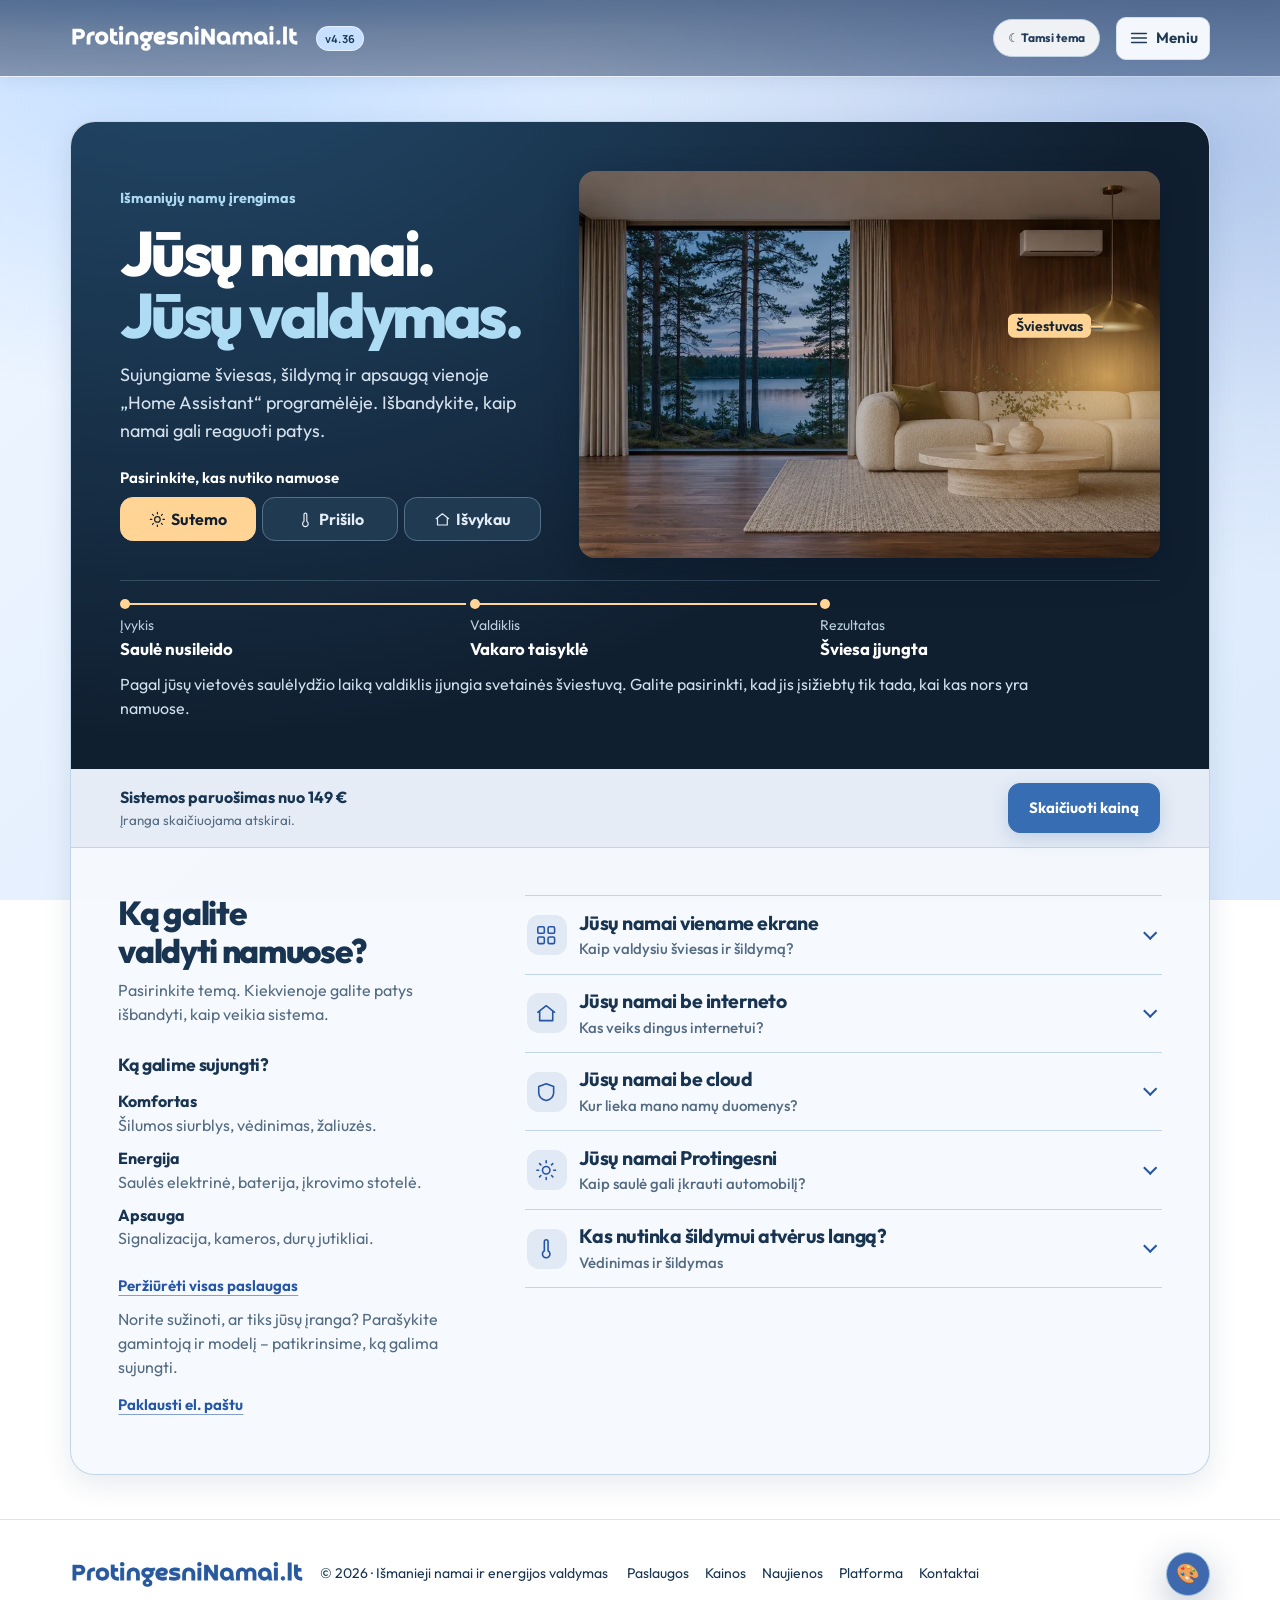
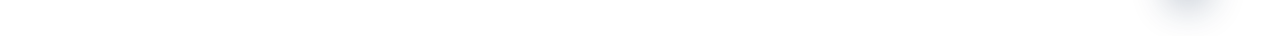
<file: index.html>
<!DOCTYPE html>
<html lang="lt">
<head>
<meta charset="utf-8">
<meta name="viewport" content="width=device-width, initial-scale=1">
<title>ProtingesniNamai.lt – išmanieji namai ir energijos valdymas</title>
<meta name="description" content="Home Assistant diegimas, šildymo, saulės elektrinių, baterijų ir elektromobilių įkrovimo integravimas bei optimizavimas.">
<link rel="preconnect" href="https://fonts.googleapis.com">
<link rel="preconnect" href="https://fonts.gstatic.com" crossorigin>
<link href="https://fonts.googleapis.com/css2?family=Manrope:wght@400;500;600;700;800&family=Quicksand:wght@600;700&display=swap" rel="stylesheet" media="print" onload="this.media='all'">
<link rel="stylesheet" href="site.css?v=4.36">
<!-- GitHub Pages redeploy trigger 2026-11-20; no UI changes. -->
<script defer src="site.js?v=4.36"></script>
</head>
<body>
<div id="pn-scroll-progress" aria-hidden="true"></div>

<header>
  <div class="wrap nav">
    <a href="#pradzia" class="logo" aria-label="ProtingesniNamai.lt – pradžia"><img class="logo-img pn-logo-wordmark" src="assets/wordmark.webp" width="914" height="108" alt="ProtingesniNamai.lt" decoding="async"></a><span class="site-version" title="Svetainės versija">v4.36</span><button type="button" id="v14-theme-toggle" class="v14-theme" aria-pressed="false" title="Perjungti šviesią arba tamsią temą">☾ Tamsi tema</button>
    <nav class="links pn-full-menu" id="links" aria-label="Visi svetainės skyriai">
<div class="pn-full-menu-title"><span>MENIU</span><strong>Kur norėtumėte pradėti?</strong></div>
<div class="pn-menu-group"><div class="pn-menu-heading">SUSIPAŽINKITE</div>
<a href="#pradzia"><span class="pn-menu-icon" aria-hidden="true">⌂</span><span class="pn-menu-copy"><strong>Pradžia</strong><small>Trumpai apie sistemą</small></span><span class="pn-menu-arrow" aria-hidden="true">›</span></a>
<a href="#privalumai"><span class="pn-menu-icon" aria-hidden="true">◇</span><span class="pn-menu-copy"><strong>Kodėl verta</strong><small>Saugumas ir nauda</small></span><span class="pn-menu-arrow" aria-hidden="true">›</span></a>
<a href="#kaip-veikia"><span class="pn-menu-icon" aria-hidden="true">↗</span><span class="pn-menu-copy"><strong>Kaip veikia</strong><small>Interaktyvi demonstracija</small></span><span class="pn-menu-arrow" aria-hidden="true">›</span></a>
</div>
<div class="pn-menu-group"><div class="pn-menu-heading">PASLAUGOS IR KAINOS</div>
<a href="#paslaugos"><span class="pn-menu-icon" aria-hidden="true">⚙</span><span class="pn-menu-copy"><strong>Paslaugos</strong><small>Ką galime sujungti</small></span><span class="pn-menu-arrow" aria-hidden="true">›</span></a>
<a href="#skaiciuotuvas"><span class="pn-menu-icon" aria-hidden="true">€</span><span class="pn-menu-copy"><strong>Kainų skaičiuoklė</strong><small>Asmeninė darbų sąmata</small></span><span class="pn-menu-arrow" aria-hidden="true">›</span></a>
<a href="#platforma"><span class="pn-menu-icon" aria-hidden="true">▣</span><span class="pn-menu-copy"><strong>Klientų platforma</strong><small>Sistemos peržiūra</small></span><span class="pn-menu-arrow" aria-hidden="true">›</span></a>
</div>
<div class="pn-menu-group"><div class="pn-menu-heading">INFORMACIJA</div>
<a href="naujienos/"><span class="pn-menu-icon" aria-hidden="true">▤</span><span class="pn-menu-copy"><strong>Naujienos</strong><small>IT saugumas, Home Assistant ir energetika</small></span><span class="pn-menu-arrow" aria-hidden="true">›</span></a>
<a href="#apie"><span class="pn-menu-icon" aria-hidden="true">i</span><span class="pn-menu-copy"><strong>Apie mus</strong><small>Kas esame</small></span><span class="pn-menu-arrow" aria-hidden="true">›</span></a>
<a href="#kontaktai"><span class="pn-menu-icon" aria-hidden="true">✉</span><span class="pn-menu-copy"><strong>Kontaktai</strong><small>Pateikite užklausą</small></span><span class="pn-menu-arrow" aria-hidden="true">›</span></a>
</div>
<div class="pn-menu-group"><div class="pn-menu-heading">STILIUS IR NUSTATYMAI</div>
<a href="#dizainas"><span class="pn-menu-icon" aria-hidden="true">✦</span><span class="pn-menu-copy"><strong>Dizaino studija</strong><small>Spalvos ir išvaizda</small></span><span class="pn-menu-arrow" aria-hidden="true">›</span></a>
</div>
</nav>
    <a href="#skaiciuotuvas" class="btn btn-p btn-sm btn-cta">Apskaičiuoti kainą</a>
    <button type="button" class="menu-btn" id="menuBtn" aria-label="Atidaryti meniu" aria-controls="links" aria-expanded="false"><svg class="i" aria-hidden="true" viewBox="0 0 24 24"><path d="M4 7h16M4 12h16M4 17h16"/></svg><span class="home-menu-label">Meniu</span></button>
  </div>
</header>

<main class="wrap">
<nav class="pn-journey-nav" aria-label="Pagrindiniai svetainės žingsniai">
<a href="#pradzia" class="pn-nav-card"><span class="pn-nav-icon"><svg aria-hidden="true" viewBox="0 0 24 24" fill="none" stroke="currentColor" stroke-width="1.8" stroke-linecap="round" stroke-linejoin="round"><path d="m3 10 9-7 9 7"/><path d="M5 9.5V21h14V9.5"/><path d="M10 21v-7h4v7"/></svg></span><span class="pn-nav-copy"><span class="pn-nav-num">01 / 04</span><strong>Pradžia</strong><small>Susipažinkite</small></span></a>
<a href="#privalumai" class="pn-nav-card"><span class="pn-nav-icon"><svg aria-hidden="true" viewBox="0 0 24 24" fill="none" stroke="currentColor" stroke-width="1.8" stroke-linecap="round" stroke-linejoin="round"><path d="M12 22s8-4 8-11V5l-8-3-8 3v6c0 7 8 11 8 11Z"/><path d="m9 12 2 2 4-4"/></svg></span><span class="pn-nav-copy"><span class="pn-nav-num">02 / 04</span><strong>Kodėl verta</strong><small>Jūsų nauda</small></span></a>
<a href="#kaip-veikia" class="pn-nav-card"><span class="pn-nav-icon"><svg aria-hidden="true" viewBox="0 0 24 24" fill="none" stroke="currentColor" stroke-width="1.8" stroke-linecap="round" stroke-linejoin="round"><rect x="3" y="4" width="18" height="16" rx="3"/><path d="m10 8 6 4-6 4z"/></svg></span><span class="pn-nav-copy"><span class="pn-nav-num">03 / 04</span><strong>Kaip veikia</strong><small>Pamatykite</small></span></a>
<a href="#skaiciuotuvas" class="pn-nav-card"><span class="pn-nav-icon"><svg aria-hidden="true" viewBox="0 0 24 24" fill="none" stroke="currentColor" stroke-width="1.8" stroke-linecap="round" stroke-linejoin="round"><rect x="5" y="2" width="14" height="20" rx="2"/><path d="M8 6h8M8 11h2M14 11h2M8 15h2M14 15h2M8 19h2M14 19h2"/></svg></span><span class="pn-nav-copy"><span class="pn-nav-num">04 / 04</span><strong>Kainos</strong><small>Sąmata</small></span></a>
</nav>

<div id="service-tools-status" role="status" hidden></div>
<!-- ============ PRADŽIA ============ -->
<section class="page" id="p-pradzia" aria-labelledby="home-title">
<script>if (!location.hash || ['#pradzia', '#isbandyti-kambari'].includes(location.hash)) document.currentScript.parentElement.classList.add('on');</script>
  <div class="home-landing">
    <section class="home-demo room-studio" id="isbandyti-kambari" aria-labelledby="home-title">
      <div class="home-intro">
        <p class="home-service">Išmaniųjų namų įrengimas</p>
        <h1 id="home-title">Jūsų namai. <span>Jūsų valdymas.</span></h1>
        <p class="home-summary">Sujungiame šviesas, šildymą ir apsaugą vienoje „Home Assistant“ programėlėje. Išbandykite, kaip namai gali reaguoti patys.</p>
      </div>
        <fieldset class="home-choices">
          <legend>Pasirinkite, kas nutiko namuose</legend>
          <label><input type="radio" name="home-scene" value="dusk" aria-describedby="home-dusk-result" checked><span><i data-ic="sun" aria-hidden="true"></i>Sutemo</span></label>
          <label><input type="radio" name="home-scene" value="warm" aria-describedby="home-warm-result"><span><i data-ic="thermo" aria-hidden="true"></i>Prišilo</span></label>
          <label><input type="radio" name="home-scene" value="away" aria-describedby="home-away-result"><span><i data-ic="home" aria-hidden="true"></i>Išvykau</span></label>
        </fieldset>
        <div class="home-room" aria-hidden="true">
          <img class="home-room-photo" src="assets/svetaine.webp" alt="" width="840" height="560" decoding="async">
          <div class="home-lamplight"></div>
          <div class="home-cool-air"><i></i><i></i><i></i></div>
          <span class="home-room-pin home-lamp-pin">Šviestuvas</span>
          <span class="home-room-pin home-ac-pin">Kondicionierius</span>
          <div class="home-robot">
            <img src="kambarys/robotas.webp" alt="" width="300" height="146" decoding="async">
            <span class="home-room-pin home-robot-pin">Grindų robotas</span>
          </div>
        </div>
        <div class="room-response" role="status" aria-atomic="true">
          <div id="home-dusk-result" class="scene-story">
            <ol class="scene-steps" aria-label="Kaip suveikia automatika">
              <li><small>Įvykis</small><strong>Saulė nusileido</strong></li>
              <li><small>Valdiklis</small><strong>Vakaro taisyklė</strong></li>
              <li><small>Rezultatas</small><strong>Šviesa įjungta</strong></li>
            </ol>
            <p>Pagal jūsų vietovės saulėlydžio laiką valdiklis įjungia svetainės šviestuvą. Galite pasirinkti, kad jis įsižiebtų tik tada, kai kas nors yra namuose.</p>
          </div>
          <div id="home-warm-result" class="scene-story">
            <ol class="scene-steps" aria-label="Kaip suveikia automatika">
              <li><small>Įvykis</small><strong>Jutiklis rodo 26 °C</strong></li>
              <li><small>Valdiklis</small><strong>Viršyta 25 °C riba</strong></li>
              <li><small>Rezultatas</small><strong>Vėsinimas įjungtas</strong></li>
            </ol>
            <p>Kambario jutikliui užfiksavus karštį, valdiklis įjungia kondicionierių. Kai kambarys atvėsta iki jūsų pasirinktos temperatūros, vėsinimas sustoja.</p>
          </div>
          <div id="home-away-result" class="scene-story">
            <ol class="scene-steps" aria-label="Kaip suveikia automatika">
              <li><small>Įvykis</small><strong>Visi išvyko</strong></li>
              <li><small>Valdiklis</small><strong>Namai tušti</strong></li>
              <li><small>Rezultatas</small><strong>Robotas valo</strong></li>
            </ol>
            <p>Pagal šeimos telefonų buvimo vietą valdiklis atpažįsta, kad išėjo paskutinis žmogus. Tik tada robotas pradeda plauti grindis.</p>
          </div>
        </div>
    </section>
    <div class="home-quote"><p><strong>Sistemos paruošimas nuo 149 €</strong><small>Įranga skaičiuojama atskirai.</small></p><a class="btn btn-p" href="#skaiciuotuvas">Skaičiuoti kainą</a></div>

    <section class="home-guide" aria-labelledby="home-guide-title">
      <div class="home-guide-intro">
        <h2 id="home-guide-title">Ką galite valdyti namuose?</h2>
        <p>Pasirinkite temą. Kiekvienoje galite patys išbandyti, kaip veikia sistema.</p>
      </div>

      <div class="home-topics">
        <details name="home-topic">
          <summary><h3>
            <span class="home-topic-icon" data-ic="grid" aria-hidden="true"></span>
            <span>Jūsų namai viename ekrane<small>Kaip valdysiu šviesas ir šildymą?</small></span>
            <span class="home-topic-mark" aria-hidden="true"></span>
          </h3></summary>
          <div class="home-topic-body">
            <p>Ryte viename ekrane galite patikrinti, ar uždarytos durys, ir įjungti svetainės šviesą. Šildymo nustatymai gali būti šalia, net jei šilumos siurblį ir šviestuvą gamino skirtingos įmonės. Išbandykite šviesos jungiklį – šalia matyti temperatūra ir durų būsena.</p>
            <div class="home-example home-dashboard">
              <label class="home-lamp-cell">
                <input class="home-sr-only" type="checkbox" role="switch" aria-label="Svetainės šviesa">
                <span class="home-cell-head"><span data-ic="light" aria-hidden="true"></span><span class="home-switch-track" aria-hidden="true"></span></span>
                <strong>Šviesa</strong>
                <span class="home-swap"><span>Išjungta</span><span>Įjungta</span></span>
              </label>
              <div><span data-ic="thermo" aria-hidden="true"></span><strong>Šildymas</strong><span>21,5 °C</span></div>
              <div><span data-ic="lock" aria-hidden="true"></span><strong>Durys</strong><span>Uždarytos</span></div>
            </div>
            <a class="home-topic-link" href="#valdymo-skydelis">Išbandyti visą valdymo skydelį</a>
          </div>
        </details>
        <details name="home-topic">
          <summary><h3>
            <span class="home-topic-icon" data-ic="home" aria-hidden="true"></span>
            <span>Jūsų namai be interneto<small>Kas veiks dingus internetui?</small></span>
            <span class="home-topic-mark" aria-hidden="true"></span>
          </h3></summary>
          <div class="home-topic-body">
            <p>Išjunkite internetą pavyzdyje. Jei yra elektra ir veikia namų tinklas, vietinis judesio jutiklis toliau įjungia koridoriaus šviesą. Jutiklis ir šviestuvas su namų valdikliu susisiekia tiesiogiai. Orų prognozė gaunama iš išorės, todėl naujų duomenų teks palaukti, kol ryšys grįš.</p>
            <div class="home-example home-network">
              <label class="home-example-switch"><input class="home-sr-only" type="checkbox" role="switch" aria-label="Internetas pavyzdyje" checked><span class="home-switch-track" aria-hidden="true"></span>Internetas pavyzdyje</label>
              <div class="home-network-states" aria-live="polite" aria-atomic="true">
                <div><span data-ic="cloud" aria-hidden="true"></span><strong>Orų prognozė</strong><span class="home-swap"><span>Neatsinaujina</span><span>Atsinaujina</span></span></div>
                <div><span data-ic="light" aria-hidden="true"></span><strong>Koridoriaus šviesa</strong><span>Įsijungia nuo judesio</span></div>
              </div>
            </div>
            <a class="home-topic-link" href="#lokalumas">Plačiau apie vietinį valdymą</a>
          </div>
        </details>
        <details name="home-topic">
          <summary><h3>
            <span class="home-topic-icon" data-ic="shield" aria-hidden="true"></span>
            <span>Jūsų namai be cloud<small>Kur lieka mano namų duomenys?</small></span>
            <span class="home-topic-mark" aria-hidden="true"></span>
          </h3></summary>
          <div class="home-topic-body">
            <p>Žodis „cloud“ reiškia debesiją – išorinius serverius internete. Šio jutiklio temperatūros istorija saugoma namuose. Vakare programėlėje galite pasižiūrėti, kaip temperatūra keitėsi per dieną. Šiam vietiniam matavimui gamintojo serverio nereikia. Paspauskite „Siųsti matavimą“ ir stebėkite jo kelią.</p>
            <div class="home-example">
              <button type="button" class="home-send-reading" id="home-send-reading">Siųsti matavimą</button>
              <div class="home-data-path">
                <div><span data-ic="thermo" aria-hidden="true"></span><strong>Jutiklis</strong><span id="home-sensor-reading">21,5 °C</span></div>
                <span class="home-signal" aria-hidden="true"><i></i></span>
                <div><span data-ic="cpu" aria-hidden="true"></span><strong>Namų valdiklis</strong><output id="home-stored-reading">Laukia matavimo</output></div>
              </div>
            </div>
          </div>
        </details>
        <details name="home-topic">
          <summary><h3>
            <span class="home-topic-icon" data-ic="sun" aria-hidden="true"></span>
            <span>Jūsų namai Protingesni<small>Kaip saulė gali įkrauti automobilį?</small></span>
            <span class="home-topic-mark" aria-hidden="true"></span>
          </h3></summary>
          <div class="home-topic-body">
            <p>Kai saulė apšviečia modulius, dalį elektros iškart sunaudoja namų prietaisai. Valdiklis palygina elektrinės gamybą su namų poreikiu ir pagal likutį reguliuoja įkrovimą. Šiame pavyzdyje namams reikia 2 kW. Padidinkite saulės elektrinės gamybą ir pamatysite, kiek galios suderinama stotelė gali skirti automobiliui.</p>
            <div class="home-example home-energy">
              <label class="home-example-switch"><input class="home-sr-only" type="checkbox" role="switch" aria-label="Padidinti saulės gamybą"><span class="home-switch-track" aria-hidden="true"></span>Padidinti saulės gamybą</label>
              <dl class="home-energy-readings">
                <div><dt>Saulė</dt><dd class="home-swap"><span>2 kW</span><span>5 kW</span></dd></div>
                <div><dt>Namai</dt><dd>2 kW</dd></div>
                <div><dt>Krovimui</dt><dd class="home-swap"><span>0 kW</span><span>3 kW</span></dd></div>
              </dl>
              <p class="home-swap home-energy-result" role="status" aria-atomic="true"><span>Visą galią naudoja namai. Automobilis laukia.</span><span>Namams pakanka 2 kW. Likę 3 kW tenka automobiliui.</span></p>
            </div>
          </div>
        </details>
        <details name="home-topic">
          <summary><h3>
            <span class="home-topic-icon" data-ic="thermo" aria-hidden="true"></span>
            <span>Kas nutinka šildymui atvėrus langą?<small>Vėdinimas ir šildymas</small></span>
            <span class="home-topic-mark" aria-hidden="true"></span>
          </h3></summary>
          <div class="home-topic-body">
            <p>Ant lango rėmo pritvirtintas jutiklis pastebi, kai atidarote langą. Šiame kambaryje valdiklis tada pristabdo radiatoriaus šildymą. Uždarius langą, termostatas vėl palaiko ankstesnę nustatytą temperatūrą.</p>
            <div class="home-example home-window">
              <label class="home-example-switch"><input class="home-sr-only" type="checkbox" role="switch" aria-label="Atverti langą"><span class="home-switch-track" aria-hidden="true"></span>Atverti langą</label>
              <div class="home-window-model" aria-hidden="true"><span class="home-window-frame"><i></i></span><span class="home-radiator"></span></div>
              <p class="home-swap" role="status" aria-atomic="true"><span>Langas uždarytas. Termostatas palaiko 21 °C.</span><span>Langas atvertas. Kambarys vėdinamas, šildymas pristabdytas.</span></p>
            </div>
          </div>
        </details>
      </div>

      <aside class="home-equipment" aria-labelledby="home-equipment-title">
        <h3 id="home-equipment-title">Ką galime sujungti?</h3>
        <dl>
          <div><dt>Komfortas</dt><dd>Šilumos siurblys, vėdinimas, žaliuzės.</dd></div>
          <div><dt>Energija</dt><dd>Saulės elektrinė, baterija, įkrovimo stotelė.</dd></div>
          <div><dt>Apsauga</dt><dd>Signalizacija, kameros, durų jutikliai.</dd></div>
        </dl>
        <a class="home-topic-link" href="#paslaugos">Peržiūrėti visas paslaugas</a>
        <p>Norite sužinoti, ar tiks jūsų įranga? Parašykite gamintoją ir modelį – patikrinsime, ką galima sujungti.</p>
        <a class="home-topic-link" href="mailto:info@protingesninamai.lt?subject=Ar%20tiks%20mano%20%C4%AFranga%3F">Paklausti el. paštu</a>
      </aside>
    </section>
  </div>
</section>

<section class="page pn-journey-page" id="p-privalumai">
<div class="pn-section-heading"><span class="eyebrow">02 · KODĖL VERTA</span><h1>Kodėl paprastesni namai – protingesni?</h1><p>Svarbiausia ne telefonas su daugiau mygtukų, o namai, kurie patys pasirūpina kasdieniais dalykais.</p></div>
<section class="pn-local" id="lokalumas" aria-label="Kodėl vietiniai išmanieji namai">
<div class="pn-local-heading"><span class="eyebrow">NE TIK PATOGUMAS</span><h2>Išmanūs namai, kuriuos <span class="grad-tx">valdote jūs.</span></h2><p>Įrenginiai neturi nuolat siųsti duomenų į internetą vien tam, kad įjungtumėte šviesą ar pakeistumėte šildymą.</p></div>
<div class="pn-local-grid">
<article class="pn-local-card"><span class="pn-local-icon">🏠</span><h3>Veikia vietoje</h3><p>Kur įranga palaiko LAN, Zigbee ar Modbus, automatizacijos ir valdymas gali veikti namų tinkle net nutrūkus internetui.</p><strong>Mažiau priklausomybės</strong></article>
<article class="pn-local-card"><span class="pn-local-icon">🛡️</span><h3>Privatumas pagal nutylėjimą</h3><p>Vietinius įrenginius galima atskirti nuo interneto, riboti jų išorinį ryšį ir duomenis laikyti savo Home Assistant sistemoje.</p><strong>Daugiau kontrolės</strong></article>
<article class="pn-local-card"><span class="pn-local-icon">⚡</span><h3>Reali pridėtinė vertė</h3><p>Saulės elektrinė, baterija, šildymas ir elektromobilis veikia kartu: naudoja perteklių, prisitaiko prie poreikio ir padeda mažinti sąnaudas.</p><strong>Ne vien programėlė</strong></article>
</div>
<div class="pn-local-compare" id="palyginimas"><div><span class="pn-local-label">Įprasta debesų sistema</span><strong>Įrenginys → internetas → gamintojo serveris → programėlė</strong><small>Veikimas gali priklausyti nuo ryšio, paskyros ir paslaugos teikėjo.</small></div><div class="pn-local-arrow">→</div><div><span class="pn-local-label">Mūsų prioritetas</span><strong>Įrenginys → namų tinklas → Home Assistant</strong><small>Vietinis valdymas ir automatizacijos, kai tai leidžia konkretus įrenginys.</small></div></div>
<div class="pn-local-note">🔎 <strong>Prieš diegdami patikriname suderinamumą.</strong> Kai kuriems įrenginiams reikia debesijos autentifikavimo, nuotolinių paslaugų arba interneto atnaujinimams. Interneto prieigą ribojame tik įvertinę, kas veiks be jos.</div>
<div class="pn-local-cta"><span>Norite sužinoti, kuriuos jūsų įrenginius galima valdyti lokaliai?</span><a href="#skaiciuotuvas" class="btn btn-p">Įvertinti sistemą ↗</a></div>
</section>
<div class="pn-inlife"><h2>Kaip tai atrodo kasdien?</h2><div class="pn-inlife-grid">
<div><span>🌐</span><strong>Dingo internetas?</strong><p>Vietiniu ryšiu veikiantys šviestuvai ir automatikos gali veikti toliau.</p></div>
<div><span>🔆</span><strong>Šviečia saulė?</strong><p>Perteklinė energija gali būti nukreipiama į bateriją, vandenį ar automobilį.</p></div>
<div><span>🔐</span><strong>Rūpi privatumas?</strong><p>Kur įmanoma, ribojame įrenginių išorinį ryšį ir saugome duomenis namuose.</p></div>
</div><p class="pn-qualification">Galimybės priklauso nuo konkretaus įrenginio modelio, sąsajų ir pasirinktos konfigūracijos.</p></div>
<div class="pn-page-next"><div><b>Norite pamatyti, kaip tai veikia?</b><span>Interaktyvioje demonstracijoje galite pakeisti saulės prognozę ir stebėti sistemos sprendimus.</span></div><a href="#kaip-veikia" class="btn btn-p">Išbandyti →</a></div>
</section>
<section class="page pn-journey-page" id="p-kaip-veikia">
<div class="pn-section-heading"><span class="eyebrow">03 · KAIP VEIKIA</span><h1>Įrenginiai tariasi tarpusavyje.</h1><p>Saulė, šildymas, baterija ir automobilis matomi vienoje vietoje. Sistema gali priimti sprendimus pagal realias sąlygas.</p></div>


<iframe id="pn-room-demo" title="Svetainė prie ežero – interaktyvus kambarys" loading="lazy" data-src="kambarys/index.html" style="display:block;width:100%;height:680px;border:0;margin:24px 0"></iframe>
<script src="kambarys/embed.js" defer></script>
<!-- PN_HA_DEVICE_PREVIEW_V3 — official demo in phone/tablet/wall-display device shells -->
<section class="pn-device-showcase" id="pn-ha-demo-embed" aria-label="Oficialus Home Assistant demo skirtinguose ekranuose">
  <div class="pn-device-head">
    <div>
      <h2>Išbandykite valdymą <span class="grad-tx">tiesiog čia.</span></h2>
      <p>Pasirinkite ekrano dydį – visuose režimuose veikia tas pats oficialus „Home Assistant“ demonstracinis puslapis.</p>
    </div>
  </div>
  <div class="pn-device-selector" role="group" aria-label="Pasirinkite įrenginio ekraną">
    <button class="pn-device-choice is-active" type="button" data-pn-device="phone" aria-pressed="true"><span aria-hidden="true">▯</span> Telefonas</button>
    <button class="pn-device-choice" type="button" data-pn-device="tablet" aria-pressed="false"><span aria-hidden="true">▭</span> Tab S12+</button>
    <button class="pn-device-choice" type="button" data-pn-device="sonoff86" aria-pressed="false"><span aria-hidden="true">▦</span> Sonoff 86</button>
    <button class="pn-device-choice" type="button" data-pn-device="sonoff120" aria-pressed="false"><span aria-hidden="true">▯</span> Sonoff 120</button>
    <button class="pn-device-choice" type="button" data-pn-device="shelly" aria-pressed="false"><span aria-hidden="true">▭</span> Shelly X2i</button>
  </div>
  <div class="pn-device-stage">
    <div class="pn-device-scale-box">
      <div class="pn-device-shell" data-pn-screen="phone">
        <span class="pn-device-camera" aria-hidden="true"></span>
        <div class="pn-device-display">
          <iframe
            class="pn-device-iframe"
            title="Oficiali Home Assistant demonstracija įrenginio ekrane"
            data-src="https://demo.home-assistant.io/#/lovelace/home"
            loading="lazy"
            allow="fullscreen"
            referrerpolicy="strict-origin-when-cross-origin"></iframe>
        </div>
        <span class="pn-device-gesture" aria-hidden="true"></span>
      </div>
    </div>
  </div>
  <div class="pn-device-foot">
    <div><strong class="pn-device-profile-title">Telefonas</strong><span class="pn-device-profile-description">Vertikalus telefono ekranas · 390 × 844 (peržiūros proporcijos)</span></div>
    <p>Tai tikros oficialios demonstracijos peržiūra. Sieninių ekranų režimai imituoja jų ekrano proporcijas, o ne garantuoja identišką gamintojo sąsają.</p>
  </div>
</section>
<!-- /PN_HA_DEVICE_PREVIEW_V3 -->


<section class="pn-cinema" id="pn-cinema" data-phase="day" aria-label="Interaktyvi saulės, baterijos ir elektros tinklo demonstracija">
 <div class="pn-film-heading"><div><span class="eyebrow">NAMAI, KURIE REAGUOJA Į SĄLYGAS</span><h2>Viena diena. <span class="grad-tx">Keturi scenarijai.</span></h2><p>Paspauskite scenarijų – pamatysite, kaip keičiasi namai ir jų energija.</p></div><span class="pn-film-demo">● DEMONSTRACIJA</span></div>
 <div class="pn-film-choices" role="group" aria-label="Pasirinkite, kas vyksta namuose">
  <button type="button" data-scene="dawn" aria-pressed="false">🌅 <span>Saulėtekis</span></button>
  <button type="button" data-scene="day" aria-pressed="true">☀️ <span>Saulėta diena</span></button>
  <button type="button" data-scene="storm" aria-pressed="false">⛈️ <span>Dingo elektra</span></button>
  <button type="button" data-scene="night" aria-pressed="false">🌙 <span>Naktis</span></button>
 </div>
 <div class="pn-film-visual">
  <div class="pn-film-top"><span class="pn-film-clock" id="pn-film-clock">13:00 · Saulėta</span><span class="pn-film-grid" id="pn-film-grid">● Tinklas veikia</span></div>
  <svg id="pn-film-svg" viewBox="0 0 900 465" preserveAspectRatio="xMidYMid meet" role="img" aria-label="Namas su saulės moduliais, baterija ir elektromobiliu; animacija parodo saulę, audrą ir elektros srautus">
   <defs>
    <linearGradient id="pnfilm-sky" x2="0" y2="1"><stop class="pnfilm-sky-a" offset="0"/><stop class="pnfilm-sky-b" offset="1"/></linearGradient>
    <linearGradient id="pnfilm-roof" x1="0" y1="0" x2="1" y2="1"><stop stop-color="#345f7a"/><stop offset="1" stop-color="#20374e"/></linearGradient>
    <linearGradient id="pnfilm-wall" x2="0" y2="1"><stop stop-color="#fffdf7"/><stop offset="1" stop-color="#c5d7df"/></linearGradient>
    <linearGradient id="pnfilm-panel" x1="0" y1="0" x2="1" y2="1"><stop stop-color="#4b91af"/><stop offset=".5" stop-color="#18415e"/><stop offset="1" stop-color="#39769f"/></linearGradient>
    <radialGradient id="pnfilm-glow"><stop stop-color="#ffefae" stop-opacity=".7"/><stop offset="1" stop-color="#ffefae" stop-opacity="0"/></radialGradient>
    <filter id="pnfilm-shadow"><feDropShadow dx="0" dy="11" stdDeviation="11" flood-color="#16344b" flood-opacity=".25"/></filter>
   </defs>
   <rect width="900" height="465" fill="url(#pnfilm-sky)"/>
   <g class="pnfilm-stars" fill="#e6f3ff"><circle cx="95" cy="75" r="2"/><circle cx="310" cy="40" r="1.8"/><circle cx="480" cy="125" r="1.7"/><circle cx="655" cy="72" r="2"/><circle cx="800" cy="40" r="1.7"/><circle cx="865" cy="139" r="1.6"/></g>
   <g id="pnfilm-sun" class="pnfilm-sun"><circle r="88" fill="url(#pnfilm-glow)"/><circle r="31" fill="#ffde83"/><circle r="25" fill="#fff0b1"/></g>
   <g class="pnfilm-moon" transform="translate(745 90)"><circle r="27" fill="#f3f6ff"/><circle cx="12" cy="-13" r="24" fill="#354d6f"/></g>
   <g class="pnfilm-cloud c1" transform="translate(112 98)" fill="#f4fbff"><ellipse cy="12" rx="72" ry="21"/><ellipse cx="-29" cy="-3" rx="36" ry="29"/><ellipse cx="13" cy="-14" rx="42" ry="39"/><ellipse cx="51" cy="3" rx="36" ry="27"/></g>
   <g class="pnfilm-cloud c2" transform="translate(724 120)" fill="#f4fbff"><ellipse cy="12" rx="80" ry="23"/><ellipse cx="-35" cy="-8" rx="38" ry="31"/><ellipse cx="12" cy="-17" rx="43" ry="42"/><ellipse cx="52" cy="3" rx="43" ry="27"/></g>
   <g class="pnfilm-wind" stroke="#ddf2ff" stroke-width="4" stroke-linecap="round" fill="none"><path d="M15 175Q126 147 236 169T399 161"/><path d="M533 206Q682 175 840 196"/><path d="M42 231Q126 204 220 228"/></g>
   <g class="pnfilm-rain" stroke="#c2efff" stroke-width="3" stroke-linecap="round"><path d="M30 176l-14 36M117 145l-14 36M201 190l-14 36M290 165l-14 36M388 192l-14 36M471 157l-14 36M554 186l-14 36M647 142l-14 36M721 183l-14 36M815 158l-14 36M880 199l-14 36"/></g>
   <path class="pnfilm-lightning" d="M728 128l-32 69h38l-29 65 84-104h-48l20-30z" fill="#fff2a6" stroke="#fff" stroke-width="5"/>
   <path d="M0 330Q180 282 365 323T900 318V465H0Z" fill="#85b6aa" opacity=".75"/>
   <path d="M0 382Q200 334 410 366T900 365V465H0Z" fill="#75a493"/>
   <ellipse cx="472" cy="415" rx="260" ry="30" fill="#245368" opacity=".19"/>
   <!-- Utility grid at left -->
   <g class="pnfilm-pylon" stroke="#416477" stroke-width="5" stroke-linecap="round" stroke-linejoin="round" fill="none"><path d="M111 224L72 395M111 224l39 171M86 289h50M77 337h69M72 395h78M81 298l60 58m0-58l-60 58"/><path d="M52 249h117M66 268h89" stroke-width="4"/></g>
   <!-- House walls, roof and windows -->
   <g filter="url(#pnfilm-shadow)">
    <path d="M273 249h252v152H273z" fill="url(#pnfilm-wall)"/>
    <path d="M525 249l140-57v164l-140 45z" fill="#b8cedb"/>
    <path d="M245 244L411 151l285 80-171 75z" fill="url(#pnfilm-roof)" stroke="#254258" stroke-width="9" stroke-linejoin="round"/>
    <path d="M245 244l280 62v13l-283-65zM525 306l171-75v14l-171 74z" fill="#254258"/>
    <g fill="url(#pnfilm-panel)" stroke="#a2cce3" stroke-width="2">
     <path d="M339 219l38-22 44 12-38 22z"/><path d="M388 231l39-21 44 12-39 22z"/><path d="M437 244l39-21 44 12-40 22z"/><path d="M486 257l39-21 44 12-40 22z"/>
     <path d="M370 242l38-22 44 13-38 22z"/><path d="M419 255l39-22 44 13-39 22z"/><path d="M469 269l39-22 44 13-39 22z"/>
    </g>
    <rect class="pnfilm-window" x="310" y="296" width="74" height="71" rx="4" fill="#527f98" stroke="#e5f3f5" stroke-width="7"/><path d="M347 300v64" stroke="#dbeaf0" stroke-width="5"/>
    <rect class="pnfilm-window" x="424" y="314" width="60" height="83" rx="4" fill="#527f98" stroke="#e5f3f5" stroke-width="7"/><path d="M454 314v82" stroke="#dbeaf0" stroke-width="5"/>
    <path d="M556 300l71-28v71l-71 28z" fill="#517e91" stroke="#e4edf4" stroke-width="6"/><path d="M592 284v73" stroke="#e4edf4" stroke-width="4"/>
    <path d="M273 402l252 1 140-45" fill="none" stroke="#e4e9eb" stroke-width="9"/>
   </g>
   <g class="pnfilm-tree" transform="translate(225 331)"><path d="M0 10v77" stroke="#726e5c" stroke-width="10"/><circle cx="-13" cy="-7" r="29" fill="#5fa18a"/><circle cx="16" cy="-18" r="33" fill="#73ad86"/><circle cx="22" cy="12" r="27" fill="#478b77"/></g>
   <!-- Battery station -->
   <g><rect x="759" y="296" width="69" height="114" rx="9" fill="#e7f2ef" stroke="#638b99" stroke-width="6"/><rect x="774" y="311" width="38" height="10" rx="5" fill="#458f87"/><rect x="772" y="335" width="42" height="61" rx="5" fill="#a7cfc3"/><rect id="pnfilm-battery-level" x="775" y="354" width="36" height="38" rx="4" fill="#28bf9a"/><path d="M792 346l-8 18h9l-4 19 17-25h-10l6-12" stroke="#e8ffeb" stroke-width="3" fill="none"/></g>
   <!-- Electric vehicle -->
   <g><path d="M669 402l25-28h80l25 27 18 9v21H659v-19z" fill="#d9eaf1" stroke="#42687b" stroke-width="5"/><path d="M701 380h68l18 20h-105z" fill="#659db1"/><circle cx="697" cy="430" r="17" fill="#253a4b" stroke="#97beca" stroke-width="6"/><circle cx="783" cy="430" r="17" fill="#253a4b" stroke="#97beca" stroke-width="6"/></g>
   <g class="pnfilm-flows" stroke-width="6" stroke-linecap="round" fill="none">
    <path class="pnfilm-flow f-solar" d="M464 254Q508 269 540 340" stroke="#ffe090"/>
    <path class="pnfilm-flow f-battery" d="M757 351Q686 344 654 354" stroke="#5af0ca"/>
    <path class="pnfilm-flow f-grid" d="M160 338Q211 323 266 349" stroke="#d6ecfa"/>
    <path class="pnfilm-flow f-car" d="M616 386Q640 421 659 419" stroke="#71d9f4"/>
   </g>
   <g class="pnfilm-outage" transform="translate(166 325)"><circle r="19" fill="#ef655d" stroke="#ffd5d5" stroke-width="4"/><path d="M-7 -7l14 14m0-14l-14 14" stroke="white" stroke-width="4" stroke-linecap="round"/></g>
  </svg>
  <span class="pn-film-caption"><span id="pn-film-caption-icon">☀️</span><strong id="pn-film-caption">Saulės energija namams</strong></span>
 </div>
 <div class="pn-film-info">
  <div class="pn-film-metrics">
   <div><span>☀️ Saulė</span><strong id="pn-film-pv">7,4 <small>kW</small></strong></div>
   <div><span>🏠 Namai</span><strong id="pn-film-load">1,5 <small>kW</small></strong></div>
   <div><span>🔋 Baterija</span><strong id="pn-film-soc">76 <small>%</small></strong></div>
   <div><span>⚡ Tinklas</span><strong id="pn-film-net">Veikia</strong></div>
  </div>
  <div class="pn-film-tip"><span>✦</span><div><strong id="pn-film-title">Namus maitina saulė</strong><p id="pn-film-explain">Saulės energija pirmiausia naudojama namuose, o likutis gali krauti bateriją ir automobilį.</p></div></div>
  <div class="pn-film-bottom"><label for="pn-film-hour">Keiskite laiką <output id="pn-film-hour-label">13:00</output><input id="pn-film-hour" type="range" min="5" max="23" value="13"></label><button type="button" id="pn-film-play" aria-pressed="false">▶ Paleisti parą</button></div>
  <p class="pn-film-legal">Iliustracija – ne realūs elektros matavimai. Nutrūkus tinklo tiekimui, rezervinis maitinimas veikia tik su tam pritaikytu inverteriu, baterija ir tinkamai įrengta elektros instaliacija.</p>
 </div>
</section>
<div class="pn-how-simple"><div><span>📡</span><b>Pamatuoja</b><small>Oras, elektra, temperatūra</small></div><i>→</i><div><span>🧠</span><b>Nusprendžia</b><small>Pagal jūsų taisykles</small></div><i>→</i><div><span>🏡</span><b>Sureaguoja</b><small>Šildymas, EV, baterija</small></div></div>
<details class="pn-film-expand" id="pn-film-expand"><summary>📊 Daugiau: grafikai, automatizacijos ir DUK <b>＋</b></summary><div class="pn-film-expand-body"><section class="v14" id="v14-showcase" aria-label="Kaip veikia išmaniųjų namų automatizacija">
 <div class="sec-head v16-head"><span class="eyebrow">GYVA DEMONSTRACIJA · PAVYZDINIAI DUOMENYS</span><h2>Pamatykite, kaip namai <span class="grad-tx">mąsto patys.</span></h2><p class="intro">Pakeiskite orus – stebėkite, kaip keičiasi energija ir sprendimai.</p></div>
 <div class="v14-grid">
  <div class="v14-box">
   <h3>☀️ Pasirinkite orus</h3>
   <div class="v14-presets"><button type="button" class="v14-preset" data-v14-preset="autumn">🌬️ Ruduo</button><button type="button" class="v14-preset" data-v14-preset="spring">☀️ Pavasaris</button><button type="button" class="v14-preset" data-v14-preset="winter">❄️ Žiema</button></div>
   <label class="v14-control">Saulės gamybos prognozė <output id="v14-sun-out">9 kWh</output><input id="v14-sun" type="range" min="0" max="50" value="9"></label>
   <label class="v14-control">Vėjo gūsiai <output id="v14-wind-out">20 m/s</output><input id="v14-wind" type="range" min="0" max="30" value="20"></label>
   <label class="v14-control">Lauko temperatūra <output id="v14-temp-out">11 °C</output><input id="v14-temp" type="range" min="-25" max="30" value="11"></label>
   <label style="display:flex;align-items:center;gap:9px;margin-top:18px"><input type="checkbox" id="v14-home" checked> Namuose yra žmonių</label>
  </div>
  <div class="v14-box" aria-live="polite">
   <h3>🧠 Ką nusprendžia namai?</h3>
   <div id="v14-decisions"></div><div class="v15-chart" aria-label="Interaktyvus paros saulės gamybos, namų vartojimo ir baterijos įkrovos grafikas">
<h3>📈 Energija per 24 val.</h3>
<svg id="v15-energy-svg" viewBox="0 0 720 280" role="img" aria-label="Saulės gamybos ir namų vartojimo kreivės bei baterijos įkrovos lygis" preserveAspectRatio="xMidYMid meet">
<defs><linearGradient id="v15-solar-fill" x1="0" y1="0" x2="0" y2="1"><stop offset="0" stop-color="#f2bb35" stop-opacity=".55"/><stop offset="1" stop-color="#f2bb35" stop-opacity=".04"/></linearGradient></defs>
<g id="v15-grid"></g><path id="v15-solar-area" fill="url(#v15-solar-fill)"></path><path id="v15-solar-line" fill="none" stroke="#e3a91e" stroke-width="3" stroke-linejoin="round"></path><path id="v15-load-line" fill="none" stroke="#188c82" stroke-width="3" stroke-linejoin="round"></path><path id="v15-battery-line" fill="none" stroke="#6086bf" stroke-width="2.5" stroke-dasharray="6 5" stroke-linejoin="round"></path><g id="v15-cursor"></g></svg>
<div class="v15-legend"><span><i style="background:#e3a91e"></i>Saulės gamyba</span><span><i style="background:#188c82"></i>Namų vartojimas</span><span><i style="background:#6086bf"></i>Baterijos įkrova (santykinė)</span></div>
<label class="v14-control" style="margin-top:14px">🕒 Valanda <output id="v15-hour-label">12:00</output><input id="v15-hour" type="range" min="0" max="23" step="1" value="12"></label>
<div class="v15-hour-detail" id="v15-hour-detail" aria-live="polite"></div></div>
   <p class="v16-note">ⓘ Demonstracinis modelis, ne tikra namų telemetrija.</p>
  </div>
 </div>
 <div style="margin-top:48px"><h2>Viena sistema. Visi namai.</h2>
  <div class="v14-flow"><div><div class="v16-symbol">☁️</div><h3>Duomenys</h3><p>Oras · Tarifai · Jutikliai</p></div><span aria-hidden="true">→</span><div><div class="v16-symbol">🧠</div><h3>Home Assistant</h3><p>Analizuoja · Sprendžia · Tikrina</p></div><span aria-hidden="true">→</span><div><div class="v16-symbol">🏠</div><h3>Jūsų namai</h3><p>⚡ Energija · 🌡️ Šildymas · 🚗 EV</p></div></div>
 </div>
 <div style="margin-top:48px"><h2>🕘 Išmani namų para</h2><p class="intro">Spustelėkite valandą ir pamatykite, kas vyksta.</p>
  <div class="v15-timeline" id="v15-timeline" role="group" aria-label="Interaktyvi 24 valandų veiksmų juosta"><div class="v15-timeline-head"><span>00:00</span><span>06:00</span><span>12:00</span><span>18:00</span><span>23:00</span></div><div class="v15-lane"><b>Energija</b><div id="v15-energy-lane" class="v15-lane-bars"></div></div><div class="v15-lane"><b>Komfortas</b><div id="v15-comfort-lane" class="v15-lane-bars"></div></div><div class="v15-lane"><b>EV įkrovimas</b><div id="v15-ev-lane" class="v15-lane-bars"></div></div></div></div><div style="margin-top:48px"><h2>🏡 Namo sprendimai vienu žvilgsniu</h2><p class="intro">Pavyzdiniai rodmenys ir jų reikšmė.</p><div class="v14-grid"><div class="v14-box"><div class="v16-symbol">☀️</div><h3>28 kWh</h3><p class="muted">Daug saulės → paliekama vietos baterijoje.</p></div><div class="v14-box"><div class="v16-symbol">🌬️</div><h3>20 m/s</h3><p class="muted">Stiprus vėjas → galima didinti rezervą.</p></div><div class="v14-box"><div class="v16-symbol">🌡️</div><h3>−8 °C</h3><p class="muted">Šaltis → šildymas pagal šilumos kreivę.</p></div><div class="v14-box"><div class="v16-symbol">🚗</div><h3>EV prijungtas</h3><p class="muted">Įkrovimas → pagal tarifą ir saulę.</p></div></div></div>
 <details class="pn-advanced"><summary>📚 Daugiau informacijos: palyginimas, įrengimas ir DUK <span aria-hidden="true">＋</span></summary><div class="pn-advanced-content"><div style="margin-top:48px"><h2>⚖️ Kodėl verta sujungti?</h2><div class="v14-box v14-table"><table><thead><tr><th>Galimybė</th><th>Atskiros gamintojų programėlės</th><th>Integruota Home Assistant sistema</th></tr></thead><tbody><tr><td>Visų įrenginių vaizdas</td><td>Dažnai atskirose programėlėse</td><td>Bendras valdymo skydelis</td></tr><tr><td>Energijos koordinavimas</td><td>Priklauso nuo gamintojo</td><td>Galimas tarp kelių suderinamų įrenginių</td></tr><tr><td>Veikimas be interneto</td><td>Priklauso nuo įrenginio</td><td>Vietinės integracijos gali veikti autonomiškai</td></tr><tr><td>Pritaikymas ir plėtra</td><td>Gamintojo numatytos funkcijos</td><td>Individualios automatizacijos ir integracijos</td></tr></tbody></table></div></div>
 <div style="margin-top:48px"><h2>🛠️ 5 žingsniai iki išmanių namų</h2><div class="v14-steps"><div><b>01</b><h3>Įvertinimas</h3><p class="muted">Aptariame įrangą ir tikslus.</p></div><div><b>02</b><h3>Pasiūlymas</h3><p class="muted">Apibrėžiame apimtį ir kainą.</p></div><div><b>03</b><h3>Diegimas</h3><p class="muted">Sujungiame suderinamus įrenginius.</p></div><div><b>04</b><h3>Testavimas</h3><p class="muted">Tikriname saugą ir automatizacijas.</p></div><div><b>05</b><h3>Perdavimas</h3><p class="muted">Pateikiame dokumentaciją ir prieigas.</p></div></div></div>
 <div style="margin-top:48px"><h2>❔ Dažniausi klausimai</h2><div class="v14-box"><details><summary>Ar veiks be interneto?</summary><p>Vietinės integracijos paprastai veikia ir be interneto. Debesies paslaugos, nuotoliniai pranešimai ir naujos prognozės gali būti nepasiekiami.</p></details><details><summary>Ar galima prijungti mano įrenginius?</summary><p>Suderinamumas tikrinamas pagal konkretų modelį, jo programinę versiją ir palaikomas sąsajas.</p></details><details><summary>Ar reikės keisti visą įrangą?</summary><p>Dažniausiai pradedama nuo turimos įrangos. Papildomi valdikliai ar jutikliai siūlomi tik kai jų reikia.</p></details><details><summary>Ar yra privalomas mėnesinis mokestis?</summary><p>Home Assistant gali veikti be privalomos platformos prenumeratos, tačiau kai kurios papildomos paslaugos ar integracijos gali kainuoti.</p></details><details><summary>Kaip sužinosiu, kodėl sistema ką nors padarė?</summary><p>Galima pateikti automatizacijų aprašus, veiksmų žurnalus, būsenas ir pranešimus apie klaidas.</p></details></div></div>
</div></details></section>
</div></details>
<div class="pn-page-next"><div><b>O kiek tai kainuotų jūsų namams?</b><span>Sąmatą galite susidaryti pagal turimą įrangą.</span></div><a href="#skaiciuotuvas" class="btn btn-p">Skaičiuoti kainą →</a></div>
</section>




<!-- ============ PASLAUGOS ============ -->
<section class="page" id="p-dizainas">
<div class="pn-ds-hero"><span class="eyebrow">IŠVAIZDOS LABORATORIJA 2.0</span><h1>Susikurkite savo <span class="grad-tx">Aurora dizainą.</span></h1><p>20 mėlynų atspalvių, 20 Aurora stilių ir 20 į Outfit panašių šriftų. Gradientai, šešėliai, švytėjimas ir detalės – viskas keičiama gyvai visoje svetainėje, ne tik peržiūros kortelėje.</p><button type="button" class="btn btn-p" id="pn-ds-open-drawer">🎨 Atidaryti greitą dizaino valdiklį</button></div>
<div class="pn-ds-grid"><div class="pn-ds-choices">
<section class="pn-ds-panel"><div class="pn-ds-sectiontop"><div><small>01 / MĖLYNI ATSPALVIAI</small><h2>Pasirinkite spalvą</h2></div><span>20 variantų</span></div><div class="pn-ds-options pn-ds-colors" id="pn-ds-colors" role="group" aria-label="Spalvų variantai"></div></section>
<section class="pn-ds-panel"><div class="pn-ds-sectiontop"><div><small>02 / AURORA STILIAI</small><h2>Pasirinkite stilių</h2></div><span>10 variantų</span></div><div class="pn-ds-options pn-ds-styles" id="pn-ds-styles" role="group" aria-label="Dizaino stiliai"></div></section>
<section class="pn-ds-panel"><div class="pn-ds-sectiontop"><div><small>03 / GEOMETRINIAI ŠRIFTAI</small><h2>Pasirinkite šriftą</h2></div><span>10 variantų</span></div><div class="pn-ds-options pn-ds-fonts" id="pn-ds-fonts" role="group" aria-label="Šriftų variantai"></div></section>
<section class="pn-ds-panel"><div class="pn-ds-sectiontop"><div><small>04 / GRADIENTAS</small><h2>Fono gradientai</h2></div><span>12 variantų</span></div><div class="pn-ds-options pn-ds-gradients" id="pn-ds-gradients" role="group" aria-label="Gradientų variantai"></div></section>
<section class="pn-ds-panel"><div class="pn-ds-sectiontop"><div><small>05 / DVISPALVIAI</small><h2>Dviejų spalvų perėjimai</h2></div><span>10 derinių</span></div><p class="pn-ds-grad-note">Spalvos pereina nuo viršutinio kairiojo kampo iki apatinio dešiniojo. Pasirinkus pasikeis visos svetainės fonas.</p><div class="pn-ds-options pn-ds-gradients" id="pn-ds-duos" role="group" aria-label="Dvispalviai gradientai"></div></section>
<section class="pn-ds-panel"><div class="pn-ds-sectiontop"><div><small>06 / ŠEŠĖLIAI</small><h2>Kortelių šešėliai</h2></div><span>8 variantai</span></div><div class="pn-ds-options pn-ds-effects" id="pn-ds-shadows" role="group" aria-label="Šešėlių variantai"></div></section>
<section class="pn-ds-panel"><div class="pn-ds-sectiontop"><div><small>07 / GLOW</small><h2>Švytėjimo efektai</h2></div><span>8 variantai</span></div><div class="pn-ds-options pn-ds-effects" id="pn-ds-glows" role="group" aria-label="Švytėjimo variantai"></div></section>
<section class="pn-ds-panel"><div class="pn-ds-sectiontop"><div><small>08 / DETALĖS</small><h2>Individualūs nustatymai</h2></div></div><div class="pn-font-size-control"><div class="pn-font-size-header"><div><strong>Šrifto dydis</strong><small>Reguliuokite antraštes ir pagrindinį tekstą</small></div><output id="pn-ds-font-size-out" for="pn-ds-font-size">100 %</output></div><div class="pn-font-size-presets" role="group" aria-label="Šrifto dydžio pasirinkimai"><button type="button" data-pn-font-preset="90" aria-pressed="false">Mažas</button><button type="button" data-pn-font-preset="100" aria-pressed="true">Įprastas</button><button type="button" data-pn-font-preset="110" aria-pressed="false">Didelis</button><button type="button" data-pn-font-preset="120" aria-pressed="false">Labai didelis</button></div><input id="pn-ds-font-size" type="range" min="85" max="125" step="5" value="100" aria-label="Svetainės šrifto dydis"><div class="pn-font-size-limits"><span>85 %</span><span>125 %</span></div></div><div class="pn-ds-sliders"><label for="pn-ds-radius">Kortelių kampai <output id="pn-ds-radius-out">24 px</output></label><input id="pn-ds-radius" type="range" min="8" max="44" value="24" step="2"><label for="pn-ds-intensity">Efektų intensyvumas <output id="pn-ds-intensity-out">48 %</output></label><input id="pn-ds-intensity" type="range" min="0" max="100" value="48" step="5"></div></section>
</div>
<div class="pn-ds-side"><div class="pn-ds-preview"><small>GYVA PERŽIŪRA</small><h2 id="pn-ds-preview-title">Namai, kuriuos valdote jūs.</h2><p>Vienas valdymas. Daugiau privatumo. Mažesnės energijos sąnaudos.</p><div class="pn-ds-preview-metrics"><div><b>6,8 kW</b><span>☀ Saulės gamyba</span></div><div><b>82 %</b><span>🔋 Baterija</span></div></div><div class="pn-ds-preview-nav"><span>🏡 Vietinis valdymas</span><span>⚡ Energija</span><span>🛡 Privatumas</span></div><button type="button" id="pn-ds-preview-apply" class="btn btn-p">Pamatyti pradiniame puslapyje ↗</button></div>
<div class="pn-ds-saved"><div><b>Jūsų išvaizdos rinkinys</b><p id="pn-ds-summary">Mėlyna · Aurora · Outfit</p></div><button type="button" id="pn-ds-reset">↺ Atstatyti</button></div>
<p class="pn-ds-note">Outfit + Aurora + Mėlyna – naujas numatytasis derinys. Pakeisti pasirinkimai išsaugomi tik jūsų naršyklėje. Greitas valdiklis visada pasiekiamas per 🎨 mygtuką.</p></div>
</div></section>
<section class="page" id="p-paslaugos">
  <div class="sec-head">
    <span class="eyebrow">Paslaugos</span>
    <h2>Išmaniųjų namų ir energijos sprendimai</h2>
    <p class="lead">Dirbame su Home Assistant – atvira platforma, kuri veikia jūsų namuose, o ne svetimame debesyje. Sistema lieka jūsų, ją galima plėsti bet kada.</p>
  </div>
  <div class="grid g3" id="services"></div>

  <div class="band" id="demo">
    <div class="sec-head"><span class="eyebrow">Skydelių pavyzdžiai</span><h2>Išbandykite patys</h2>
      <p class="lead">Trys valdymo skydelio lygiai – tie patys, kuriuos rasite kainų skaičiuotuve. Viskas paspaudžiama ir veikia; dešinėje matysite, ką kiekvienas paspaudimas darytų tikruose namuose. Duomenys pavyzdiniai.</p></div>
    <div class="demo-tabs">
      <button class="dtab on" data-tier="1"><b>Standartinis</b><small>Įskaičiuotas · paprastas</small></button>
      <button class="dtab" data-tier="2"><b>Individualus</b><small>+150 € · tvarkingas ir gražus</small></button>
      <button class="dtab" data-tier="3"><b>Premium</b><small>+290 € · tikroviški vaizdai, animacijos</small></button>
    </div>
    <div class="demo-info"><p id="demoInfo"></p><button class="btn btn-p btn-sm" id="demoPick">Pasirinkti šį skydelį</button></div>
    <div class="demo-stage" id="demoStage">
      <div class="frame phone" id="demoFrame"><div class="screen" id="demoScreen"></div></div>
      <aside class="card demo-log"><h3>Ką daro paspaudimas</h3><ol id="demoLogList"></ol><p class="hint">Paspauskite plytelę, scenarijų ar mygtuką skydelyje.</p></aside>
    </div>
  </div>
  <div class="cta-band">
    <div><h2>Nežinote, nuo ko pradėti?</h2><p class="muted" style="margin-top:6px">Aprašykite situaciją – pasiūlysime sprendimą ir preliminarią kainą.</p></div>
    <div style="display:flex;gap:10px;flex-wrap:wrap"><a href="#skaiciuotuvas" class="btn btn-p">Skaičiuotuvas</a><a href="#kontaktai" class="btn btn-g">Konsultacija</a></div>
  </div>
</section>

<!-- ============ SKAIČIUOTUVAS ============ -->
<section class="page" id="p-skaiciuotuvas">
  <div class="sec-head">
    <span class="eyebrow">Kainų skaičiuotuvas</span>
    <h2>Individuali sąmata nuo pradinės kainos</h2>
    <p class="lead">Pasirinkite prietaisus ir reikalingus darbus. <strong>Skaičiuojamos tik mūsų paslaugos: paruošimas, montavimas, konfigūravimas ir integravimas.</strong> Serverio, prietaisų ir medžiagų įsigijimo kainos neįtraukiamos.</p>
  </div>

  <div class="calc">
    <div>
<div class="accs">
      <section class="acc open" data-acc="server">
        <button type="button" class="acc-h" data-acc-t="server"><span class="acc-n">1</span><span class="acc-i" data-ic="cpu"></span><span class="acc-t"><b>Serverio pasirinkimas ir paruošimas</b><small id="accs-server"></small></span><span class="acc-p" id="accp-server"></span><svg class="i acc-ch" viewBox="0 0 24 24"><path d="M6 9l6 6 6-6"/></svg></button>
        <div class="acc-b">
          <div class="opts" id="o-server"></div>
          <div class="setup-price-card"><span class="setup-price-icon">🛠️</span><div><strong>Bazinis Home Assistant paruošimas</strong><p>Pradinis nustatymas, prisijungimas namų tinkle, vartotojo paskyra, atsarginės kopijos, bazinis valdymo skydelis ir veikimo patikra. Konkrečių įrenginių integracijos ir papildomos automatizacijos skaičiuojamos atskirai.</p></div><b>nuo 149 €</b></div>
          <p class="server-help"><strong>Sąmatoje nėra įrangos kainų.</strong> Galite naudoti turimą serverį arba pasirinkti Home Assistant Green, Raspberry Pi ar Mini PC. Bazinis paruošimas – <b>nuo 149 €</b> visais atvejais. Nestandartinis įrengimas, migracija ar atvykimas vertinami atskirai.</p>
          <div class="small" style="margin:14px 0 8px">Papildomai</div>
          <div class="opts" id="o-zb"></div>
          <div class="acc-f"><button type="button" class="btn btn-p btn-sm" data-next="server">Toliau →</button></div>
        </div>
      </section>
      <section class="acc" data-acc="remote">
        <button type="button" class="acc-h" data-acc-t="remote"><span class="acc-n">2</span><span class="acc-i" data-ic="phone"></span><span class="acc-t"><b>Nuotolinė prieiga</b><small id="accs-remote"></small></span><span class="acc-p" id="accp-remote"></span><svg class="i acc-ch" viewBox="0 0 24 24"><path d="M6 9l6 6 6-6"/></svg></button>
        <div class="acc-b">
          <div class="opts" id="o-remote"></div>
          <div class="acc-f"><button type="button" class="btn btn-p btn-sm" data-next="remote">Toliau →</button></div>
        </div>
      </section>
      <section class="acc " data-acc="dash">
        <button type="button" class="acc-h" data-acc-t="dash"><span class="acc-n">3</span><span class="acc-i" data-ic="chart"></span><span class="acc-t"><b>Valdymo skydelis</b><small id="accs-dash"></small></span><span class="acc-p" id="accp-dash"></span><svg class="i acc-ch" viewBox="0 0 24 24"><path d="M6 9l6 6 6-6"/></svg></button>
        <div class="acc-b">
          <div style="display:flex;justify-content:flex-end;margin-bottom:10px"><button type="button" class="pv-link" id="pvLink" style="margin-left:0"><span data-ic="eye"></span>Žiūrėti pavyzdį</button></div>
          <div class="opts" id="o-dash"></div>
          <div class="pv-host" id="dashPreview"><div class="pv-head"><b id="pvTitle"></b><button type="button" class="mdl-x" id="pvClose" aria-label="Uždaryti" style="position:static"><svg class="i" viewBox="0 0 24 24"><path d="M6 6l12 12M18 6L6 18"/></svg></button></div></div>
          <div class="acc-f"><button type="button" class="btn btn-p btn-sm" data-next="dash">Toliau →</button></div>
        </div>
      </section>
      <section class="acc " data-acc="tab">
        <button type="button" class="acc-h" data-acc-t="tab"><span class="acc-n">4</span><span class="acc-i" data-ic="tv"></span><span class="acc-t"><b>Sieninė planšetė</b><small id="accs-tab"></small></span><span class="acc-p" id="accp-tab"></span><svg class="i acc-ch" viewBox="0 0 24 24"><path d="M6 9l6 6 6-6"/></svg></button>
        <div class="acc-b">
          <div class="opts" id="o-tab"></div>
<div class="pn-panel-disclaimer">Nuotraukos – demonstraciniai įrenginių maketai su „Premium“ skydeliu. Tikrą sąsajos rodymo galimybę patikrinsime pagal konkretų modelį. Įrangos ir laikiklių įsigijimo kainos neįtrauktos.</div>
          <div class="acc-f"><button type="button" class="btn btn-p btn-sm" data-next="tab">Toliau →</button></div>
        </div>
      </section>
      <section class="acc" data-acc="voice">
        <button type="button" class="acc-h" data-acc-t="voice"><span class="acc-n">5</span><span class="acc-i" data-ic="bell"></span><span class="acc-t"><b>Valdymas balsu</b><small id="accs-voice"></small></span><span class="acc-p" id="accp-voice"></span><svg class="i acc-ch" viewBox="0 0 24 24"><path d="M6 9l6 6 6-6"/></svg></button>
        <div class="acc-b">
          <div class="vnote"><b>Kaip veikia lietuviškai?</b> Geriausiai – per HA Cloud (Microsoft balso atpažinimas) arba DI asistentą. Visiškai vietinis atpažinimas veikia be interneto, bet lietuviškai klysta dažniau. Alexa ir Google kolonėlės lietuviškai nesupranta. Galima pasirinkti kelis variantus.</div>
          <div class="opts" id="o-voice"></div>
          <div class="acc-f"><button type="button" class="btn btn-p btn-sm" data-next="voice">Toliau →</button></div>
        </div>
      </section>
      <section class="acc " data-acc="auto">
        <button type="button" class="acc-h" data-acc-t="auto"><span class="acc-n">6</span><span class="acc-i" data-ic="bolt"></span><span class="acc-t"><b>Automatizacijos</b><small id="accs-auto"></small></span><span class="acc-p" id="accp-auto"></span><svg class="i acc-ch" viewBox="0 0 24 24"><path d="M6 9l6 6 6-6"/></svg></button>
        <div class="acc-b">
          <div class="opts" id="o-auto"></div>
          <div class="acc-f"><button type="button" class="btn btn-p btn-sm" data-next="auto">Toliau →</button></div>
        </div>
      </section>
      <section class="acc " data-acc="care">
        <button type="button" class="acc-h" data-acc-t="care"><span class="acc-n">7</span><span class="acc-i" data-ic="shield"></span><span class="acc-t"><b>Priežiūra</b><small id="accs-care"></small></span><span class="acc-p" id="accp-care"></span><svg class="i acc-ch" viewBox="0 0 24 24"><path d="M6 9l6 6 6-6"/></svg></button>
        <div class="acc-b">
          <div class="opts" id="o-care"></div>
          <div class="acc-f"><button type="button" class="btn btn-p btn-sm" data-next="care">Toliau →</button></div>
        </div>
      </section>
      <section class="acc " data-acc="dev">
        <button type="button" class="acc-h" data-acc-t="dev"><span class="acc-n">8</span><span class="acc-i" data-ic="home"></span><span class="acc-t"><b>Prietaisai</b><small id="accs-dev"></small></span><span class="acc-p" id="accp-dev"></span><svg class="i acc-ch" viewBox="0 0 24 24"><path d="M6 9l6 6 6-6"/></svg></button>
        <div class="acc-b">
          <form class="inrow" id="addForm" autocomplete="off">
            <input class="field" id="devIn" placeholder="Pvz., Solis inverteris, Trikdis apsauga…" aria-label="Įrenginys">
            <button class="btn btn-p" type="submit">Pridėti</button>
          </form>
          <div id="pending"></div>
          <div class="small" style="margin-top:8px">Galite įrašyti kelis iš karto, atskirdami kableliais.</div>
          <div class="pick-h">Prietaisų grupės</div>
          <p class="device-group-help">Išskleiskite grupę, pasirinkite prietaiso tipą ir gamintoją.</p>
          <div class="device-search-wrap"><label for="deviceCategorySearch">Rasti prietaiso tipą</label><input id="deviceCategorySearch" class="field" type="search" autocomplete="off" placeholder="Pvz., šilumos siurblys, Solis, kamera..." aria-label="Ieškoti prietaiso kategorijos"></div><div class="cgrid" id="cgrid"></div>

          <div class="items" id="items"></div>
          
        </div>
      </section>
      </div>


    </div>

    <aside class="card sum" id="summary"></aside>
  </div>
</section>

<!-- ============ PLATFORMA ============ -->
<section class="page" id="p-platforma">
  <div id="loginView">
    <div class="sec-head" style="text-align:center">
      <span class="eyebrow">Klientų platforma</span>
      <h2>Jūsų namai – vienoje vietoje</h2>
      <p class="lead" style="margin:0 auto">Įrenginių būsenos, energijos statistika, automatizacijos, pranešimai ir užsakymų istorija.</p>
    </div>
    <div class="card login">
      <span class="demo-tag">Demonstracinė versija</span>
      <form class="form" id="loginForm">
        <label for="lEmail">El. paštas</label>
        <input class="field" id="lEmail" type="email" placeholder="vardas@pastas.lt" autocomplete="off">
        <label for="lPass">Slaptažodis</label>
        <input class="field" id="lPass" type="password" placeholder="••••••••" autocomplete="off">
        <button class="btn btn-p" style="width:100%;margin-top:18px" type="submit">Prisijungti</button>
      </form>
      <p class="small" style="margin-top:14px">Tai demonstracinė versija: duomenys nesiunčiami, rodomi pavyzdiniai duomenys. Galite spausti „Prisijungti“ nieko neįvedę.</p>
    </div>
  </div>

  <div id="dashView" style="display:none">
    <div class="dash-head">
      <div><span class="demo-tag">Demonstracinė versija · pavyzdiniai duomenys</span><h2 style="margin-top:10px">Labas, Jonai</h2><p class="muted">Kaimo g. 12, Vilniaus r. · Sistema veikia</p></div>
      <button class="btn btn-g btn-sm" id="logout">Atsijungti</button>
    </div>
    <div class="tabs" id="dtabs">
      <button class="tab on" data-t="t-ov">Apžvalga</button>
      <button class="tab" data-t="t-dev">Įrenginiai</button>
      <button class="tab" data-t="t-auto">Automatizacijos</button>
      <button class="tab" data-t="t-ntf">Pranešimai</button>
      <button class="tab" data-t="t-ord">Užsakymai</button>
    </div>

    <div class="tp on" id="t-ov">
      <div class="grid g4" id="kpis"></div>
      <div class="card" style="margin-top:16px">
        <div style="display:flex;justify-content:space-between;align-items:center;flex-wrap:wrap;gap:8px"><h3>Energija šiandien</h3><span class="small">kW, kas valandą</span></div>
        <svg class="chart" id="chart" viewBox="0 0 600 220" preserveAspectRatio="none"></svg>
        <div class="legend"><span><i style="background:#ffd877"></i>Saulės gamyba</span><span><i style="background:var(--teal)"></i>Namų suvartojimas</span><span><i style="background:#ece6ff"></i>Elektros kaina</span></div>
      </div>
    </div>
    <div class="tp" id="t-dev"><div class="grid g3" id="devs"></div></div>
    <div class="tp" id="t-auto"><div class="grid g2" id="autos"></div></div>
    <div class="tp" id="t-ntf"><div class="card" id="ntfs"></div></div>
    <div class="tp" id="t-ord"><div class="card" style="overflow-x:auto">
      <table class="ord"><thead><tr><th>Data</th><th>Paslauga</th><th>Suma</th><th>Būsena</th></tr></thead><tbody id="ords"></tbody></table>
    </div></div>
  </div>
</section>

<!-- ============ APIE ============ -->
<section class="page" id="p-apie">
  <div class="hero" style="align-items:start">
    <div>
      <span class="eyebrow">Apie mus</span>
      <h2 style="margin:12px 0 16px">Inžinerinis požiūris į išmaniuosius namus</h2>
      <p class="lead" style="margin-bottom:16px">Kasdien dirbame su saulės elektrinėmis, hibridiniais inverteriais ir namų baterijomis. Todėl energijos valdymas mums – ne papildoma funkcija, o sistemos pagrindas.</p>
      <p class="muted" style="margin-bottom:16px">Renkamės Home Assistant, nes tai atvira, vietiniam valdymui tinkama platforma. Suderinamus įrenginius jungiame tiesiogiai per namų tinklą, o prireikus galime apriboti jų prieigą prie interneto. Tai mažina priklausomybę nuo gamintojo serverių ir leidžia daugiau duomenų saugoti savo namuose.</p>
      <p class="muted">Kiekvieną projektą pradedame nuo įrenginių patikros. Integraciją pažadame tik tada, kai esame tikri, kad ji veiks.</p>
    </div>
    <div class="grid" style="gap:12px">
      <div class="card"><div class="ico" data-ic="shield"></div><h3>Sąžininga sąmata</h3><p>Aiški kaina iš anksto. Jei įrenginio integruoti nepavyks – už jį nemokėsite.</p></div>
      <div class="card"><div class="ico" data-ic="cpu"></div><h3>Vietinis valdymas</h3><p>Pirmenybė vietiniam ryšiui (Modbus, LAN, Zigbee). Įrenginių interneto prieigą ribojame tik patikrinę jų funkcionalumą.</p></div>
      <div class="card"><div class="ico" data-ic="bolt"></div><h3>Energija – pirmiausia</h3><p>Inverteriai, baterijos, šilumos siurbliai ir EV dirba kartu pagal kainą ir prognozę.</p></div>
    </div>
  </div>
</section>

<!-- ============ KONTAKTAI ============ -->
<section class="page" id="p-kontaktai">
  <div class="sec-head"><span class="eyebrow">Kontaktai</span><h2>Užklausa ir konsultacija</h2><p class="lead">Parašykite, ką norite automatizuoti. Atsakysime per 1 darbo dieną.</p></div>
  <div class="grid" style="grid-template-columns:1.4fr 1fr;gap:20px" id="contactGrid">
    <div class="card">
      <form class="form" id="cForm">
        <div class="row2">
          <div><label for="cName">Vardas</label><input class="field" id="cName" required></div>
          <div><label for="cPhone">Telefonas</label><input class="field" id="cPhone" type="tel"></div>
        </div>
        <label for="cEmail">El. paštas</label><input class="field" id="cEmail" type="email" required>
        <label for="cCity">Miestas / rajonas</label><input class="field" id="cCity">
        <label for="cMsg">Žinutė</label><textarea class="field" id="cMsg" placeholder="Kokius įrenginius turite ir ką norėtumėte valdyti?"></textarea>
        <button class="btn btn-p" style="margin-top:18px" type="submit">Siųsti užklausą</button>
        <div class="ok" id="cOk"></div>
      </form>
    </div>
    <div class="card">
      <h3 style="margin-bottom:6px">Susisiekite tiesiogiai</h3>
      <div class="ci"><div class="ico" data-ic="mail"></div><div><b>El. paštas</b><div class="muted">info@protingesninamai.lt</div></div></div>
      <div class="ci"><div class="ico" data-ic="phone"></div><div><b>Telefonas</b><div class="muted">+370 6XX XXXXX</div></div></div>
      <div class="ci"><div class="ico" data-ic="pin"></div><div><b>Darbo zona</b><div class="muted">Visa Lietuva</div></div></div>
      <div class="ci"><div class="ico" data-ic="clock"></div><div><b>Darbo laikas</b><div class="muted">I–V 8:00–18:00</div></div></div>
    </div>
  </div>
</section>
</main>
<div class="totbar" id="totbar"><div class="tb-l"><small>Preliminariai nuo</small><b id="tbSum">nuo 149 €</b><span id="tbM"></span></div><span id="tbN" class="tb-n"></span><button class="btn btn-p btn-sm" id="tbGo" style="margin-left:auto">Sąmata</button></div>

<footer>
  <div class="wrap foot">
    <div class="footer-brand"><a class="footer-logo" href="#pradzia" aria-label="ProtingesniNamai.lt – į pradžią"><img class="logo-img pn-logo-wordmark" src="assets/wordmark.webp" width="914" height="108" alt="ProtingesniNamai.lt" decoding="async"></a><span>© <span id="yr"></span> · Išmanieji namai ir energijos valdymas</span></div>
    <nav><a href="#paslaugos">Paslaugos</a><a href="#skaiciuotuvas">Kainos</a><a href="naujienos/">Naujienos</a><a href="#platforma">Platforma</a><a href="#kontaktai">Kontaktai</a></nav>
<div class="pn-float-tools" id="pn-float-tools">
<button type="button" class="pn-float-trigger" id="pn-design-toggle" aria-controls="pn-design-drawer" aria-expanded="false" aria-label="Atidaryti greitą dizaino valdiklį"><span aria-hidden="true">🎨</span><span>Dizainas</span></button>
<aside class="pn-design-drawer" id="pn-design-drawer" hidden aria-label="Greitas dizaino valdiklis">
<div class="pn-design-drawer-header"><div><strong>🎨 Dizaino valdymas</strong></div><button type="button" id="pn-design-close" aria-label="Uždaryti dizaino valdiklį">×</button></div>
<div class="pn-design-navs" id="pn-design-navs"></div>
<details class="pn-design-extra"><summary>⚙ Papildomi nustatymai</summary><div class="pn-design-mini-controls"><label>Šrifto dydis <span id="pn-mini-font-size-out">100 %</span><input id="pn-mini-font-size" type="range" min="85" max="125" step="5" value="100" aria-label="Šrifto dydis"></label><label>Apvalinimas <span id="pn-mini-radius-out">24 px</span><input id="pn-mini-radius" type="range" min="8" max="44" step="2" value="24"></label><label>Efektų galia <span id="pn-mini-intensity-out">48 %</span><input id="pn-mini-intensity" type="range" min="0" max="100" step="5" value="48"></label></div></details>
<div class="pn-design-drawer-foot"><a href="#dizainas" id="pn-design-full">Visi pasirinkimai ↗</a><button type="button" id="pn-design-reset">Atstatyti</button></div>
</aside></div>
  </div>
</footer>
</body>
</html>
</file>
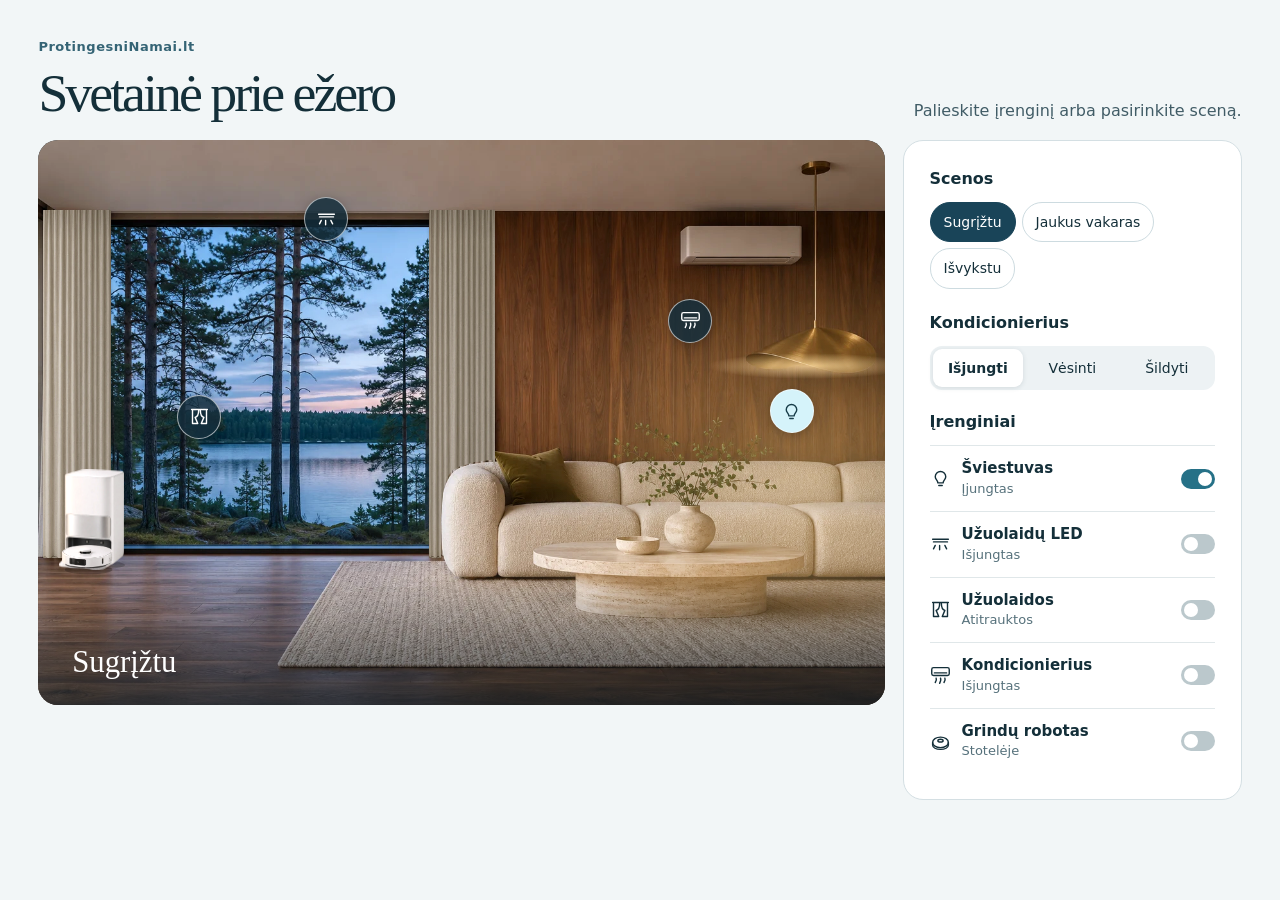
<file: kambarys/index.html>
<!doctype html><html lang="lt"><meta charset="utf-8"><meta name="viewport" content="width=device-width,initial-scale=1"><title>Svetainė prie ežero · ProtingesniNamai.lt</title>
<style>
*{box-sizing:border-box}body{margin:0;background:#f2f6f7;color:#142f39;font:16px/1.45 system-ui,sans-serif}main{max-width:1340px;margin:auto;padding:clamp(16px,3vw,42px)}header{display:flex;align-items:end;justify-content:space-between;gap:16px;margin-bottom:18px}h1{font-family:Georgia,serif;font-size:clamp(32px,4.2vw,64px);letter-spacing:-.055em;font-weight:500;margin:0;line-height:1.08}.brand{font-size:13px;font-weight:650;letter-spacing:.04em;color:#356475;margin:0 0 7px}header p{margin:0;color:#415c66}.layout{display:grid;grid-template-columns:minmax(0,2.5fr) minmax(236px,1fr);gap:18px}.scene{position:relative;isolation:isolate;aspect-ratio:3/2;background:#263741;border-radius:20px;overflow:hidden;align-self:start}.art,.layer{position:absolute;inset:0;pointer-events:none}.art{--room:url([data-uri]);background:var(--room) center/100% 100%;filter:brightness(.72);transition:filter .85s}.scene.main .art{filter:brightness(1.13) saturate(1.05)}.light,.led{opacity:0;transition:opacity .8s}.main .light,.accent .led{opacity:1}.light{background:radial-gradient(ellipse 21% 4% at 91% 40%,#ffdaa3aa,transparent 57%),radial-gradient(ellipse 42% 49% at 91% 59%,#ffd08055,transparent 83%),radial-gradient(ellipse 40% 16% at 77% 77%,#ffbe6a35,transparent);mix-blend-mode:screen}.led{left:1%;right:46.6%;top:12.3%;bottom:26.5%;background:linear-gradient(180deg,#ffe5ae 0%,#ffb652b8 1.3%,#ffac4966 5%,#ed9f4422 36%,transparent 78%);mix-blend-mode:screen}
button{font:inherit;cursor:pointer;color:inherit}button:focus-visible{outline:3px solid #159dd6;outline-offset:3px}button svg{width:21px;height:21px;fill:none;stroke:currentColor;stroke-width:1.6;stroke-linecap:round;stroke-linejoin:round}.pin{position:absolute;transform:translate(-50%,-50%);width:44px;height:44px;border:1px solid #fff9;border-radius:50%;display:grid;place-items:center;color:white;background:#152e3dd9;box-shadow:0 2px 12px #0004}.pin[aria-pressed=true]{color:#183d49;background:#d5f3fa}.pin:hover{outline:2px solid white}.pin[data-k=main]{left:89%;top:48%}.pin[data-k=accent]{left:34%;top:14%}.pin[data-k=closed]{left:19%;top:49%}.pin[data-k=cool]{left:77%;top:32%}.caption{position:absolute;bottom:0;left:0;right:0;padding:8% 4% 3%;background:linear-gradient(transparent,#101c24bb);color:white;font:500 clamp(20px,2.4vw,34px)/1.1 Georgia,serif;pointer-events:none}
aside{border:1px solid #d4dfe3;border-radius:20px;padding:clamp(15px,2vw,28px);background:#fff;align-self:start}h2{font-size:16px;margin:0 0 12px}.presets{display:flex;flex-wrap:wrap;gap:6px;margin-bottom:22px}.preset{font-size:14px;border:1px solid #cddbe0;background:white;border-radius:20px;padding:9px 13px}.preset[aria-pressed=true]{background:#194458;color:white;border-color:#194458}.device{width:100%;border:0;border-top:1px solid #e0e7e9;background:none;display:flex;align-items:center;gap:11px;padding:12px 0;text-align:left}.device span{flex:1;font-size:15px;font-weight:600}.device small{display:block;font-size:13px;color:#56717b;font-weight:400}.switch{width:34px;height:20px;background:#bbc8cc;border-radius:15px;position:relative}.switch:after{content:'';position:absolute;top:3px;left:3px;width:14px;height:14px;background:white;border-radius:100%;transition:transform .2s}[aria-pressed=true] .switch{background:#267187}[aria-pressed=true] .switch:after{transform:translateX(14px)}@media(max-width:800px){.layout{grid-template-columns:1fr}header{display:block}header p{margin-top:8px}.presets{margin-bottom:16px}.devices{display:grid;grid-template-columns:1fr 1fr;gap:0 18px}.device{gap:6px}.device svg{display:none}}@media(max-width:425px){.devices{grid-template-columns:1fr}.device svg{display:block}.layout{gap:10px}.pin{width:40px;height:40px}.brand{font-size:12px}}@media(prefers-reduced-motion:reduce){*,*:after{animation:none!important;transition:none!important}}body.embed{background:transparent}body.embed main{padding:4px}

/* Both panels sample a continuous photograph at their fully extended width. */
.fabric{
  position:absolute;
  top:12.4%;
  height:61.65%;
  background-image:linear-gradient(to bottom,#241c1424,transparent 9%,transparent 95%,#3a2d1e0e),url(linas.webp);
  background-size:100% 100%,200% 100%;
  background-repeat:no-repeat;
  transition:width 6s cubic-bezier(.38,.02,.62,.98);
  box-shadow:0 2px 3px #22180f40;
}
.fabric.l{left:.6%;width:7.95%;background-position:center,left center}
.fabric.r{right:46.1%;width:7.8%;background-position:center,right center}
.closed .fabric.l,.closed .fabric.r{width:calc(26.65% + .4px)}
.sofa-edge{position:absolute;inset:0;background:var(--room) center/100% 100%;clip-path:polygon(47.59% 73.9%,47.55% 67%,47.8% 62.5%,48.2% 60%,48.8% 58.6%,49.6% 57.9%,51.6% 57%,53.6% 56.6%,54.2% 58.8%,55.5% 63%,55.5% 79%,48.8% 79%)}
.motion{position:absolute;width:100%;height:100%;inset:0}.flap{position:absolute;left:76.55%;top:20.45%;width:12.6%;height:1.1%;border-radius:0 0 60% 45%;background:linear-gradient(#191c1b,#555955 58%,#bec1b7);transform:scaleY(0);transform-origin:top;transition:transform .7s}.cool .flap{transform:scaleY(.7)}.heat .flap{transform:scaleY(1.25)}
.climate{margin-bottom:20px}.modes{display:flex;gap:4px;padding:3px;background:#edf2f4;border-radius:12px}.modes button{flex:1;border:0;border-radius:9px;padding:9px 2px;background:transparent;font-size:14px}.modes [aria-pressed=true]{background:#fff;box-shadow:0 1px 5px #223c4822;font-weight:650}.modes [data-mode=cool][aria-pressed=true]{color:#12628a}.modes [data-mode=heat][aria-pressed=true]{color:#94511e}
.scene[data-cleaning=true] .caption{left:auto;padding:2% 3%;background:#13242cb8;border-radius:12px 0 0 0;font-size:clamp(16px,2vw,25px)}
@media(prefers-reduced-motion:reduce){.fabric{transition:none}}
</style>
<main><header><div><p class="brand">ProtingesniNamai.lt</p><h1>Svetainė prie ežero</h1></div><p>Palieskite įrenginį arba pasirinkite sceną.</p></header><div class="layout"><section class="scene" aria-label="Interaktyvus svetainės vaizdas"><div class="art"><div class="fabric l"></div><div class="fabric r"></div><div class="sofa-edge"></div><div class="layer light"></div><div class="layer led"></div><div class="flap"></div><canvas class="motion" width="720" height="480" aria-hidden="true"></canvas></div><div class="caption" aria-live="polite"></div></section><aside><h2>Scenos</h2><div class="presets"></div><div class="climate"><h2>Kondicionierius</h2><div class="modes" role="group" aria-label="Oro režimas"><button data-mode="off">Išjungti</button><button data-mode="cool">Vėsinti</button><button data-mode="heat">Šildyti</button></div></div><h2>Įrenginiai</h2><div class="devices"></div></aside></div></main>
<script src="motion.js"></script><script src="room.js"></script></html>
</file>
<file: site.css>
:root{
  --bg:#4a70b6; --bg2:rgba(20,45,100,.22); --card:rgba(255,255,255,.10); --card2:rgba(255,255,255,.16); --line:rgba(255,255,255,.16); --line2:rgba(255,255,255,.28);
  --tx:#ffffff; --tx2:rgba(255,255,255,.85); --tx3:rgba(255,255,255,.66);
  --green:#8ff5c8; --teal:#d6e6ff; --amber:#ffd877; --red:#ffb4b4;
  --grad:#ffffff;
  --grad-tx:linear-gradient(135deg,#ffffff,#cfe0ff);
  --r:16px; --r2:12px;
}
*{box-sizing:border-box;margin:0;padding:0}
html{scroll-behavior:smooth}
body{font-family:Manrope,system-ui,sans-serif;background:linear-gradient(135deg,#3f65ae 0%,#5478bd 55%,#7393c9 100%) fixed,#4a70b6;min-height:100vh;color:var(--tx);line-height:1.55;font-size:16px;-webkit-font-smoothing:antialiased}
a{color:inherit;text-decoration:none}
button,input,select,textarea{font:inherit;color:inherit}
svg.i{width:22px;height:22px;fill:none;stroke:currentColor;stroke-width:1.7;stroke-linecap:round;stroke-linejoin:round;flex:none}
.wrap{max-width:1180px;margin:0 auto;padding:0 20px}

/* header */
header{position:sticky;top:0;z-index:50;background:rgba(63,101,174,.82);backdrop-filter:blur(12px);border-bottom:1px solid var(--line)}
.nav{display:flex;align-items:center;justify-content:space-between;height:68px;gap:16px}
.logo{display:flex;align-items:center;gap:12px;color:#fff}
.logo-house{width:34px;height:34px;flex:none}
.logo-div{width:2px;height:36px;background:#fff;border-radius:2px;opacity:.9}
.logo-txt{display:flex;flex-direction:column;line-height:1.05}
.logo-name{font-family:Quicksand,Manrope,sans-serif;font-weight:700;font-size:21px;letter-spacing:-.01em}
.logo-sub{font-family:Manrope,sans-serif;font-weight:800;font-size:9.5px;letter-spacing:.06em;margin-top:4px;color:#fff}
@media(max-width:420px){.logo-name{font-size:18px}.logo-sub{font-size:8.5px}.logo-house{width:28px;height:28px}}
.links{display:flex;gap:4px}
.links a{padding:8px 13px;border-radius:10px;color:var(--tx2);font-weight:600;font-size:14.5px}
.links a:hover{color:var(--tx);background:var(--card)}
.links a.on{color:var(--tx);background:var(--card2)}
.menu-btn{display:none;background:none;border:1px solid var(--line2);border-radius:10px;padding:8px;cursor:pointer}
@media(max-width:920px){
  .links{display:none;position:absolute;top:100%;left:0;right:0;flex-direction:column;gap:2px;background:#3f65ae;border-bottom:1px solid var(--line2);box-shadow:0 18px 40px rgba(15,35,80,.45);padding:10px 20px 16px;max-height:calc(100vh - 68px);overflow-y:auto}
  .links a{color:#fff}
  .links.open{display:flex}
  .links a{padding:12px 14px}
  .menu-btn{display:block}
  .nav .btn-cta{display:none}
}

/* buttons */
.btn{display:inline-flex;align-items:center;justify-content:center;gap:8px;padding:12px 20px;border-radius:12px;font-weight:700;font-size:15px;border:1px solid transparent;cursor:pointer;transition:.15s}
.btn-p{background:#fff;color:#2f5aa6;box-shadow:0 6px 18px rgba(20,45,100,.25)}
.btn-p:hover{background:#eef4ff}
.btn-g{background:var(--card);border-color:var(--line2);color:var(--tx)}
.btn-g:hover{border-color:var(--teal)}
.btn-sm{padding:8px 14px;font-size:14px;border-radius:10px}

/* pages */
.page{display:none;padding:56px 0 80px}
.page.on{display:block}
.eyebrow{display:inline-flex;align-items:center;gap:8px;font-size:13px;font-weight:700;letter-spacing:.06em;text-transform:uppercase;color:var(--teal)}
h1{font-size:clamp(34px,5.6vw,58px);line-height:1.08;letter-spacing:-.025em;font-weight:800}
h2{font-size:clamp(26px,3.6vw,38px);line-height:1.15;letter-spacing:-.02em;font-weight:800}
h3{font-size:18px;font-weight:700;letter-spacing:-.01em}
.grad-tx{background:var(--grad-tx);-webkit-background-clip:text;background-clip:text;color:transparent}
.lead{font-size:18px;color:var(--tx2);max-width:640px}
.muted{color:var(--tx2)}
.small{font-size:13.5px;color:var(--tx3)}
.sec-head{margin-bottom:32px}
.sec-head h2{margin:10px 0 10px}

.card{background:var(--card);border:1px solid var(--line);border-radius:var(--r);padding:24px}
.grid{display:grid;gap:16px}
.g2{grid-template-columns:repeat(2,1fr)}
.g3{grid-template-columns:repeat(3,1fr)}
.g4{grid-template-columns:repeat(4,1fr)}
@media(max-width:920px){.g3,.g4{grid-template-columns:repeat(2,1fr)}}
@media(max-width:600px){.g2,.g3,.g4{grid-template-columns:1fr}}
.ico{width:44px;height:44px;border-radius:12px;display:grid;place-items:center;background:rgba(255,255,255,.1);color:var(--teal);margin-bottom:16px;border:1px solid rgba(255,255,255,.18)}
.card h3{margin-bottom:6px}
.card p{color:var(--tx2);font-size:15px}

/* hero */
.hero{display:grid;grid-template-columns:1.15fr .85fr;gap:48px;align-items:center;padding-top:12px}
.hero h1{margin:16px 0 18px}
.hero .actions{display:flex;gap:12px;flex-wrap:wrap;margin-top:28px}
@media(max-width:920px){.hero{grid-template-columns:1fr;gap:36px}}
.flow{background:rgba(255,255,255,.12);box-shadow:0 20px 50px rgba(20,45,100,.25);border:1px solid var(--line);border-radius:20px;padding:22px}
.flow-top{display:flex;justify-content:space-between;align-items:center;margin-bottom:16px}
.live{display:inline-flex;align-items:center;gap:6px;font-size:12.5px;color:var(--green);font-weight:700}
.live::before{content:"";width:7px;height:7px;border-radius:50%;background:var(--green);box-shadow:0 0 0 3px rgba(52,211,153,.2)}
.tiles{display:grid;grid-template-columns:1fr 1fr;gap:10px}
.tile{background:var(--bg2);border:1px solid var(--line);border-radius:14px;padding:14px}
.tile .k{display:flex;align-items:center;gap:8px;color:var(--tx2);font-size:13px;font-weight:600}
.tile .k svg{width:18px;height:18px}
.tile .v{font-size:24px;font-weight:800;margin-top:6px;letter-spacing:-.02em}
.tile .v small{font-size:13px;color:var(--tx3);font-weight:600;margin-left:3px}
.bar{height:6px;border-radius:6px;background:var(--line);margin-top:10px;overflow:hidden}
.bar i{display:block;height:100%;background:#fff;border-radius:6px}
.flow-note{margin-top:12px;padding:12px 14px;border-radius:12px;background:rgba(52,211,153,.07);border:1px solid rgba(52,211,153,.18);font-size:13.5px;color:var(--tx2);display:flex;gap:10px;align-items:flex-start}
.flow-note svg{color:var(--green);width:18px;height:18px;margin-top:2px}

.band{margin-top:72px}
.steps{counter-reset:s}
.step{position:relative}
.step .n{font-size:13px;font-weight:800;color:var(--teal);margin-bottom:10px;letter-spacing:.05em}
.cta-band{margin-top:72px;border-radius:20px;padding:36px;background:rgba(255,255,255,.14);border:1px solid var(--line2);display:flex;justify-content:space-between;align-items:center;gap:24px;flex-wrap:wrap}
.cta-band h2{font-size:clamp(22px,3vw,30px)}

/* services */
.svc{display:flex;flex-direction:column}
.svc ul{list-style:none;margin-top:14px;display:grid;gap:7px}
.svc li{display:flex;gap:8px;font-size:14.5px;color:var(--tx2)}
.svc li svg{width:16px;height:16px;color:var(--green);margin-top:4px}

/* calculator */
.calc{display:grid;grid-template-columns:1fr 380px;gap:20px;align-items:start}
@media(max-width:980px){.calc{grid-template-columns:1fr}}
.inrow{display:flex;gap:10px}
.inrow input{flex:1;min-width:0}
.field{width:100%;background:rgba(255,255,255,.12);border:1px solid var(--line2);border-radius:12px;padding:13px 15px;outline:none;transition:.15s}
.field:focus{border-color:#fff;box-shadow:0 0 0 3px rgba(255,255,255,.12)}
textarea.field{min-height:120px;resize:vertical}
select.field option{color:#1d2b45}
select.field{appearance:none;background-image:url("data:image/svg+xml,%3Csvg xmlns='http://www.w3.org/2000/svg' width='12' height='12' viewBox='0 0 24 24' fill='none' stroke='%23ffffff' stroke-width='2.5'%3E%3Cpath d='M6 9l6 6 6-6'/%3E%3C/svg%3E");background-repeat:no-repeat;background-position:right 14px center;padding-right:36px}
.chips{display:flex;flex-wrap:wrap;gap:8px;margin-top:12px}
.chip{padding:6px 12px;border-radius:999px;background:var(--bg2);border:1px solid var(--line2);font-size:13.5px;color:var(--tx2);cursor:pointer}
.chip:hover{color:var(--tx);border-color:var(--teal)}
.items{display:grid;gap:10px;margin-top:20px}
.empty{padding:28px;text-align:center;border:1px dashed var(--line2);border-radius:14px;color:var(--tx3);font-size:14.5px}
.item{background:var(--bg2);border:1px solid var(--line);border-radius:14px;padding:16px}
.item-top{display:flex;gap:12px;align-items:flex-start}
.item-top .ico{margin:0;width:40px;height:40px}
.item-main{flex:1;min-width:0}
.item-name{font-weight:700}
.item-sub{font-size:13.5px;color:var(--tx3)}
.rm{background:none;border:none;color:var(--tx3);cursor:pointer;padding:4px;border-radius:8px}
.rm:hover{color:var(--red);background:rgba(248,113,113,.08)}
.item-mid{display:flex;flex-wrap:wrap;gap:8px;align-items:center;margin-top:12px}
.badge{display:inline-flex;align-items:center;gap:6px;font-size:12.5px;font-weight:700;padding:4px 10px;border-radius:999px;border:1px solid}
.b-off{color:var(--green);border-color:rgba(52,211,153,.3);background:rgba(52,211,153,.08)}
.b-hacs{color:var(--teal);border-color:rgba(255,255,255,.3);background:rgba(255,255,255,.08)}
.b-loc{color:#ece6ff;border-color:rgba(236,230,255,.3);background:rgba(236,230,255,.08)}
.b-chk{color:var(--amber);border-color:rgba(251,191,36,.3);background:rgba(251,191,36,.08)}
.note{font-size:13.5px;color:var(--tx2);margin-top:8px}
.item-bot{display:flex;justify-content:space-between;align-items:center;gap:12px;margin-top:14px;padding-top:12px;border-top:1px solid var(--line);flex-wrap:wrap}
.qty{display:flex;align-items:center;border:1px solid var(--line2);border-radius:10px;overflow:hidden}
.qty button{width:36px;height:34px;background:var(--card);border:none;cursor:pointer;font-size:18px;color:var(--tx2)}
.qty button:hover{color:var(--tx);background:var(--card2)}
.qty span{min-width:38px;text-align:center;font-weight:700}
.price-line{text-align:right;font-size:13.5px;color:var(--tx3)}
.price-line b{display:block;font-size:17px;color:var(--tx)}
.price-line .disc{color:var(--green)}
.catsel{max-width:260px;padding:8px 34px 8px 12px;font-size:14px}

.opt-group{margin-top:28px}
.opt-group h3{margin-bottom:12px;display:flex;align-items:center;gap:8px}
.opts{display:grid;gap:8px;grid-template-columns:repeat(2,1fr)}
@media(max-width:600px){.opts{grid-template-columns:1fr}}
.opt{display:flex;gap:12px;align-items:flex-start;padding:14px;border:1px solid var(--line);background:var(--bg2);border-radius:12px;cursor:pointer;transition:.15s}
.opt:hover{border-color:var(--line2)}
.opt input{margin-top:4px;accent-color:#2f5aa6;width:17px;height:17px;flex:none}
.opt.sel{border-color:var(--teal);background:rgba(255,255,255,.06)}
.opt .ot{font-weight:700;font-size:15px}
.opt .od{font-size:13px;color:var(--tx3)}
.opt .op{margin-left:auto;font-weight:700;white-space:nowrap;font-size:14.5px;display:flex;flex-direction:column;align-items:flex-end;gap:8px}
.pv-btn{display:inline-flex;align-items:center;gap:5px;padding:5px 9px;border-radius:9px;border:1px solid var(--line2);background:rgba(255,255,255,.1);color:#fff;font-size:12.5px;font-weight:700;cursor:pointer}
.pv-btn:hover,.pv-btn.on{background:#fff;color:#2f5aa6}
.pv-btn svg{width:15px;height:15px}
.pv-link{margin-left:auto;display:inline-flex;align-items:center;gap:6px;padding:7px 12px;border-radius:10px;border:1px solid var(--line2);background:rgba(255,255,255,.1);color:#fff;font-size:13.5px;font-weight:700;cursor:pointer}
.pv-link:hover{background:#fff;color:#2f5aa6}
.pv-link svg{width:17px;height:17px}
.pv-host{scroll-margin-top:80px;display:none;margin-top:14px;padding:16px;border-radius:16px;background:rgba(15,35,80,.18);border:1px solid var(--line2)}
.pv-head{display:flex;justify-content:space-between;align-items:center;gap:10px;margin-bottom:14px}
.pv-host .demo-stage{grid-template-columns:minmax(0,370px) minmax(0,1fr)}
.pv-host .demo-stage.wide{grid-template-columns:minmax(0,1fr)}
@media(max-width:1180px){.pv-host .demo-stage{grid-template-columns:minmax(0,1fr)}}
@media(max-width:600px){.pv-host{padding:10px;margin-left:-12px;margin-right:-12px}.pv-host .frame{padding:7px;border-radius:32px}}
.pv-host .demo-log{display:none}
@media(min-width:1181px){.pv-host .demo-stage:not(.wide) .demo-log{display:block}}

.sum{position:sticky;top:88px}
.sum h3{margin-bottom:14px}
.srow{display:flex;justify-content:space-between;gap:12px;padding:7px 0;font-size:14.5px;color:var(--tx2)}
.srow b{color:var(--tx);font-weight:700;white-space:nowrap}
.srow.d b{color:var(--green)}
.sdiv{height:1px;background:var(--line);margin:10px 0}
.stotal{display:flex;justify-content:space-between;align-items:baseline;margin-top:6px}
.stotal span{font-weight:700}
.stotal b{font-size:30px;font-weight:800;letter-spacing:-.02em}
.smonth{display:flex;justify-content:space-between;font-size:14.5px;color:var(--tx2);margin-top:6px}
.sum .btn{width:100%;margin-top:18px}
.disclaimer{margin-top:14px;font-size:12.5px;color:var(--tx3);line-height:1.5}
.slines{max-height:260px;overflow:auto;margin:0 -4px;padding:0 4px}
.sline{display:flex;justify-content:space-between;gap:10px;font-size:13.5px;padding:5px 0;color:var(--tx2)}
.sline b{color:var(--tx);font-weight:600;white-space:nowrap}

details.compat{border:1px solid var(--line);border-radius:14px;background:var(--card);margin-top:28px}
details.compat summary{cursor:pointer;padding:18px 20px;font-weight:700;list-style:none;display:flex;justify-content:space-between;align-items:center}
details.compat summary::-webkit-details-marker{display:none}
details.compat[open] summary svg{transform:rotate(180deg)}
.ctable{padding:0 20px 18px;display:grid;gap:8px}
.crow{display:grid;grid-template-columns:1.2fr .6fr 1.6fr;gap:14px;padding:12px 0;border-top:1px solid var(--line);font-size:14px;align-items:start}
.crow .muted{font-size:13.5px}
@media(max-width:700px){.crow{grid-template-columns:1fr}}

/* platform */
.login{max-width:420px;margin:0 auto}
.login label,.form label{display:block;font-size:13.5px;font-weight:600;color:var(--tx2);margin:14px 0 6px}
.demo-tag{display:inline-flex;gap:6px;align-items:center;font-size:12.5px;font-weight:700;padding:4px 10px;border-radius:999px;color:var(--amber);background:rgba(251,191,36,.08);border:1px solid rgba(251,191,36,.25)}
.dash-head{display:flex;justify-content:space-between;align-items:center;flex-wrap:wrap;gap:12px;margin-bottom:22px}
.tabs{display:flex;gap:6px;overflow-x:auto;margin-bottom:18px;padding-bottom:2px}
.tab{padding:9px 14px;border-radius:10px;background:var(--card);border:1px solid var(--line);font-weight:600;font-size:14px;color:var(--tx2);cursor:pointer;white-space:nowrap}
.tab.on{color:var(--tx);border-color:var(--teal);background:rgba(255,255,255,.07)}
.tp{display:none}.tp.on{display:block}
.dev{display:flex;align-items:center;gap:12px;padding:14px;background:var(--bg2);border:1px solid var(--line);border-radius:12px}
.dev .ico{margin:0;width:40px;height:40px}
.dev .dn{font-weight:700;font-size:15px}
.dev .ds{font-size:13px;color:var(--tx3)}
.dot{width:8px;height:8px;border-radius:50%;background:var(--green);margin-left:auto;flex:none}
.dot.off{background:var(--tx3)}.dot.warn{background:var(--amber)}
.sw{position:relative;width:44px;height:26px;flex:none;margin-left:auto}
.sw input{opacity:0;width:0;height:0}
.sw span{position:absolute;inset:0;background:var(--line2);border-radius:26px;cursor:pointer;transition:.2s}
.sw span::after{content:"";position:absolute;left:3px;top:3px;width:20px;height:20px;border-radius:50%;background:#fff;transition:.2s}
.sw input:checked+span{background:#8ff5c8}
.sw input:checked+span::after{transform:translateX(18px);background:#2f5aa6}
.chart{width:100%;height:220px;display:block}
.legend{display:flex;gap:16px;flex-wrap:wrap;font-size:13px;color:var(--tx2);margin-top:8px}
.legend i{display:inline-block;width:10px;height:10px;border-radius:3px;margin-right:6px;vertical-align:-1px}
.ntf{display:flex;gap:12px;padding:14px 0;border-top:1px solid var(--line)}
.ntf:first-child{border-top:none}
.ntf svg{color:var(--teal);margin-top:2px}
.ntf .t{font-size:12.5px;color:var(--tx3)}
table.ord{width:100%;border-collapse:collapse;font-size:14.5px}
table.ord th{text-align:left;color:var(--tx3);font-weight:600;font-size:13px;padding:10px 8px;border-bottom:1px solid var(--line)}
table.ord td{padding:12px 8px;border-bottom:1px solid var(--line)}
.st{font-size:12.5px;font-weight:700;padding:3px 9px;border-radius:999px}
.st.done{color:var(--green);background:rgba(52,211,153,.1)}
.st.prog{color:var(--amber);background:rgba(251,191,36,.1)}

/* contacts */
.form .row2{display:grid;grid-template-columns:1fr 1fr;gap:12px}
@media(max-width:600px){.form .row2{grid-template-columns:1fr}}
.ok{display:none;margin-top:16px;padding:14px 16px;border-radius:12px;background:rgba(52,211,153,.08);border:1px solid rgba(52,211,153,.25);font-size:14.5px}
.ci{display:flex;gap:14px;align-items:flex-start;padding:16px 0;border-top:1px solid var(--line)}
.ci:first-of-type{border-top:none}
.ci .ico{margin:0}

footer{border-top:1px solid var(--line);padding:32px 0 40px;color:var(--tx3);font-size:14px}
.foot{display:flex;justify-content:space-between;gap:20px;flex-wrap:wrap;align-items:center}
.foot nav{display:flex;gap:16px;flex-wrap:wrap}
.foot nav a:hover{color:var(--tx)}

/* ===================== SKYDELIŲ PAVYZDŽIAI ===================== */
.demo-tabs{display:grid;grid-template-columns:repeat(3,1fr);gap:10px}
@media(max-width:700px){.demo-tabs{grid-template-columns:1fr}}
.dtab{text-align:left;padding:14px 16px;border-radius:14px;background:var(--card);border:1px solid var(--line);cursor:pointer;color:#fff;transition:.15s}
.dtab:hover{border-color:var(--line2)}
.dtab b{display:block;font-size:15.5px}
.dtab small{display:block;font-size:13px;opacity:.75;margin-top:2px}
.dtab.on{background:#fff;color:#2f5aa6;border-color:#fff}
.demo-info{display:flex;justify-content:space-between;align-items:center;gap:14px;flex-wrap:wrap;margin:18px 0 22px}
.demo-info p{max-width:720px;color:var(--tx2);font-size:15px}
#demo{scroll-margin-top:80px}
.demo-stage{display:grid;grid-template-columns:370px minmax(260px,1fr);gap:24px;align-items:start}
.demo-stage.wide{grid-template-columns:1fr}
@media(max-width:980px){.demo-stage{grid-template-columns:1fr}}
.frame{background:#0a0c10;border-radius:40px;padding:10px;box-shadow:0 30px 70px rgba(10,25,60,.4);border:1px solid rgba(255,255,255,.25);margin:0 auto;width:100%}
.frame.phone{max-width:370px}
.frame.tablet{max-width:980px;border-radius:30px;padding:14px}
.screen{border-radius:30px;height:690px;overflow-y:auto;overflow-x:hidden;position:relative;container-type:inline-size;scrollbar-width:none}
.screen::-webkit-scrollbar{display:none}
.frame.tablet .screen{border-radius:18px;height:600px}
.demo-log h3{margin-bottom:4px}
.demo-log ol{list-style:none;margin-top:12px;display:grid;gap:8px}
.demo-log li{padding:12px 14px;border-radius:12px;background:rgba(255,255,255,.08);font-size:14px;color:var(--tx2);line-height:1.45}
.demo-log li:first-child{background:#fff;color:#1d2b45}
.demo-log li b{display:block;color:inherit;font-size:14.5px;margin-bottom:2px}
.demo-log li:first-child b{color:#2f5aa6}
.demo-log .hint{font-size:13.5px;color:var(--tx3);margin-top:12px}

/* --- 1. Standartinis (HA numatytasis stilius) --- */
.t1{background:#111;color:#e1e1e1;min-height:100%;font-family:Roboto,system-ui,sans-serif}
.t1 .top{position:sticky;top:0;z-index:2;height:54px;background:#1c1c1c;display:flex;align-items:center;gap:14px;padding:0 16px;font-size:19px;font-weight:500;border-bottom:1px solid #2a2a2a}
.t1 .top svg{width:22px;height:22px;color:#9b9b9b}
.t1 .body{padding:4px 8px 16px}
.t1 .hc{background:#1c1c1c;border-radius:12px;margin:8px 0;padding:6px 0;border:1px solid #2a2a2a}
.t1 .hc h4{padding:10px 16px 4px;font-size:15.5px;font-weight:500}
.t1 .row{display:flex;align-items:center;gap:16px;padding:8px 16px;min-height:46px;cursor:pointer}
.t1 .row:hover{background:#232323}
.t1 .row svg{width:22px;height:22px;color:#44739e}
.t1 .row.on svg{color:#fdd835}
.t1 .row .n{flex:1;font-size:14px}
.t1 .row .s{font-size:14px;color:#9b9b9b;white-space:nowrap}
.t1 .tg{width:34px;height:14px;border-radius:7px;background:#6f6f6f;position:relative;flex:none}
.t1 .tg::after{content:"";position:absolute;top:-3px;left:-2px;width:20px;height:20px;border-radius:50%;background:#bbb;box-shadow:0 1px 3px rgba(0,0,0,.5)}
.t1 .tg.on{background:rgba(3,169,244,.5)}
.t1 .tg.on::after{left:16px;background:#03a9f4}
.t1 .btns{display:flex;gap:8px;padding:4px 16px 10px}
.t1 .hb{flex:1;padding:9px 6px;border-radius:8px;background:#2a2a2a;border:none;color:#e1e1e1;font-size:13px;cursor:pointer}
.t1 .hb.on{background:#03a9f4;color:#fff}
.t1 .mdl{position:absolute;inset:0;z-index:5;background:rgba(0,0,0,.6);display:flex;align-items:flex-end}
.t1 .dlg{width:100%;background:#1c1c1c;border-radius:16px 16px 0 0;padding:16px;max-height:88%;overflow:auto;position:sticky;bottom:0}
.t1 .dlg-h{display:flex;justify-content:space-between;align-items:center;margin-bottom:6px}
.t1 .dlg-h b{font-size:18px;font-weight:500}
.t1 .x{background:none;border:none;color:#9b9b9b;cursor:pointer;padding:4px}
.t1 .x svg{width:22px;height:22px}
.t1 .dlg .st{color:#9b9b9b;font-size:14px;margin-bottom:12px}
.t1 .po{display:flex;align-items:center;gap:12px;padding:11px 4px;border-bottom:1px solid #2a2a2a;cursor:pointer;font-size:14.5px}
.t1 .po::before{content:"";width:16px;height:16px;border-radius:50%;border:2px solid #9b9b9b;flex:none}
.t1 .po.on::before{border-color:#03a9f4;background:radial-gradient(#03a9f4 45%,transparent 50%)}
.t1 .po small{display:none}
.t1 .ctl{display:flex;align-items:center;justify-content:center;gap:22px;margin:10px 0 14px}
.t1 .ctl button{width:44px;height:44px;border-radius:50%;border:1px solid #444;background:#2a2a2a;color:#e1e1e1;font-size:22px;cursor:pointer}
.t1 .ctl b{font-size:30px;font-weight:400;min-width:90px;text-align:center}
.t1 .lrow{display:flex;align-items:center;gap:12px;padding:10px 0;border-bottom:1px solid #2a2a2a;font-size:14.5px}
.t1 .lrow span{flex:1}
.t1 input[type=range]{width:100%;accent-color:#03a9f4}
.t1 .lrow input[type=range]{width:110px}
.t1 .sub{font-size:13px;color:#9b9b9b;margin:12px 0 4px}

/* --- 2. Individualus (šviesus, tvarkingas) --- */
.t2{background:#eef2f8;color:#1d2b45;min-height:100%;padding:18px 14px 24px;font-family:Manrope,system-ui,sans-serif}
.t2 .hd{display:flex;justify-content:space-between;align-items:flex-start;margin-bottom:12px}
.t2 .hd h4{font-size:21px;font-weight:800;letter-spacing:-.01em}
.t2 .hd p{font-size:13px;color:#6b7a90}
.t2 .av{width:38px;height:38px;border-radius:50%;background:#4a72b8;color:#fff;display:grid;place-items:center;font-weight:800}
.t2 .chips{display:flex;gap:6px;overflow-x:auto;margin-bottom:14px;scrollbar-width:none}
.t2 .chip2{display:flex;align-items:center;gap:6px;padding:7px 11px;border-radius:999px;background:#fff;font-size:12.5px;font-weight:700;white-space:nowrap;box-shadow:0 1px 2px rgba(29,43,69,.06);cursor:pointer}
.t2 .chip2 svg{width:16px;height:16px;color:var(--c,#4a72b8)}
.t2 .sh{font-size:13px;font-weight:800;color:#6b7a90;text-transform:uppercase;letter-spacing:.05em;margin:16px 2px 8px}
.t2 .scn{display:grid;grid-template-columns:repeat(3,1fr);gap:8px}
.t2 .scn button{border:none;background:#fff;border-radius:14px;padding:12px 6px;font-weight:700;font-size:13px;color:#1d2b45;cursor:pointer;display:flex;flex-direction:column;align-items:center;gap:6px;box-shadow:0 1px 2px rgba(29,43,69,.06)}
.t2 .scn button svg{width:22px;height:22px;color:#4a72b8}
.t2 .scn button:active{background:#e3ebf8}
.t2 .ec{background:#fff;border-radius:18px;padding:14px;box-shadow:0 1px 2px rgba(29,43,69,.06)}
.t2 .es{display:grid;grid-template-columns:repeat(4,1fr);gap:6px;text-align:center}
.t2 .es div{font-size:11.5px;color:#6b7a90;font-weight:600}
.t2 .es b{display:block;font-size:16px;color:#1d2b45;font-weight:800}
.t2 .es svg{width:20px;height:20px;display:block;margin:0 auto 3px}
.t2 .bb{height:8px;border-radius:8px;background:#e6ebf3;margin-top:12px;overflow:hidden}
.t2 .bb i{display:block;height:100%;background:linear-gradient(90deg,#34c38f,#7ad9b1);border-radius:8px;transition:width .4s}
.t2 .en{font-size:12.5px;color:#6b7a90;margin-top:8px;display:flex;justify-content:space-between}
.t2 .tg2{display:grid;grid-template-columns:repeat(2,minmax(0,1fr));gap:8px;grid-auto-flow:row dense}
.t2 .tl{background:#fff;border-radius:16px;padding:11px;display:flex;gap:10px;align-items:center;cursor:pointer;border:2px solid transparent;box-shadow:0 1px 2px rgba(29,43,69,.06);min-width:0}
.t2 .tl.sel{border-color:#4a72b8}
.t2 .tl .ic2{width:38px;height:38px;border-radius:50%;display:grid;place-items:center;background:#eef1f5;color:#8a97ab;flex:none;transition:.2s}
.t2 .tl.on .ic2{background:hsla(var(--h),80%,55%,.15);color:hsl(var(--h),70%,45%)}
.t2 .tl .ic2 svg{width:20px;height:20px}
.t2 .tl b{display:block;font-size:13.5px;white-space:nowrap;overflow:hidden;text-overflow:ellipsis}
.t2 .tl small{display:block;font-size:12px;color:#6b7a90;white-space:nowrap;overflow:hidden;text-overflow:ellipsis}
@container (max-width:320px){.t2 .tg2{grid-template-columns:minmax(0,1fr)}}
.t2 .pn{grid-column:1/-1;background:#fff;border-radius:16px;padding:12px;box-shadow:0 4px 14px rgba(29,43,69,.1)}
.t2 .pn-h{display:flex;justify-content:space-between;align-items:center;margin-bottom:6px;font-weight:800}
.t2 .x{background:#eef1f5;border:none;border-radius:50%;width:28px;height:28px;display:grid;place-items:center;cursor:pointer;color:#6b7a90}
.t2 .x svg{width:16px;height:16px}
.t2 .po{display:block;padding:9px 10px;border-radius:12px;cursor:pointer;margin-top:4px;border:1px solid #edf0f5}
.t2 .po.on{background:#e8effb;border-color:#b9cbec}
.t2 .po b{display:block;font-size:13.5px}
.t2 .po small{display:block;font-size:12px;color:#6b7a90}
.t2 .ctl{display:flex;align-items:center;justify-content:center;gap:18px;margin:6px 0 8px}
.t2 .ctl button{width:40px;height:40px;border-radius:12px;border:none;background:#eef1f5;font-size:20px;font-weight:700;color:#1d2b45;cursor:pointer}
.t2 .ctl b{font-size:26px;font-weight:800;min-width:80px;text-align:center}
.t2 .lrow{display:flex;align-items:center;gap:10px;padding:8px 2px;border-bottom:1px solid #edf0f5;font-size:13.5px;font-weight:600}
.t2 .lrow span{flex:1}
.t2 .lrow input[type=range]{width:96px;accent-color:#4a72b8}
.t2 input[type=range]{width:100%;accent-color:#4a72b8}
.t2 .tgl{width:40px;height:24px;border-radius:24px;background:#d5dbe5;position:relative;flex:none;cursor:pointer;border:none}
.t2 .tgl::after{content:"";position:absolute;top:3px;left:3px;width:18px;height:18px;border-radius:50%;background:#fff;transition:.2s}
.t2 .tgl.on{background:#4a72b8}
.t2 .tgl.on::after{left:19px}
.t2 .sub{font-size:12px;color:#6b7a90;margin:10px 2px 2px;font-weight:700}

/* --- 3. Premium (stiklas + animacijos) --- */
.t3{min-height:100%;color:#fff;font-family:Manrope,system-ui,sans-serif;padding:16px;
  background:radial-gradient(60% 50% at 15% 10%,rgba(90,140,230,.55),transparent 70%),radial-gradient(50% 50% at 90% 90%,rgba(140,90,220,.45),transparent 70%),radial-gradient(40% 40% at 80% 20%,rgba(40,200,190,.25),transparent 70%),#0f1830}
.t3 .lay{display:grid;grid-template-columns:minmax(0,260px) minmax(0,1fr);gap:16px;align-items:start}
@container (max-width:560px){.t3 .lay{grid-template-columns:minmax(0,1fr)}}
.t3 .glass{background:linear-gradient(180deg,rgba(255,255,255,.10),rgba(255,255,255,.03));border:1px solid rgba(255,255,255,.12);border-radius:22px;backdrop-filter:blur(14px);-webkit-backdrop-filter:blur(14px)}
.t3 .clk{padding:16px 18px;display:flex;justify-content:space-between;align-items:center}
.t3 .clk b{font-size:40px;font-weight:800;letter-spacing:-.03em;line-height:1}
.t3 .clk small{display:block;font-size:12.5px;opacity:.7;margin-top:4px}
.t3 .wx{text-align:right;font-size:13px;opacity:.85}
.t3 .wx b{font-size:22px;display:block}
.t3 .ef{padding:10px 10px 6px;margin-top:12px}
.t3 .ef h5{font-size:13px;font-weight:700;opacity:.75;padding:4px 8px 0;display:flex;justify-content:space-between}
.t3 .ef svg{width:100%;max-width:300px;height:auto;display:block;margin:0 auto}
.t3 .fl{fill:none;stroke-width:2.4;stroke-linecap:round}
.t3 .fb{stroke:rgba(255,255,255,.12)}
.t3 .fa{stroke-dasharray:3 9;animation:fdash .9s linear infinite}
.t3 .fa.rv{animation-direction:reverse}
.t3 .fa.off{display:none}
@keyframes fdash{to{stroke-dashoffset:-12}}
.t3 .nd circle.bg{fill:rgba(255,255,255,.08);stroke:rgba(255,255,255,.18)}
.t3 .nd text{fill:#fff;font-size:11px;font-weight:700;text-anchor:middle}
.t3 .nd text.l{font-size:9.5px;font-weight:600;opacity:.7}
.t3 .scn3{display:grid;grid-template-columns:repeat(3,1fr);gap:8px;margin-top:12px}
.t3 .scn3 button{padding:12px 6px;border-radius:16px;border:1px solid rgba(255,255,255,.14);background:rgba(255,255,255,.07);color:#fff;font-weight:700;font-size:12.5px;cursor:pointer;display:flex;flex-direction:column;align-items:center;gap:5px;transition:.2s}
.t3 .scn3 button:hover{background:rgba(255,255,255,.14)}
.t3 .scn3 button.fx{animation:pop .5s}
.t3 .scn3 svg{width:20px;height:20px}
@keyframes pop{50%{transform:scale(.94);background:rgba(255,255,255,.3)}}
.t3 .gg{display:grid;grid-template-columns:repeat(3,minmax(0,1fr));column-gap:12px;row-gap:40px;padding-top:30px;grid-auto-flow:row dense}
@container (max-width:820px){.t3 .gg{grid-template-columns:repeat(2,minmax(0,1fr))}}
.t3 .gt{position:relative;min-height:96px;border-radius:22px;padding:40px 14px 12px;cursor:pointer;
  background:linear-gradient(180deg,rgba(255,255,255,.08),rgba(255,255,255,.02) 60%);border:1px solid rgba(255,255,255,.10);transition:background .4s,transform .15s}
.t3 .gt:active{transform:scale(.98)}
.t3 .gt.on{background:linear-gradient(180deg,rgba(255,255,255,.12),transparent 50%),linear-gradient(135deg,hsla(calc(var(--h) + 15),65%,80%,.34),hsla(var(--h),65%,80%,.26) 50%,hsla(calc(var(--h) - 20),65%,80%,.30))}
.t3 .gt.sel{background:linear-gradient(180deg,rgba(255,255,255,.12),transparent 50%),linear-gradient(135deg,hsla(calc(var(--h) + 15),65%,80%,.5),hsla(var(--h),65%,80%,.4) 50%,hsla(calc(var(--h) - 20),65%,80%,.44));border-color:rgba(255,255,255,.3)}
.t3 .gt .art{position:absolute;top:-30px;left:10px;width:62px;height:68px;pointer-events:none}
.t3 .gt .art svg{width:100%;height:100%;overflow:visible}
.t3 .gt .vl{position:absolute;top:12px;right:14px;font-size:21px;font-weight:800;letter-spacing:-.02em}
.t3 .gt b{display:block;font-size:14.5px}
.t3 .gt small{display:block;font-size:12px;opacity:.72;white-space:nowrap;overflow:hidden;text-overflow:ellipsis}
.t3 .pn{grid-column:1/-1;padding:14px;margin-top:-26px;animation:pin .3s ease}
@keyframes pin{from{opacity:0;transform:translateY(-6px)}}
.t3 .pn-h{display:flex;justify-content:space-between;align-items:center;font-weight:800;margin-bottom:8px}
.t3 .x{background:rgba(255,255,255,.1);border:none;border-radius:50%;width:30px;height:30px;display:grid;place-items:center;cursor:pointer;color:#fff}
.t3 .x svg{width:16px;height:16px}
.t3 .pl{display:grid;grid-template-columns:repeat(2,1fr);gap:8px}
@container (max-width:520px){.t3 .pl{grid-template-columns:1fr}}
.t3 .po{display:block;padding:11px 12px;border-radius:14px;cursor:pointer;background:rgba(255,255,255,.06);border:1px solid rgba(255,255,255,.08);transition:.2s}
.t3 .po:hover{background:rgba(255,255,255,.1)}
.t3 .po.on{background:linear-gradient(135deg,hsla(var(--h),65%,75%,.4),hsla(calc(var(--h) - 20),65%,75%,.3));border-color:rgba(255,255,255,.35)}
.t3 .po b{display:block;font-size:13.5px}
.t3 .po small{display:block;font-size:12px;opacity:.72}
.t3 .ctl{display:flex;align-items:center;justify-content:center;gap:22px;margin:4px 0 12px}
.t3 .ctl button{width:44px;height:44px;border-radius:50%;border:1px solid rgba(255,255,255,.2);background:rgba(255,255,255,.08);color:#fff;font-size:22px;cursor:pointer}
.t3 .ctl b{font-size:34px;font-weight:800;min-width:96px;text-align:center;letter-spacing:-.02em}
.t3 .lrow{display:flex;align-items:center;gap:10px;padding:9px 4px;border-bottom:1px solid rgba(255,255,255,.08);font-size:13.5px;font-weight:600}
.t3 .lrow span{flex:1}
.t3 input[type=range]{width:100%;accent-color:#9cc0ff}
.t3 .lrow input[type=range]{width:110px}
.t3 .tgl{width:42px;height:24px;border-radius:24px;background:rgba(255,255,255,.18);position:relative;flex:none;cursor:pointer;border:none}
.t3 .tgl::after{content:"";position:absolute;top:3px;left:3px;width:18px;height:18px;border-radius:50%;background:#fff;transition:.25s}
.t3 .tgl.on{background:hsl(45,90%,60%)}
.t3 .tgl.on::after{left:21px}
.t3 .sub{font-size:12px;opacity:.7;margin:10px 4px 4px;font-weight:700}
/* meno animacijos */
.t3 .spin{transform-box:fill-box;transform-origin:center;animation:spin var(--du,1.6s) linear infinite}
@keyframes spin{to{transform:rotate(360deg)}}
.t3 .glow{animation:glow 2.4s ease-in-out infinite}
@keyframes glow{50%{opacity:.55}}
.t3 .rise{animation:rise 2s ease-in infinite}
.t3 .rise.d2{animation-delay:.7s}.t3 .rise.d3{animation-delay:1.4s}
@keyframes rise{0%{transform:translateY(6px);opacity:0}30%{opacity:1}100%{transform:translateY(-14px);opacity:0}}
.t3 .blow{animation:blow 1.6s linear infinite}
.t3 .blow.d2{animation-delay:.5s}.t3 .blow.d3{animation-delay:1s}
@keyframes blow{0%{transform:translateY(-2px);opacity:0}30%{opacity:1}100%{transform:translateY(12px);opacity:0}}
.t3 .ring{transform-box:fill-box;transform-origin:center;animation:ring 2s ease-out infinite}
@keyframes ring{0%{transform:scale(.8);opacity:.8}100%{transform:scale(1.5);opacity:0}}
.t3 .bob{animation:bob 1.2s ease-in-out infinite}
@keyframes bob{50%{transform:translateY(-3px)}}
.t3 .cur{transition:width .6s ease,x .6s ease}
@media (prefers-reduced-motion:reduce){.t3 *{animation:none!important}}

/* --- Premium v2 (ruda tema, fotorealistinės iliustracijos) --- */
.t3{background:radial-gradient(90% 50% at 15% 0%,#6a4634 0%,transparent 70%),linear-gradient(180deg,#4a3328 0%,#33241d 55%,#271b16 100%);padding:16px 16px 0;font-family:Manrope,system-ui,sans-serif}
.t3 .sc3{display:flex;gap:8px;overflow-x:auto;scrollbar-width:none}
.t3 .sc3 button{display:flex;align-items:center;gap:7px;padding:9px 14px;border-radius:999px;border:1px solid rgba(255,255,255,.14);background:rgba(255,255,255,.07);color:#fff;font-weight:700;font-size:13px;cursor:pointer;white-space:nowrap}
.t3 .sc3 button svg{width:17px;height:17px}
.t3 .sc3 button.fx{animation:pop .5s}
.t3 .pg{display:grid;grid-template-columns:repeat(3,minmax(0,1fr));column-gap:14px;row-gap:50px;padding-top:54px;grid-auto-flow:row dense}
@container (max-width:820px){.t3 .pg{grid-template-columns:repeat(2,minmax(0,1fr))}}
.t3 .pt{position:relative;min-height:156px;border-radius:28px;padding:84px 16px 14px;cursor:pointer;background:rgba(255,255,255,.05);transition:background .5s;-webkit-tap-highlight-color:transparent}
.t3 .pt.on{background:linear-gradient(140deg,hsla(var(--h),38%,62%,.36),hsla(var(--h),30%,45%,.14))}
.t3 .pt.sel{box-shadow:inset 0 0 0 2px rgba(255,255,255,.35)}
.t3 .pt .art{position:absolute;top:-44px;left:4px;width:150px;height:110px;pointer-events:none}
.t3 .pt .art svg{width:100%;height:100%;overflow:visible}
.t3 .pt .vals{position:absolute;top:16px;right:16px;text-align:right;display:grid;gap:3px;font-size:12.5px;color:rgba(255,255,255,.72);font-weight:600}
.t3 .pt .vals b{font-size:20px;color:#fff;font-weight:800;margin-left:6px;letter-spacing:-.01em}
.t3 .pt .vals div:first-child b{font-size:28px}
.t3 .pt .vals u{text-decoration:none;font-size:12px;margin-left:2px;color:rgba(255,255,255,.75)}
.t3 .pt .vl2{top:66px;font-size:15px;color:#fff;font-weight:800}
.t3 .pt .vl2 div+div{color:#7cc4ff;font-size:13.5px}
.t3 .pt .nm{font-size:17px;font-weight:800;color:#fff}
.t3 .pt .stt{font-size:13.5px;font-weight:700;margin-top:2px;white-space:nowrap;overflow:hidden;text-overflow:ellipsis}
.t3 .ppl{position:absolute;top:-20px;right:12px;display:flex;gap:6px;cursor:pointer}
.t3 .av3{position:relative;display:inline-block;border-radius:15px;box-shadow:0 0 0 2.5px var(--bc),0 6px 14px rgba(0,0,0,.35);flex:none}
.t3 .av3 svg{width:100%;height:100%;display:block;border-radius:14px}
.t3 .av3 .bdg{position:absolute;right:-6px;bottom:-6px;width:20px;height:20px;border-radius:50%;background:#2f3a4d;border:2px solid var(--bc);display:grid;place-items:center;color:#fff}
.t3 .av3 .bdg svg{width:11px;height:11px;border-radius:0}
.t3 .lrow span.av3{margin-right:4px;flex:none}
.t3{display:flex;flex-direction:column}
.t3 .pg,.t3 .eg,.t3 .al{margin-bottom:30px}
.t3 .lrow b{font-weight:800}
@container (max-width:560px){
  .t3 .pg{column-gap:10px;row-gap:42px;padding-top:44px}
  .t3 .pt{min-height:120px;padding:58px 12px 12px;border-radius:22px}
  .t3 .pt .art{width:96px;height:70px;top:-30px;left:0}
  .t3 .pt .vals div:not(:first-child){display:none}
  .t3 .pt .vl2{display:none}
  .t3 .pt .vals{top:12px;right:10px;font-size:0}
  .t3 .pt .vals b{font-size:15px;margin-left:4px}
  .t3 .pt .vals div:first-child b{font-size:19px}
  .t3 .pt .vl2{top:48px;font-size:12px}.t3 .pt .vl2 div+div{font-size:11.5px}
  .t3 .pt .nm{font-size:14.5px}.t3 .pt .stt{font-size:12px}
  .t3 .ppl{top:-16px;right:8px;gap:4px}.t3 .ppl .av3{width:34px!important;height:34px!important;border-radius:11px}
  .t3 .ppl .av3 svg{border-radius:10px}.t3 .ppl .bdg{width:16px;height:16px;right:-5px;bottom:-5px}
}
.t3 .eg{display:grid;grid-template-columns:minmax(0,1.1fr) minmax(0,1fr);gap:14px;padding-top:4px}
@container (max-width:640px){.t3 .eg{grid-template-columns:minmax(0,1fr)}}
.t3 .eg .ef{margin-top:0}
.t3 .eks{display:grid;grid-template-columns:repeat(2,minmax(0,1fr));gap:10px;align-content:start}
.t3 .ek{padding:14px}
.t3 .ek small{display:block;font-size:12px;opacity:.7;font-weight:600}
.t3 .ek b{font-size:24px;font-weight:800;letter-spacing:-.02em}
.t3 .ek span{font-size:12px;opacity:.7;margin-left:4px}
.t3 .al{display:grid;gap:10px;padding-top:4px}
.t3 .ar{display:flex;align-items:center;gap:12px;padding:14px 16px}
.t3 .ar div{flex:1}.t3 .ar b{display:block;font-size:14.5px}.t3 .ar small{font-size:12.5px;opacity:.7}
.t3 .nav3{position:sticky;bottom:10px;z-index:3;margin:auto auto 0;width:100%;display:flex;gap:4px;background:rgba(44,31,25,.88);backdrop-filter:blur(14px);-webkit-backdrop-filter:blur(14px);border:1px solid rgba(255,255,255,.12);border-radius:26px;padding:7px;max-width:440px;box-shadow:0 10px 30px rgba(0,0,0,.35)}
.t3 .nav3 button{flex:1;background:none;border:none;color:rgba(255,255,255,.62);display:flex;flex-direction:column;align-items:center;gap:3px;font-size:11.5px;font-weight:700;padding:7px 4px;border-radius:18px;cursor:pointer}
.t3 .nav3 button svg{width:21px;height:21px}
.t3 .nav3 button.on{color:#fff;background:linear-gradient(180deg,#3d5f86,#22384f);box-shadow:0 0 0 1.5px #6fa3d8}
.t3 .rain{animation:rain 1.4s linear infinite}
@keyframes rain{0%{transform:translateY(-6px);opacity:0}25%{opacity:1}100%{transform:translateY(16px);opacity:0}}
.t3 .snow{animation:snow 3s linear infinite}
@keyframes snow{0%{transform:translateY(-8px);opacity:0}20%{opacity:1}100%{transform:translateY(40px);opacity:0}}
.t3 .spin2{transform-box:view-box;animation:spin var(--du,1.6s) linear infinite}
.t3 .roam{animation:roam 4s ease-in-out infinite}
@keyframes roam{50%{transform:translateX(14px)}}
.t3 .pn{margin-top:-30px}
.logo-img{height:56px;width:auto;display:block}
@media(max-width:920px){.logo-img{height:48px}}
.nav{height:76px!important}
@media(max-width:920px){.links{top:100%}}
.legend-box{display:grid;gap:8px;margin-top:16px;padding:14px;border-radius:14px;background:rgba(15,35,80,.16);border:1px solid var(--line)}
.legend-box div{display:flex;gap:10px;align-items:flex-start;font-size:13.5px;color:var(--tx2)}
.legend-box .badge{flex:none;min-width:168px;justify-content:center}
@media(max-width:600px){.legend-box div{flex-direction:column;gap:4px}.legend-box .badge{min-width:0}}
.item-sel{margin-top:12px}.item-sel label{display:block;margin-bottom:6px}.item-sel .catsel{max-width:100%;width:100%}
#pending{display:grid;gap:10px}
#pending:not(:empty){margin-top:12px}
.pend{padding:14px;border-radius:14px;background:#fff;color:#1d2b45;box-shadow:0 8px 24px rgba(15,35,80,.25);animation:pin .25s ease}
@keyframes pin{from{opacity:0;transform:translateY(-6px)}}
.pend-h{display:flex;justify-content:space-between;align-items:center;gap:10px;margin-bottom:10px}
.pend-h .rm{color:#6b7a90}
.pend-o{display:flex;flex-wrap:wrap;gap:8px}
.pend-b{display:inline-flex;align-items:center;gap:6px;padding:7px 10px;border-radius:10px;border:1px solid #d5ddea;background:#f3f6fb;color:#1d2b45;font-weight:700;font-size:13px;cursor:pointer}
.pend-b:hover{background:#2f5aa6;color:#fff;border-color:#2f5aa6}
.pend-b svg{width:18px;height:18px}
.pwr{display:inline-flex;align-items:center;gap:8px;background:#fff;border-radius:12px;padding:5px 10px 5px 12px;box-shadow:0 4px 14px rgba(15,35,80,.18);text-decoration:none;flex:none}
.pwr small{font-size:10.5px;font-weight:700;color:#6b7a90;letter-spacing:.02em;white-space:nowrap}
.pwr img{height:26px;width:auto;display:block}
.pwr-h{display:none;margin-right:auto;margin-left:-4px}
@media(min-width:1600px){.pwr-h{display:inline-flex}}
.links a{white-space:nowrap}
.pwr-m{display:none!important}
@media(max-width:920px){.links.open .pwr-m{display:inline-flex!important;align-self:flex-start;margin-top:10px;padding:5px 10px 5px 12px}}
.pwr-hero img{height:30px}
.pwr-f img{height:22px}
.pick-h{margin-top:16px;font-size:13.5px;font-weight:700;color:var(--tx2)}
.cgrid{display:grid;grid-template-columns:repeat(auto-fill,minmax(130px,1fr));gap:8px;grid-auto-flow:row dense;margin-top:10px}
.cbtn{display:flex;align-items:center;gap:9px;padding:10px 12px;border-radius:12px;background:rgba(255,255,255,.1);border:1px solid var(--line);color:#fff;font-weight:700;font-size:13.5px;text-align:left;cursor:pointer;line-height:1.25}
.cbtn:hover{background:rgba(255,255,255,.18)}
.cbtn svg{width:19px;height:19px;flex:none}
.cbtn.on{background:#fff;color:#2f5aa6;border-color:#fff}
.cpan{grid-column:1/-1;background:#fff;color:#1d2b45;border-radius:14px;padding:16px;animation:pin .25s ease}
.cpan-h{font-size:15px;margin-bottom:4px}
.cg-h{display:flex;align-items:center;gap:7px;font-size:12.5px;font-weight:800;text-transform:uppercase;letter-spacing:.04em;margin:12px 0 7px}
.cg-h i{width:8px;height:8px;border-radius:50%}
.cg-b{display:flex;flex-wrap:wrap;gap:6px}
.bchip{padding:6px 10px;border-radius:9px;border:1px solid #d5ddea;background:#f3f6fb;color:#1d2b45;font-weight:700;font-size:13px;cursor:pointer}
.bchip:hover{background:#2f5aa6;color:#fff;border-color:#2f5aa6}
.bchip.add{background:#e6f7ee;border-color:#7ccfa3;color:#14704a}
.card .cpan .cpan-n{font-size:12.5px;color:#6b7a90;margin-top:12px}
.lc-row{display:flex;flex-wrap:wrap;align-items:center;gap:8px;width:100%;margin-top:4px}
.lc{display:inline-flex;align-items:center;gap:6px;font-size:12.5px;font-weight:700;padding:4px 10px;border-radius:999px;border:1px solid}
.lc svg{width:14px;height:14px}
.lc-l{color:#8ff5c8;border-color:rgba(143,245,200,.4);background:rgba(143,245,200,.1)}
.lc-c{color:#dbe6f7;border-color:rgba(255,255,255,.3);background:rgba(255,255,255,.08)}
.lc-m{color:#ffd877;border-color:rgba(255,216,119,.4);background:rgba(255,216,119,.08)}
.lmk,.cmk{font-style:normal;margin-left:6px;font-size:12px}
.lmk{color:#1f9d63}.cmk{color:#7a8aa6}
.cpan-lg{display:flex;flex-wrap:wrap;gap:6px 16px;margin-top:12px;font-size:12px;color:#6b7a90}
.bchip.sel{background:#2f5aa6;color:#fff;border-color:#2f5aa6}
.bchip.sel .lmk,.bchip.sel .cmk{color:#fff}
.csel{position:sticky;bottom:86px;z-index:2;margin-top:14px;display:flex;justify-content:space-between;align-items:center;gap:12px;flex-wrap:wrap;padding:12px 14px;border-radius:14px;background:#2f5aa6;color:#fff;box-shadow:0 10px 26px rgba(15,35,80,.3)}
.csel-e{background:#eef2f8;color:#6b7a90;box-shadow:none;font-size:13.5px;font-weight:600;justify-content:center;position:static}
.csel-l b{display:block;font-size:15.5px}
.csel-l span{font-size:12.5px;opacity:.85}
.csel-r{display:flex;align-items:center;gap:8px;margin-left:auto}
.cq{display:flex;align-items:center;border:1px solid rgba(255,255,255,.35);border-radius:10px;overflow:hidden}
.cq button{width:32px;height:34px;border:none;background:rgba(255,255,255,.12);color:#fff;font-size:18px;cursor:pointer}
.cq span{min-width:30px;text-align:center;font-weight:800}
.addb{height:36px;padding:0 14px;border-radius:10px;border:none;background:#fff;color:#2f5aa6;font-weight:800;font-size:14px;cursor:pointer;white-space:nowrap}
.totbar{position:fixed;left:0;right:0;bottom:0;z-index:60;display:none;align-items:center;gap:12px;padding:12px 20px calc(12px + env(safe-area-inset-bottom));background:rgba(47,90,166,.96);backdrop-filter:blur(10px);-webkit-backdrop-filter:blur(10px);border-top:1px solid rgba(255,255,255,.25);box-shadow:0 -10px 30px rgba(15,35,80,.3)}
body.tb-on .totbar{display:flex}
body.tb-on{padding-bottom:72px}
.tb-l{display:flex;align-items:baseline;gap:8px;white-space:nowrap}
@media(max-width:440px){.tb-n{display:none}.tb-l span{font-size:12px}}
.tb-l small{font-size:13px;color:rgba(255,255,255,.8);font-weight:600}
.tb-l b{font-size:22px;font-weight:800;letter-spacing:-.02em}
.tb-l span{font-size:13px;color:rgba(255,255,255,.85)}
.tb-n{font-size:12.5px;color:rgba(255,255,255,.75)}
@media(min-width:981px){.totbar{justify-content:center}.tb-n{margin-left:0}}

/* fonas */
body{background:radial-gradient(70% 50% at 0% 0%,rgba(120,200,255,.35),transparent 60%),radial-gradient(60% 50% at 100% 15%,rgba(150,120,255,.28),transparent 65%),radial-gradient(70% 60% at 50% 100%,rgba(60,220,210,.18),transparent 70%),linear-gradient(160deg,#2c4f9e 0%,#3f66b8 35%,#5a82cc 65%,#7b9fdb 100%) fixed,#3f66b8}
header{background:rgba(44,79,158,.78)}
/* žingsniai */
.accs{display:grid;gap:12px}
.acc{scroll-margin-top:86px}
.acc{background:rgba(255,255,255,.10);border:1px solid var(--line);border-radius:18px;overflow:hidden;transition:background .2s}
.acc.open{background:rgba(255,255,255,.14);border-color:var(--line2)}
.acc-h{width:100%;display:flex;align-items:center;gap:12px;padding:16px 18px;background:none;border:none;color:#fff;cursor:pointer;text-align:left}
.acc-n{width:28px;height:28px;border-radius:50%;background:rgba(255,255,255,.18);display:grid;place-items:center;font-weight:800;font-size:14px;flex:none}
.acc.open .acc-n{background:#fff;color:#2f5aa6}
.acc-i{display:none}
.acc-t{flex:1;min-width:0}
.acc-t b{display:block;font-size:16.5px}
.acc-t small{display:block;font-size:13px;color:var(--tx2);white-space:nowrap;overflow:hidden;text-overflow:ellipsis;margin-top:1px}
.acc-p{font-weight:800;font-size:15px;white-space:nowrap}
.acc-ch{transition:transform .25s;opacity:.8}
.acc.open .acc-ch{transform:rotate(180deg)}
.acc-b{display:none;padding:2px 18px 18px}
.acc.open .acc-b{display:block;animation:pin .25s ease}
.acc-f{display:flex;justify-content:flex-end;margin-top:14px}
@media(max-width:600px){.acc-h{padding:14px}.acc-b{padding:2px 14px 14px}.acc-t b{font-size:15.5px}}
.opt-im{align-items:center}
.opt-img{width:96px;height:64px;flex:none}
.opt-img svg{width:100%;height:100%;display:block;overflow:visible}
@media(max-width:600px){.opt-im{flex-wrap:wrap;align-items:center}.opt-im .opt-img{width:116px;height:76px}.opt-im>div:not([class]){order:3;flex-basis:100%;padding-left:29px}.opt-im .op{order:2}}
/* spalvos */
body{background:radial-gradient(55% 45% at 100% 0%,rgba(168,120,255,.45),transparent 70%),radial-gradient(50% 40% at 0% 35%,rgba(40,200,220,.35),transparent 70%),radial-gradient(60% 45% at 100% 75%,rgba(255,140,170,.25),transparent 70%),radial-gradient(60% 50% at 0% 100%,rgba(60,210,160,.35),transparent 70%),linear-gradient(170deg,#2d5ec4 0%,#3d64c8 40%,#3a74c4 70%,#2f86b8 100%) fixed,#3d64c8}
.acc:nth-child(1) .acc-n{background:#2ec4b6}
.acc:nth-child(2) .acc-n{background:#8b5cf6}
.acc:nth-child(3) .acc-n{background:#f59e0b}
.acc:nth-child(4) .acc-n{background:#eab308}
.acc:nth-child(5) .acc-n{background:#22c55e}
.acc:nth-child(6) .acc-n{background:#ec4899}
.acc:nth-child(7) .acc-n{background:#0ea5e9}
.acc.open:nth-child(7){border-color:rgba(14,165,233,.6)}
.acc.open .acc-n{color:#fff;box-shadow:0 0 0 3px rgba(255,255,255,.35)}
.acc.open:nth-child(1){border-color:rgba(46,196,182,.6)}
.acc.open:nth-child(2){border-color:rgba(139,92,246,.6)}
.acc.open:nth-child(3){border-color:rgba(245,158,11,.6)}
.acc.open:nth-child(4){border-color:rgba(234,179,8,.6)}
.acc.open:nth-child(5){border-color:rgba(34,197,94,.6)}
.acc.open:nth-child(6){border-color:rgba(236,72,153,.6)}
#benefits .card:nth-child(1) .ico{color:#5eead4;background:rgba(94,234,212,.15);border-color:rgba(94,234,212,.3)}
#benefits .card:nth-child(2) .ico{color:#fcd34d;background:rgba(252,211,77,.15);border-color:rgba(252,211,77,.3)}
#benefits .card:nth-child(3) .ico{color:#c4b5fd;background:rgba(196,181,253,.15);border-color:rgba(196,181,253,.3)}
#benefits .card:nth-child(4) .ico{color:#86efac;background:rgba(134,239,172,.15);border-color:rgba(134,239,172,.3)}
#services .card:nth-child(3n+1) .ico{color:#5eead4;background:rgba(94,234,212,.15);border-color:rgba(94,234,212,.3)}
#services .card:nth-child(3n+2) .ico{color:#fcd34d;background:rgba(252,211,77,.15);border-color:rgba(252,211,77,.3)}
#services .card:nth-child(3n) .ico{color:#f9a8d4;background:rgba(249,168,212,.15);border-color:rgba(249,168,212,.3)}
.cbtn:nth-child(4n+1) svg{color:#5eead4}.cbtn:nth-child(4n+2) svg{color:#fcd34d}.cbtn:nth-child(4n+3) svg{color:#c4b5fd}.cbtn:nth-child(4n) svg{color:#f9a8d4}
.cbtn.on svg{color:#2f5aa6}
.grad-tx{background:linear-gradient(90deg,#a7f3d0,#fde68a,#f9a8d4);-webkit-background-clip:text;background-clip:text}

body.noscroll{overflow:hidden}
.mdl{position:fixed;inset:0;z-index:120;display:none;align-items:flex-end;justify-content:center;background:rgba(10,20,45,.55);backdrop-filter:blur(6px);-webkit-backdrop-filter:blur(6px);padding:16px}
.mdl.on{display:flex}
@media(min-width:700px){.mdl{align-items:center}}
.mdl-box{position:relative;width:100%;max-width:520px;max-height:92vh;overflow:auto;background:#fff;color:#1d2b45;border-radius:22px;padding:22px;box-shadow:0 30px 80px rgba(10,20,45,.45);animation:mup .25s ease}
@keyframes mup{from{opacity:0;transform:translateY(20px)}}
.mdl-x{position:absolute;top:14px;right:14px;width:38px;height:38px;border-radius:50%;border:none;background:#eef2f8;color:#1d2b45;display:grid;place-items:center;cursor:pointer}
.mdl-x svg{width:20px;height:20px}
.bm-h{display:flex;align-items:center;gap:14px;padding-right:44px;margin-bottom:14px}
.bm-ico{width:52px;height:52px;border-radius:14px;background:#e8effb;color:#2f5aa6;display:grid;place-items:center;flex:none}
.bm-ico svg{width:26px;height:26px}
.bm-h small{font-size:13px;color:#6b7a90;font-weight:700}
.bm-h h3{font-size:22px;color:#1d2b45}
.bm-st{display:flex;flex-wrap:wrap;align-items:center;gap:8px;margin-top:8px}
.bm-st .small{color:#6b7a90}
#bmodal .b-off{color:#14704a;background:#e6f7ee;border-color:#9ad8b6}
#bmodal .b-hacs,#bmodal .b-loc{color:#2f5aa6;background:#e8effb;border-color:#b9cbec}
#bmodal .b-chk{color:#8a5a00;background:#fff4dc;border-color:#f2cf85}
#bmodal .lc-l{color:#14704a;background:#e6f7ee;border-color:#9ad8b6}
#bmodal .lc-c{color:#475569;background:#eef2f8;border-color:#cdd6e3}
#bmodal .lc-m{color:#8a5a00;background:#fff4dc;border-color:#f2cf85}
.bm-l{display:block;font-size:13px;font-weight:700;color:#6b7a90;margin:16px 0 6px}
#bmodal .field{background:#f3f6fb;border-color:#d5ddea;color:#1d2b45}
#bmodal select.field{background-image:url("data:image/svg+xml,%3Csvg xmlns='http://www.w3.org/2000/svg' width='12' height='12' viewBox='0 0 24 24' fill='none' stroke='%236b7a90' stroke-width='2.5'%3E%3Cpath d='M6 9l6 6 6-6'/%3E%3C/svg%3E");background-repeat:no-repeat;background-position:right 14px center}
.bm-n{margin-top:6px;color:#2f5aa6!important;font-weight:600}
.bm-note{font-size:13.5px;color:#6b7a90;margin-top:14px}
.bm-f{display:flex;justify-content:space-between;align-items:flex-end;gap:12px;flex-wrap:wrap;margin-top:18px;padding-top:16px;border-top:1px solid #e6ebf3}
.bm-pr small{display:block;font-size:12px;color:#6b7a90;font-weight:700}
.bm-pr b{font-size:24px;letter-spacing:-.02em}
.bm-pr span{display:block;font-size:12px;color:#6b7a90}
.bm-a{display:flex;align-items:center;gap:8px}
#bmodal .cq{border-color:#d5ddea}
#bmodal .cq button{background:#f3f6fb;color:#1d2b45}
#bmodal .addb{background:#2f5aa6;color:#fff;height:40px;padding:0 18px}
#toast{position:fixed;left:50%;bottom:90px;transform:translate(-50%,20px);z-index:130;background:#1d2b45;color:#fff;padding:10px 16px;border-radius:12px;font-weight:700;font-size:14px;opacity:0;pointer-events:none;transition:.25s}
#toast.on{opacity:1;transform:translate(-50%,0)}
/* skydelio peržiūra lange */
.pv-host{position:fixed;inset:0;z-index:120;display:none!important;margin:0!important;border-radius:0!important;border:none!important;background:rgba(10,20,45,.6)!important;backdrop-filter:blur(6px);-webkit-backdrop-filter:blur(6px);padding:16px!important;overflow:auto}
.pv-host.on{display:block!important}
.pv-host .pv-head{max-width:1000px;margin:0 auto 14px;background:#fff;color:#1d2b45;border-radius:16px;padding:10px 10px 10px 18px}
.pv-host .demo-stage{max-width:1000px;margin:0 auto}
.pv-host .demo-log{display:none!important}

/* švelnesnė paletė */
body{background:radial-gradient(55% 40% at 100% 0%,rgba(196,170,255,.22),transparent 70%),radial-gradient(50% 40% at 0% 30%,rgba(140,230,220,.16),transparent 70%),radial-gradient(55% 40% at 100% 70%,rgba(255,190,170,.14),transparent 70%),radial-gradient(60% 45% at 0% 100%,rgba(160,230,190,.16),transparent 70%),linear-gradient(170deg,#3d5375 0%,#46607f 40%,#4f6c86 70%,#56778a 100%) fixed,#46607f}
header{background:rgba(50,70,100,.82)!important}
.links{background:#3f5677}
@media(max-width:920px){.links{background:#3f5677!important}}
.totbar{background:rgba(52,72,102,.96)!important}
.mdl,.pv-host{background:rgba(20,28,45,.55)!important}
.btn-p{color:#34507a}
.addb{color:#34507a}
.acc-n{opacity:.95}
.acc:nth-child(1) .acc-n{background:#4fb3a9}
.acc:nth-child(2) .acc-n{background:#7c8fd6}
.acc:nth-child(3) .acc-n{background:#9b85d6}
.acc:nth-child(4) .acc-n{background:#d9a35a}
.acc:nth-child(5) .acc-n{background:#c9b458}
.acc:nth-child(6) .acc-n{background:#6fbf8a}
.acc:nth-child(7) .acc-n{background:#d98aa8}
.acc.open:nth-child(n){border-color:rgba(255,255,255,.35)}
.grad-tx{background:linear-gradient(90deg,#bfe9dd,#f3e2b3,#efc3d6);-webkit-background-clip:text;background-clip:text}
.acc:nth-child(8) .acc-n{background:#6aa7d8}
.vnote{font-size:13.5px;color:var(--tx2);background:rgba(255,255,255,.08);border:1px solid var(--line);border-radius:12px;padding:12px 14px;margin-bottom:12px}
.vnote b{color:#fff}
.cstep{font-size:13px;font-weight:800;color:#1d2b45;margin:14px 0 8px}
.bchip.sub{background:#fff;border-color:#c9d4e6}
.bchip.sub.sel{background:#34507a;color:#fff;border-color:#34507a}
.brk{display:flex;flex-wrap:wrap;gap:4px 12px;margin-top:8px;font-size:12.5px;color:var(--tx3)}
.supt{display:flex;align-items:center;gap:8px;margin-top:8px;font-size:13px;color:var(--tx2);cursor:pointer}
.supt input{accent-color:#fff;width:16px;height:16px}
.bm-brk{margin-top:16px;background:#f3f6fb;border-radius:14px;padding:12px 14px}
.bm-sup{display:flex;align-items:center;gap:8px;font-size:14px;font-weight:700;margin-bottom:8px;cursor:pointer}
.bm-sup input{width:18px;height:18px;accent-color:#34507a}
.bm-r{display:flex;justify-content:space-between;font-size:14px;padding:4px 0;color:#475569}
.bm-r b{color:#1d2b45;white-space:nowrap;margin-left:10px}

/* ProtingesniNamai v1.1 — refined graphite / deep teal theme */
:root{--bg:#111e2a;--bg2:rgba(8,20,30,.42);--card:rgba(255,255,255,.055);--card2:rgba(255,255,255,.095);--line:rgba(184,215,226,.13);--line2:rgba(184,215,226,.25);--tx:#f3f8fa;--tx2:#c5d3db;--tx3:#95abb7;--green:#7be0b9;--teal:#80dcd6;--amber:#ffd58a;--grad-tx:linear-gradient(120deg,#fff 15%,#94e2dc 95%)}
body{background:radial-gradient(ellipse 70% 45% at 92% 0%,rgba(26,104,113,.27),transparent 75%),radial-gradient(ellipse 60% 45% at 0% 60%,rgba(35,68,93,.30),transparent 80%),linear-gradient(145deg,#101b27 0%,#162736 52%,#0c1c26 100%) fixed;color:var(--tx)}
header{background:rgba(12,25,36,.91);border-bottom-color:rgba(151,206,211,.16)}
@media(max-width:920px){.links{background:#152633;box-shadow:0 18px 40px rgba(0,0,0,.38)}}
.btn-p{background:#84ddd5;color:#102b35;box-shadow:0 6px 22px rgba(27,129,126,.20)}
.btn-p:hover{background:#b0eee6}
.btn-g:hover{border-color:#80dcd6;background:rgba(128,220,214,.10)}
.card,.flow{box-shadow:0 12px 32px rgba(0,0,0,.10)}
.flow{background:rgba(255,255,255,.065)}
.tile{background:rgba(8,22,31,.40)}
.cta-band{background:linear-gradient(125deg,rgba(52,114,119,.25),rgba(255,255,255,.045));border-color:rgba(128,220,214,.22)}
.field{background:rgba(7,21,30,.38)}
.field:focus{border-color:#80dcd6;box-shadow:0 0 0 3px rgba(128,220,214,.12)}
.chip:hover,.chip:focus-visible{border-color:#80dcd6}
.opt.sel{border-color:#80dcd6;background:rgba(128,220,214,.08)}
.opt input{accent-color:#2c9995}
.tab.on{border-color:#80dcd6;background:rgba(128,220,214,.11)}
.live::before{box-shadow:0 0 0 3px rgba(123,224,185,.13)}
.csel{background:#1c6066}
/* Keep the three independent Home Assistant demo themes unchanged. */

/* v1.2 light palette */
:root{--bg:#f3f7fb;--bg2:#edf3f8;--card:#fff;--card2:#e9f3f5;--line:#dce6ef;--line2:#c9d8e4;--tx:#1b3044;--tx2:#50677b;--tx3:#6d8191;--green:#148b68;--teal:#087f8c;--amber:#a46a13;--red:#c24c56;--grad:#087f8c;--grad-tx:linear-gradient(115deg,#166d83,#2a9c91)}
body{background:linear-gradient(140deg,#f8fbfe 0%,#edf5f9 52%,#e6f2f1 100%) fixed,#f3f7fb}
header{background:rgba(255,255,255,.91);border-bottom-color:#d9e5ed;box-shadow:0 3px 20px rgba(36,71,95,.05)}
.btn-p{background:#087f8c;color:#fff;box-shadow:0 6px 18px rgba(8,127,140,.18)}.btn-p:hover{background:#066a75}.btn-g{background:#fff;border-color:#c9d8e4;color:#1b3044}.card,.flow{box-shadow:0 8px 26px rgba(39,75,97,.055)}.flow{background:#fff}.ico{background:#e7f5f4;color:#087f8c;border-color:#c9e9e5}.tile,.item,.opt,.chip{background:#f4f8fb}.cta-band{background:linear-gradient(120deg,#e5f4f3,#eaf2fb);border-color:#d3e7e9}.field{background:#fff;color:#1b3044;border-color:#c8d9e4}.field::placeholder{color:#8092a0}.opt.sel{background:#e6f5f3}

/* Visible site version beside brand; easy to update with each release */
.site-version{display:inline-flex;align-items:center;justify-content:center;flex:none;padding:4px 8px;border:1px solid #b9dedb;border-radius:999px;background:#e5f5f2;color:#086c75;font:700 11px Manrope,sans-serif;letter-spacing:.02em;white-space:nowrap}
@media(max-width:600px){.site-version{font-size:10px;padding:3px 6px}}

/* v1.4: self-contained editorial showcase, scoped to avoid existing calculators and demo cards */
.v14{margin:52px 0 26px;color:var(--tx)}.v14 h2{font-size:clamp(24px,3.6vw,36px);line-height:1.2;margin:0 0 12px}.v14 h3{font-size:18px;margin:0 0 8px}.v14 p{line-height:1.65}.v14 .intro{color:var(--tx2);max-width:780px;margin-bottom:22px}
.v14-grid{display:grid;grid-template-columns:repeat(2,minmax(0,1fr));gap:18px}.v14-box{background:var(--card);border:1px solid var(--line);border-radius:16px;padding:22px;min-width:0}
.v14 .muted{color:var(--tx2)}.v14-presets{display:flex;flex-wrap:wrap;gap:8px;margin:14px 0}.v14 button{cursor:pointer}.v14-preset,.v14-theme{border:1px solid var(--line2);border-radius:100px;background:var(--card2);color:var(--tx);padding:9px 14px;font-weight:700;font-size:12px}.v14-preset[aria-pressed="true"]{background:#087f8c;color:white;border-color:#087f8c}
.v14-control{display:grid;grid-template-columns:1fr auto;gap:4px 10px;margin:12px 0}.v14-control input[type=range]{grid-column:1/-1;width:100%;accent-color:#087f8c}.v14-result{padding:10px 0;border-top:1px solid var(--line)}.v14-result strong{display:block}.v14-result small{display:block;color:var(--tx2);margin-top:4px}.v14-pill{display:inline-block;border-radius:6px;background:#dff3ed;color:#075f55;font-size:11px;font-weight:800;padding:3px 7px;margin-left:6px}
.v14-flow{display:grid;grid-template-columns:1fr auto 1.1fr auto 1fr;gap:12px;align-items:stretch}.v14-flow>div{background:var(--card);border:1px solid var(--line);padding:18px;border-radius:12px}.v14-flow>span{align-self:center;font-size:24px}.v14-flow ul{padding-left:18px}.v14-flow li{margin:7px 0}.v14-time{display:grid;grid-template-columns:repeat(24,minmax(0,1fr));gap:2px;background:var(--card);border:1px solid var(--line);padding:12px;border-radius:12px;overflow:hidden}.v14-time span{height:18px;border-radius:3px}.v14-time .night{background:#8fa7bb}.v14-time .solar{background:#e6b638}.v14-time .ev{background:#1d9b8a}.v14-time .idle{background:var(--card2)}.v14-time-label{display:flex;justify-content:space-between;font-size:12px;color:var(--tx2);margin:6px 0 14px}.v14-steps{display:grid;grid-template-columns:repeat(5,minmax(0,1fr));gap:12px}.v14-steps>div{border-top:2px solid #087f8c;padding:14px 5px}.v14-steps b{display:block;font-size:22px;color:var(--teal)}.v14 table{width:100%;border-collapse:collapse;min-width:600px}.v14 th,.v14 td{border-bottom:1px solid var(--line);text-align:left;padding:11px;vertical-align:top}.v14 th{font-size:13px}.v14-table{overflow-x:auto}.v14 details{padding:14px 0;border-bottom:1px solid var(--line)}.v14 summary{font-weight:750;cursor:pointer}.v14 details p{margin-top:9px;color:var(--tx2)}
.v14-theme{margin-left:4px;white-space:nowrap}.v14-dark{--bg:#111e22;--bg2:#18282e;--card:#203139;--card2:#29414a;--line:#3b5058;--line2:#587078;--tx:#eff7f5;--tx2:#c4d6d4;--tx3:#a1b9b6;--teal:#7ddbd0;--green:#87d7ad;--grad-tx:linear-gradient(110deg,#d6f5f1,#8adbd0);background:#111e22!important;color:var(--tx)!important}.v14-dark header{background:rgba(20,35,40,.95)}.v14-dark .v14-pill{background:#1b594f;color:#e2fff7}.v14-dark .site-version{background:#24524c;color:#e8fffa}
@media(max-width:850px){.v14-grid{grid-template-columns:1fr}.v14-flow{grid-template-columns:1fr}.v14-flow>span{transform:rotate(90deg);text-align:center}.v14-steps{grid-template-columns:repeat(2,1fr)}}@media(max-width:480px){.v14-box{padding:16px}.v14-steps{grid-template-columns:1fr}.v14-theme{font-size:10px;padding:6px 8px}}

/* v1.5 interactive data visualization */
.v15-chart{border-top:1px solid var(--line);margin-top:16px;padding-top:18px}
.v15-chart svg{display:block;width:100%;height:auto;max-height:290px;background:var(--card2);border:1px solid var(--line);border-radius:12px;overflow:visible}
.v15-chart svg text{font:12px Manrope,system-ui,sans-serif;fill:var(--tx2)}.v15-legend{display:flex;flex-wrap:wrap;gap:9px 16px;margin-top:12px;font-size:11px;color:var(--tx2)}
.v15-legend i{display:inline-block;width:10px;height:10px;border-radius:3px;margin-right:5px}
.v15-hour-detail{padding:12px;background:var(--card2);border:1px solid var(--line);border-radius:10px;font-size:13px;line-height:1.5}
.v15-timeline{background:var(--card);border:1px solid var(--line);border-radius:14px;padding:20px;margin-bottom:18px}
.v15-timeline-head{display:flex;justify-content:space-between;padding-left:112px;font-size:11px;color:var(--tx2)}
.v15-lane{display:grid;grid-template-columns:100px minmax(0,1fr);align-items:center;gap:12px;margin:14px 0}
.v15-lane>b{font-size:12px}.v15-lane-bars{display:grid;grid-template-columns:repeat(24,minmax(0,1fr));gap:2px}
.v15-bar{height:26px;border:0;border-radius:4px;cursor:pointer;min-width:0;padding:0;transition:filter .15s,transform .15s}
.v15-bar:hover,.v15-bar:focus-visible{filter:brightness(.88);transform:translateY(-2px);outline:2px solid var(--tx2)}
.v15-bar--night{background:#8fa7bb}.v15-bar--solar{background:#e6b638}.v15-bar--comfort{background:#54a98c}.v15-bar--ev{background:#6086bf}.v15-bar--idle{background:var(--card2)}
@media(max-width:600px){.v15-timeline{padding:12px}.v15-timeline-head{padding-left:78px;font-size:9px}.v15-lane{grid-template-columns:70px minmax(0,1fr);gap:7px}.v15-lane>b{font-size:10px}.v15-bar{height:22px}.v15-chart svg{max-height:none}}

/* v1.6 – polished visual storytelling, mobile-first, scoped to new demo */
.v14{--v16-sun:#eeb42d;--v16-teal:#13a394;--v16-blue:#6b91d1;margin-top:42px}
.v14 .v16-head{max-width:800px;margin-bottom:26px}.v14 .v16-head h2{font-size:clamp(30px,4.8vw,52px);letter-spacing:-.035em;line-height:1.08}
.v14 .v16-head .intro{font-size:15px;margin-top:10px;margin-bottom:0}
.v14 .v14-box{background:var(--card);border:1px solid var(--line);box-shadow:0 12px 38px rgba(32,73,91,.075);border-radius:22px;padding:clamp(18px,2.5vw,28px)}
.v14 .v14-grid{gap:20px}.v14 .v14-presets{gap:7px}.v14 .v14-preset{padding:11px 14px;border-radius:12px}
.v14 .v14-control{padding:10px 0;margin:4px 0;font-size:13px}.v14 .v14-control output{font-weight:800;font-size:17px;color:var(--teal)}
.v14 .v14-control input[type=range]{height:22px;cursor:pointer}
.v14 .v14-result{display:grid;gap:3px;padding:12px 0}.v14 .v14-result strong{font-size:13px}.v14 .v14-result small{font-size:12px;line-height:1.45}
.v14 .v14-pill{font-size:11px;padding:5px 9px;border-radius:8px}
.v14 .v15-chart{margin-top:16px}.v14 .v15-chart h3{margin-bottom:13px}
.v14 .v15-chart svg{background:linear-gradient(180deg,rgba(238,180,45,.07),var(--card2));border-radius:16px;border:1px solid var(--line);max-height:340px}
.v14 .v15-legend{gap:8px;margin-top:14px}.v14 .v15-legend span{padding:6px 9px;border-radius:8px;background:var(--card2);font-weight:700}
.v14 .v15-hour-detail{background:var(--card2);border:0;border-left:4px solid var(--v16-teal);font-size:12px;padding:13px}
.v14 .v16-note{font-size:11px;color:var(--tx3);margin-top:10px}
.v14 .v14-flow{gap:12px}.v14 .v14-flow>div{border-radius:18px;text-align:center;padding:22px 12px;display:flex;flex-direction:column;align-items:center;justify-content:center;gap:7px;background:var(--card)}
.v14 .v14-flow h3{margin:0}.v14 .v14-flow p{font-size:12px;color:var(--tx2)}
.v14 .v16-symbol{font-size:36px;line-height:1.2;margin-bottom:6px}
.v14 .v14-grid>.v14-box:has(.v16-symbol){text-align:center}.v14 .v14-grid>.v14-box:has(.v16-symbol) h3{font-size:24px}
.v14 .v15-timeline{border-radius:20px;box-shadow:0 10px 25px rgba(32,73,91,.05)}.v14 .v15-bar{height:32px;border-radius:6px}
.v14 .v14-steps>div{background:var(--card);border:1px solid var(--line);border-top:3px solid var(--v16-teal);border-radius:12px;padding:16px}
.v14 .v14-steps h3{font-size:15px}.v14 .v14-steps p{font-size:12px}
.v14 .v14-table{padding:8px 16px}.v14 .v14-table td:last-child{font-weight:700;color:var(--teal)}
.v14 details{padding:15px 0}.v14 details summary{font-size:14px}
.v14>div[style*="margin-top:48px"]{margin-top:52px!important}
@media(max-width:900px){.v14 .v14-grid{grid-template-columns:1fr}.v14 .v14-flow{grid-template-columns:1fr 26px 1fr 26px 1fr}.v14 .v14-flow>span{transform:none;font-size:18px}.v14 .v14-flow>div{padding:15px 8px}.v14 .v16-symbol{font-size:27px}.v14 .v14-flow h3{font-size:13px}.v14 .v14-flow p{font-size:10px}}
@media(max-width:580px){.v14 .v14-flow{grid-template-columns:1fr}.v14 .v14-flow>span{transform:rotate(90deg)}.v14 .v14-steps{grid-template-columns:repeat(2,minmax(0,1fr))}.v14 .v15-timeline{padding:12px}.v14 .v15-bar{height:26px}.v14 .v14-box{padding:16px}.v14 .v15-chart svg{max-height:none}}

/* v1.7 homepage redesign – isolated from existing pricing, service and portal logic */
.v17-hero{display:grid;grid-template-columns:minmax(0,1fr) minmax(0,.93fr);align-items:center;gap:clamp(24px,5vw,68px);padding:52px 0 36px}
.v17-kicker{display:inline-flex;align-items:center;gap:9px;font-size:10px;letter-spacing:.1em;font-weight:800;color:var(--teal);padding:9px 12px;border:1px solid var(--line);border-radius:50px;background:var(--card)}
.v17-dot{display:inline-block;width:8px;height:8px;border-radius:50%;background:#19b99b;box-shadow:0 0 0 4px rgba(25,185,155,.13);margin-right:4px}
.v17-hero h1{font-size:clamp(36px,5vw,66px);letter-spacing:-.052em;line-height:1.08;margin:20px 0}.v17-hero-copy>p{font-size:clamp(15px,1.5vw,18px);color:var(--tx2);max-width:510px;line-height:1.65}
.v17-actions{display:flex;flex-wrap:wrap;gap:12px;margin:26px 0}.v17-actions .btn{min-height:46px;display:inline-flex;align-items:center;gap:10px}
.v17-trust{display:flex;flex-wrap:wrap;gap:10px 17px;color:var(--tx2);font-size:11px;font-weight:700}.v17-trust span{white-space:nowrap}
.v17-preview{background:var(--card);border:1px solid var(--line);border-radius:26px;box-shadow:0 26px 70px rgba(27,67,92,.12);padding:20px;overflow:hidden;position:relative}
.v17-preview-head{display:flex;justify-content:space-between;align-items:center;font-size:13px;font-weight:800}.v17-demo-badge{font-size:10px;font-weight:900;letter-spacing:.1em;background:var(--card2);color:var(--tx2);border-radius:7px;padding:6px 9px}
.v17-house{height:180px;display:flex;align-items:center;justify-content:center;background:radial-gradient(ellipse at 50% 100%,rgba(28,156,140,.14),transparent 65%);margin:6px 0}.v17-house svg{width:min(100%,350px);height:100%;filter:drop-shadow(0 10px 8px rgba(29,69,79,.08))}
.v17-metrics{display:grid;grid-template-columns:repeat(3,minmax(0,1fr));gap:9px}.v17-metrics>div{border:1px solid var(--line);background:var(--card2);border-radius:13px;padding:12px 10px;min-width:0}.v17-metrics span{display:block;color:var(--tx2);font-size:11px;font-weight:700}.v17-metrics strong{display:block;font-size:clamp(18px,2.1vw,27px);font-weight:850;margin:4px 0 8px;font-variant-numeric:tabular-nums;letter-spacing:-.03em}.v17-metrics small{font-size:11px;color:var(--tx2)}
.v17-meter{display:block;height:5px;border-radius:20px;background:var(--line);overflow:hidden}.v17-meter:before{content:"";display:block;height:100%;width:var(--fill);background:var(--meter);border-radius:20px}
.v17-insight{display:flex;align-items:center;gap:10px;margin-top:12px;padding:13px;border-radius:12px;background:rgba(19,163,148,.09);color:var(--tx);font-size:12px;font-weight:700}.v17-insight-icon{color:#0b9b8a;font-size:20px}.v17-caption{display:block;font-size:10px;color:var(--tx3);margin-top:10px;text-align:center}
.v17-services{display:grid;grid-template-columns:repeat(3,minmax(0,1fr));gap:13px;margin:26px 0 35px}.v17-services>a{display:flex;flex-direction:column;align-items:flex-start;gap:5px;background:var(--card);border:1px solid var(--line);border-radius:17px;padding:19px;transition:transform .15s,border-color .15s,box-shadow .15s}.v17-services>a:hover{transform:translateY(-3px);border-color:#66b8ae;box-shadow:0 10px 25px rgba(20,80,95,.09)}.v17-services>a>span{font-size:27px}.v17-services strong{font-size:14px}.v17-services small{color:var(--tx2);font-size:11px}
.v17-bottom-cta{display:flex;align-items:center;justify-content:space-between;gap:18px;background:linear-gradient(110deg,rgba(19,163,148,.13),rgba(73,139,201,.09));border:1px solid var(--line);border-radius:20px;padding:22px 25px}.v17-bottom-cta>div{display:flex;flex-direction:column;gap:3px}.v17-bottom-cta strong{font-size:18px}.v17-bottom-cta span{font-size:12px;color:var(--tx2)}
@media(max-width:850px){.v17-hero{grid-template-columns:1fr;padding-top:25px}.v17-hero-copy{text-align:center}.v17-hero-copy>p{margin:auto}.v17-actions,.v17-trust{justify-content:center}.v17-preview{max-width:580px;width:100%;margin:auto}.v17-services{grid-template-columns:repeat(3,minmax(0,1fr))}}
@media(max-width:560px){.v17-hero h1{font-size:clamp(33px,9vw,45px)}.v17-kicker{font-size:9px;letter-spacing:.035em}.v17-actions .btn{flex:1;justify-content:center;white-space:nowrap;font-size:12px;padding:12px 10px}.v17-services{grid-template-columns:repeat(2,minmax(0,1fr));gap:9px}.v17-services>a{padding:14px 12px}.v17-services strong{font-size:12px}.v17-services small{font-size:10px}.v17-bottom-cta{flex-direction:column;text-align:center;padding:19px}.v17-bottom-cta .btn{width:100%;justify-content:center}.v17-preview{padding:13px}.v17-house{height:140px}.v17-metrics>div{padding:9px 7px}.v17-metrics span{font-size:10px}.v17-metrics strong{font-size:19px}}
@media(prefers-reduced-motion:reduce){.v17-services>a{transition:none}}

/* v1.8 navigation reliability and mobile layout */
@media(max-width:920px){header{position:sticky}.nav{position:relative}.links{z-index:200;background:var(--card);border:1px solid var(--line);border-radius:0 0 16px 16px;box-shadow:0 18px 35px rgba(20,45,70,.16)}.links a{color:var(--tx)!important}.menu-btn{flex-shrink:0;z-index:201;cursor:pointer;color:var(--tx);background:var(--card);min-width:42px;min-height:42px;display:inline-flex;align-items:center;justify-content:center}.nav .site-version{flex-shrink:0}}
@media(max-width:560px){.nav{gap:7px}.logo-img{max-width:min(42vw,190px);height:auto}.nav .v14-theme{font-size:10px;padding:7px 8px}.nav .site-version{padding:3px 5px;font-size:10px}}

/* v1.9: show demo only on home page; robust accessible mobile navigation */
@media(max-width:920px){header .nav{position:relative}header .nav .links{background:#f8fbfe!important;color:#1b3044!important;position:absolute;left:0;right:0;top:100%;z-index:500;border:1px solid #cddce6;border-radius:0 0 18px 18px;box-shadow:0 16px 30px rgba(24,48,68,.18)}header .nav .links a{color:#1b3044!important;font-weight:700}header .nav .links a.on{color:#076c76!important;background:#e3f3f2!important}header .nav .links a:hover{background:#eaf4f7!important}header .nav .links:not(.open){display:none!important}header .nav .links.open{display:flex!important}}
#v14-showcase{scroll-margin-top:85px}#p-skaiciuotuvas{scroll-margin-top:85px}

/* v2.0: WCAG-oriented calculator and sticky-total contrast in both themes */
body:not(.v14-dark) #p-skaiciuotuvas{--tx:#203347;--tx2:#50677a;--tx3:#667b8b;--bg2:#f1f6f9;--card:#ffffff;--card2:#f0f6f8;--line:#d6e2e9;--line2:#bdcfd9;--teal:#087c79;--green:#117a60;color:var(--tx)}
body:not(.v14-dark) #p-skaiciuotuvas .opt,body:not(.v14-dark) #p-skaiciuotuvas .item{background:#f7fafc;color:#203347;border-color:#d6e2e9}
body:not(.v14-dark) #p-skaiciuotuvas .opt.sel{background:#e3f5f1;border-color:#24a697}
body:not(.v14-dark) #p-skaiciuotuvas .opt .ot,body:not(.v14-dark) #p-skaiciuotuvas .opt .op,body:not(.v14-dark) #p-skaiciuotuvas .step-head,body:not(.v14-dark) #p-skaiciuotuvas .step-head strong{color:#203347!important}
body:not(.v14-dark) #p-skaiciuotuvas .opt .od,body:not(.v14-dark) #p-skaiciuotuvas .item-sub{color:#536b7b!important}
body.v14-dark #p-skaiciuotuvas{--tx:#edf7f7;--tx2:#c8d9dc;--tx3:#adc3ca;--bg2:#243840;--card:#1e3038;--card2:#2b444b;--line:#49636b;--line2:#64828a;--teal:#8ce4d8;color:#edf7f7}
body.v14-dark #p-skaiciuotuvas .opt,body.v14-dark #p-skaiciuotuvas .item{background:#263b43!important;border-color:#57717a!important;color:#edf7f7!important}
body.v14-dark #p-skaiciuotuvas .opt.sel{background:#244b49!important;border-color:#8ce4d8!important}
body.v14-dark #p-skaiciuotuvas .opt .ot,body.v14-dark #p-skaiciuotuvas .opt .op,body.v14-dark #p-skaiciuotuvas .step-head,body.v14-dark #p-skaiciuotuvas .step-head strong{color:#f1faf9!important}
body.v14-dark #p-skaiciuotuvas .opt .od,body.v14-dark #p-skaiciuotuvas .item-sub{color:#c6d9de!important}
body.v14-dark #p-skaiciuotuvas .opt input{accent-color:#8ce4d8}
body.v14-dark #p-skaiciuotuvas .field{color:#edf7f7;background:#263b43;border-color:#57717a}
body:not(.v14-dark) #p-skaiciuotuvas .field{color:#203347;background:#fff;border-color:#bdcfd9}
body.v14-dark #p-skaiciuotuvas .pv-btn,body.v14-dark #p-skaiciuotuvas .pv-link{color:#edf7f7;border-color:#64828a}
body:not(.v14-dark) #p-skaiciuotuvas .pv-btn,body:not(.v14-dark) #p-skaiciuotuvas .pv-link{color:#203347;background:#fff;border-color:#bdcfd9}
body .totbar{background:#263e58!important;color:#fff!important;border-top:1px solid #45627c!important}
body .totbar .tb-l,body .totbar .tb-l b,body .totbar #tbSum,body .totbar #tbM,body .totbar #tbN{color:#fff!important;opacity:1!important;text-shadow:none!important}
body .totbar .tb-l span,body .totbar .tb-l small{color:#e1ecf5!important;opacity:1!important}
body .totbar #tbGo{background:#087f86!important;color:#fff!important;border-color:#16a3a9!important}

/* v2.1 3D showroom */
.house3d-shell{background:var(--card);border:1px solid var(--line);border-radius:22px;padding:16px;color:var(--tx)}
.house3d-toolbar{display:flex;gap:12px;justify-content:space-between;flex-wrap:wrap;margin-bottom:12px}.house3d-toolbar button,.house3d-roomhead button{border:1px solid var(--line2);border-radius:11px;background:var(--card2);color:var(--tx);padding:10px 13px;cursor:pointer;font-weight:700}
.house3d-switches{display:flex;gap:5px;flex-wrap:wrap}.house3d-toolbar button.h3-active{background:#127f83;color:white;border-color:#40b4b3}
.house3d-stage{height:min(67vh,560px);min-height:350px;border:1px solid var(--line);border-radius:17px;position:relative;overflow:hidden;background:linear-gradient(180deg,#9fc8df 0%,#dcebf0 65%,#d2e3da 100%);touch-action:none}
.house3d-stage canvas{width:100%;height:100%;display:block;touch-action:none}.h3-loading{position:absolute;inset:0;display:grid;place-items:center;color:#244255;font-weight:700}
.house3d-controls{display:flex;flex-wrap:wrap;align-items:center;gap:16px;margin:16px 0}.house3d-controls label{display:flex;gap:9px;align-items:center;font-size:13px}.house3d-controls input[type=range]{width:130px;accent-color:#1a9e9c}
.house3d-roomhead{display:flex;align-items:center;justify-content:space-between;gap:10px;margin:14px 0}.house3d-roomhead h3{margin:0}.house3d-lights{display:grid;grid-template-columns:repeat(3,minmax(0,1fr));gap:10px}
.house3d-lights button{background:var(--card2);border:1px solid var(--line2);border-radius:13px;padding:14px;color:var(--tx);font-weight:700;cursor:pointer;text-align:left}.house3d-lights button[aria-pressed=true]{background:rgba(31,180,135,.18);border-color:#20ae8d}.house3d-lights button span{display:block;font-size:11px;color:var(--tx2);margin-top:5px}
.h3-note{font-size:12px;color:var(--tx2);margin-top:14px;line-height:1.6}
@media(max-width:620px){.house3d-shell{padding:10px}.house3d-stage{min-height:390px;height:52vh}.house3d-lights{grid-template-columns:repeat(2,minmax(0,1fr))}.house3d-toolbar button{font-size:12px;padding:9px}.house3d-controls{gap:12px}}

.h3-real-head,.h3-real-footer{display:flex;align-items:center;justify-content:space-between;gap:12px;flex-wrap:wrap}.h3-real-head{margin-bottom:14px}.h3-real-head>div{display:flex;flex-direction:column;gap:5px}.h3-real-head strong{font-size:17px;color:var(--tx)}.h3-real-head span,.h3-real-footer span{font-size:12px;color:var(--tx2)}.h3-real-tag{border:1px solid var(--line);border-radius:20px;padding:7px 11px;font-weight:700}.h3-real-view{height:min(72vh,650px);min-height:410px;border-radius:16px;overflow:hidden;background:#dce8ed}.h3-real-view iframe{display:block;border:0;width:100%;height:100%}.h3-real-footer{margin-top:14px}.h3-real-footer a,.house3d-shell .h3-note a{color:var(--teal);text-decoration:underline}.house3d-shell .h3-note{margin:16px 0 0;line-height:1.7}@media(max-width:600px){.h3-real-view{height:61vh;min-height:400px}.h3-real-head strong{font-size:15px}}

/* v2.5 readable energy graph */
#v15-energy-svg{width:100%;height:auto;display:block;min-height:190px;color:var(--tx2)}.v15-chart #v15-energy-svg text{font-family:inherit;font-size:13px;font-weight:650;fill:var(--tx2)}.v15-chart .v15-legend{display:flex;flex-wrap:wrap;gap:8px}.v15-chart .v15-legend span{display:inline-flex;align-items:center;gap:7px;white-space:normal}.v15-chart .v15-legend i{display:inline-block;width:12px;height:12px;border-radius:4px;flex-shrink:0}@media(max-width:600px){.v15-chart .v15-legend span{font-size:11px;padding:6px 8px}}

/* v2.6: local-first value proposition */
.pn-local{margin:46px 0 38px}.pn-local-heading{max-width:760px;margin-bottom:23px}.pn-local-heading h2{font-size:clamp(27px,4vw,42px);line-height:1.13;margin:12px 0}.pn-local-heading p{color:var(--tx2);font-size:16px;line-height:1.7}.pn-local-grid{display:grid;grid-template-columns:repeat(3,minmax(0,1fr));gap:15px}.pn-local-card{background:var(--card);border:1px solid var(--line);border-radius:20px;padding:24px;display:flex;flex-direction:column;gap:10px;min-width:0}.pn-local-icon{font-size:32px}.pn-local-card h3{font-size:20px;margin:0;color:var(--tx)}.pn-local-card p{font-size:14px;line-height:1.65;color:var(--tx2);flex:1;margin:0}.pn-local-card strong{font-size:12px;color:var(--teal);letter-spacing:.02em}.pn-local-compare{display:grid;grid-template-columns:minmax(0,1fr) 35px minmax(0,1fr);gap:14px;align-items:center;margin-top:18px;padding:22px;border-radius:20px;background:var(--card2);border:1px solid var(--line)}.pn-local-compare>div:not(.pn-local-arrow){display:flex;flex-direction:column;gap:9px}.pn-local-label{font-size:12px;text-transform:uppercase;font-weight:800;letter-spacing:.08em;color:var(--teal)}.pn-local-compare strong{color:var(--tx);font-size:15px;line-height:1.5;overflow-wrap:anywhere}.pn-local-compare small{color:var(--tx2);line-height:1.5}.pn-local-arrow{font-size:25px;text-align:center;color:var(--teal)}.pn-local-note{margin-top:15px;padding:17px 19px;border-radius:14px;background:var(--card2);border:1px solid var(--line);font-size:13px;line-height:1.7;color:var(--tx2)}.pn-local-note strong{color:var(--tx)}.pn-local-cta{margin-top:17px;display:flex;justify-content:space-between;align-items:center;gap:15px;flex-wrap:wrap}.pn-local-cta span{font-weight:700;color:var(--tx)}@media(max-width:760px){.pn-local-grid{grid-template-columns:1fr}.pn-local-card{padding:20px}.pn-local-compare{grid-template-columns:1fr}.pn-local-arrow{transform:rotate(90deg)}.pn-local-heading p{font-size:14px}}

/* v2.7: local-first section direct navigation */
#lokalumas{scroll-margin-top:90px}.pn-local-heading{padding-top:4px}.pn-local-heading .eyebrow{display:inline-flex;align-items:center;gap:6px;padding:8px 12px;border-radius:99px;background:rgba(15,147,138,.12);border:1px solid rgba(15,147,138,.23);font-weight:800;color:var(--teal)}

/* v2.8 clear four-step customer journey. Original calculator and demos unchanged. */
.pn-journey-nav{display:grid;grid-template-columns:repeat(4,minmax(0,1fr));gap:8px;margin:17px 0 2px}
.pn-journey-nav a{display:flex;align-items:center;justify-content:center;gap:8px;padding:13px 8px;border:1px solid var(--line);border-radius:12px;background:var(--card);color:var(--tx2);font-size:13px;min-width:0;transition:background .15s,border-color .15s}
.pn-journey-nav a span{font-size:10px;color:var(--teal);font-weight:900}.pn-journey-nav a strong{font-weight:800;white-space:nowrap}
.pn-journey-nav a.on{color:var(--tx);background:var(--card2);border-color:var(--teal)}.pn-journey-nav a:focus-visible{outline:3px solid var(--teal);outline-offset:2px}
.pn-journey-page{max-width:1100px;margin:auto}.pn-section-heading{max-width:720px;margin:8px 0 28px}.pn-section-heading h1{font-size:clamp(29px,4.3vw,48px);line-height:1.12;letter-spacing:-.035em;margin:12px 0}.pn-section-heading p{font-size:16px;line-height:1.6;color:var(--tx2)}
.pn-simple-intro{margin:28px 0 30px}.pn-intro-top{margin-bottom:18px}.pn-intro-top h2{font-size:clamp(24px,3vw,33px);margin:8px 0}.pn-intro-top p{color:var(--tx2)}
.pn-simple-cards{display:grid;grid-template-columns:repeat(3,minmax(0,1fr));gap:14px}.pn-simple-card{display:flex;flex-direction:column;gap:9px;border:1px solid var(--line);border-radius:18px;padding:22px;background:var(--card);min-width:0}
.pn-card-emoji{font-size:30px}.pn-simple-card b{font-size:17px;color:var(--tx)}.pn-simple-card p{font-size:13px;color:var(--tx2);line-height:1.6;flex:1}.pn-card-link{font-weight:800;color:var(--teal);font-size:12px;margin-top:5px}
.pn-home-services-heading{margin:32px 0 12px}.pn-home-services-heading h2{font-size:clamp(21px,2.8vw,30px)}.pn-home-services-heading p{color:var(--tx2);margin-top:5px}
.pn-inlife{padding:14px 0 25px}.pn-inlife h2{font-size:clamp(23px,3vw,32px);margin:0 0 17px}.pn-inlife-grid{display:grid;grid-template-columns:repeat(3,minmax(0,1fr));gap:13px}
.pn-inlife-grid>div{border:1px solid var(--line);border-radius:16px;background:var(--card);padding:20px;display:flex;flex-direction:column;gap:9px}
.pn-inlife-grid span{font-size:25px}.pn-inlife-grid strong{font-size:16px;color:var(--tx)}.pn-inlife-grid p{color:var(--tx2);font-size:13px;line-height:1.65}
.pn-qualification{color:var(--tx3);font-size:12px;line-height:1.5;margin-top:15px}
.pn-page-next{display:flex;align-items:center;justify-content:space-between;gap:18px;border-radius:18px;padding:24px;background:var(--card2);border:1px solid var(--line);margin:27px 0 15px}
.pn-page-next>div{display:flex;flex-direction:column;gap:6px}.pn-page-next b{font-size:19px;color:var(--tx)}.pn-page-next span{font-size:13px;color:var(--tx2)}
.pn-how-simple{display:flex;justify-content:space-between;align-items:center;gap:8px;border:1px solid var(--line);border-radius:18px;padding:20px;background:var(--card);margin:18px 0 28px}
.pn-how-simple>div{display:flex;flex-direction:column;align-items:center;justify-content:center;gap:5px;flex:1;text-align:center}
.pn-how-simple>div span{font-size:30px}.pn-how-simple b{font-size:16px;color:var(--tx)}.pn-how-simple small{font-size:12px;color:var(--tx2)}.pn-how-simple>i{font-size:20px;color:var(--teal);font-style:normal;font-weight:800}
.pn-advanced{margin:25px 0;border:1px solid var(--line);background:var(--card);border-radius:16px;padding:18px}
.pn-advanced>summary{font-size:15px;font-weight:800;color:var(--tx);cursor:pointer;display:flex;justify-content:space-between;align-items:center;gap:10px;list-style:none}
.pn-advanced>summary::-webkit-details-marker{display:none}.pn-advanced[open]>summary{padding-bottom:12px;border-bottom:1px solid var(--line)}
.pn-advanced-content>div:first-child{margin-top:25px!important}
#p-privalumai .pn-local{margin-top:0}#p-kaip-veikia .v14{margin-top:25px}#lokalumas,#v14-showcase{scroll-margin-top:90px}
/* Keep the brand readable and uncluttered: full navigation moves into one menu. */
header .nav{position:relative}header .nav .links{display:none!important;position:absolute;top:calc(100% + 10px);right:0;left:auto;width:min(330px,calc(100vw - 26px));max-height:calc(100dvh - 92px);overflow-y:auto;flex-direction:column;z-index:500;background:#f8fbfe;border:1px solid #cbdce6;border-radius:15px;padding:10px;box-shadow:0 20px 45px rgba(30,62,80,.2)}
header .nav .links.open{display:flex!important}header .nav .links a{color:#203347!important;padding:12px 14px;border-radius:10px}
header .nav .links a:hover,header .nav .links a.on{background:#e3f3f1!important;color:#087c79!important}
header .nav .menu-btn{display:flex;align-items:center;justify-content:center;min-height:43px;min-width:43px;flex-shrink:0;background:var(--card);color:var(--tx)}
body.v14-dark header .nav .links{background:#203139;border-color:#49636b}body.v14-dark header .nav .links a{color:#eff7f5!important}body.v14-dark header .nav .links a.on{color:#193b39!important;background:#90dbd2!important}
@media(max-width:920px){header .nav .links{left:auto;right:0;top:calc(100% + 10px)}}
@media(max-width:760px){.pn-simple-cards,.pn-inlife-grid{grid-template-columns:1fr}.pn-simple-card{padding:18px}.pn-journey-nav{gap:5px;margin:12px 0 2px}.pn-journey-nav a{flex-direction:column;gap:4px;padding:10px 4px;font-size:11px;text-align:center}.pn-journey-nav a strong{white-space:normal}.pn-journey-nav a span{font-size:9px}.pn-how-simple{padding:15px 7px;gap:3px}.pn-how-simple>div span{font-size:25px}.pn-how-simple b{font-size:12px}.pn-how-simple small{font-size:10px}.pn-how-simple>i{font-size:14px}.pn-page-next{flex-direction:column;align-items:stretch;padding:19px}.pn-page-next .btn{justify-content:center}.pn-section-heading p{font-size:14px}}
@media(min-width:921px){header .nav .btn-cta{display:inline-flex}}

/* v2.9 sunshine / outage animated home scene */
.pn-cinema{--pn-film-sky-a:#5e9bce;--pn-film-sky-b:#d8eae8;margin:25px 0 30px;color:var(--tx)}
.pn-film-heading{display:flex;gap:15px;justify-content:space-between;align-items:flex-end;flex-wrap:wrap;margin-bottom:18px}
.pn-film-heading h2{font-size:clamp(26px,3.6vw,42px);line-height:1.15;margin:8px 0}.pn-film-heading p{color:var(--tx2);font-size:14px}
.pn-film-demo{font-weight:900;font-size:10px;letter-spacing:.08em;color:var(--teal);border-radius:30px;padding:9px 12px;background:var(--card2);border:1px solid var(--line)}
.pn-film-choices{display:grid;grid-template-columns:repeat(4,minmax(0,1fr));gap:9px;margin:0 0 12px}
.pn-film-choices button{display:flex;align-items:center;justify-content:center;gap:9px;cursor:pointer;background:var(--card);border:1px solid var(--line);color:var(--tx);padding:13px 8px;border-radius:13px;font-weight:800;font-size:13px;transition:transform .18s,background .18s,border-color .18s}
.pn-film-choices button:hover{transform:translateY(-2px)}.pn-film-choices button[aria-pressed=true]{background:rgba(26,172,149,.13);border-color:#16a997;box-shadow:inset 0 0 0 1px rgba(26,172,149,.14)}
.pn-film-choices button:focus-visible,.pn-film-bottom button:focus-visible{outline:3px solid #0c9688;outline-offset:2px}
.pn-film-visual{position:relative;border:1px solid var(--line);border-bottom:0;overflow:hidden;border-radius:22px 22px 0 0;background:#bdd5df;isolation:isolate}
.pn-film-visual svg{display:block;width:100%;height:auto;min-height:260px;max-height:540px}
.pnfilm-sky-a{stop-color:var(--pn-film-sky-a)}.pnfilm-sky-b{stop-color:var(--pn-film-sky-b)}
.pnfilm-sun{transition:transform .75s ease-out;filter:drop-shadow(0 0 13px rgba(255,230,145,.8))}.pnfilm-stars,.pnfilm-moon{opacity:0;transition:opacity .4s}
.pnfilm-cloud{opacity:.86;animation:pnfilmCloud 13s ease-in-out infinite alternate}.pnfilm-cloud.c2{animation-duration:17s;animation-direction:alternate-reverse}
.pnfilm-rain,.pnfilm-wind,.pnfilm-lightning,.pnfilm-outage{opacity:0}.pnfilm-rain{animation:pnfilmRain .55s linear infinite}.pnfilm-wind{stroke-dasharray:28 34;animation:pnfilmWind 1.7s linear infinite}.pnfilm-lightning{animation:pnfilmLightning 3.3s linear infinite}
.pnfilm-flow{stroke-dasharray:5 18;animation:pnfilmFlow 1.1s linear infinite;filter:drop-shadow(0 0 3px #e8fdff)}
.pn-cinema[data-battery=in] .pnfilm-flow.f-battery{animation-direction:reverse}.pn-cinema[data-battery=out] .pnfilm-flow.f-battery{stroke:#ffe799;animation-direction:normal}
.pn-cinema[data-solar=off] .f-solar,.pn-cinema[data-battery=off] .f-battery,.pn-cinema[data-ev=off] .f-car,.pn-cinema[data-grid=off] .f-grid{opacity:0}
.pn-cinema[data-phase=dawn]{--pn-film-sky-a:#8886a7;--pn-film-sky-b:#ffcf9b}
.pn-cinema[data-phase=storm]{--pn-film-sky-a:#263c57;--pn-film-sky-b:#758f9c}
.pn-cinema[data-phase=night]{--pn-film-sky-a:#10233f;--pn-film-sky-b:#405978}
.pn-cinema[data-phase=night] .pnfilm-stars,.pn-cinema[data-phase=night] .pnfilm-moon{opacity:1}
.pn-cinema[data-phase=night] .pnfilm-sun,.pn-cinema[data-phase=storm] .pnfilm-sun{opacity:0}
.pn-cinema[data-phase=storm] .pnfilm-cloud{fill:#586977;opacity:.96;animation-duration:3.5s}
.pn-cinema[data-phase=storm] .pnfilm-rain,.pn-cinema[data-phase=storm] .pnfilm-wind,.pn-cinema[data-phase=storm] .pnfilm-lightning,.pn-cinema[data-phase=storm] .pnfilm-outage{opacity:1}
.pn-cinema[data-phase=night] .pnfilm-window,.pn-cinema[data-phase=storm] .pnfilm-window{fill:#ffdc88}
.pn-film-top{position:absolute;z-index:2;top:17px;left:17px;right:17px;display:flex;align-items:center;justify-content:space-between;gap:9px}.pn-film-clock,.pn-film-grid{border-radius:10px;background:rgba(19,47,67,.8);border:1px solid rgba(255,255,255,.15);color:white;font-size:12px;font-weight:800;padding:10px 13px;backdrop-filter:blur(7px)}
.pn-cinema[data-phase=storm] .pn-film-grid{background:rgba(139,48,53,.87)}
.pn-film-caption{position:absolute;z-index:2;bottom:14px;left:15px;display:inline-flex;align-items:center;gap:8px;background:rgba(21,45,61,.8);color:white;font-size:12px;padding:10px 14px;border-radius:11px;backdrop-filter:blur(6px)}
.pn-film-info{border:1px solid var(--line);border-radius:0 0 22px 22px;background:var(--card);padding:18px}
.pn-film-metrics{display:grid;grid-template-columns:repeat(4,minmax(0,1fr));gap:9px}.pn-film-metrics>div{display:flex;flex-direction:column;gap:7px;border:1px solid var(--line);border-radius:12px;background:var(--card2);padding:14px}
.pn-film-metrics span{font-size:11px;color:var(--tx2);font-weight:750}.pn-film-metrics strong{color:var(--tx);font-size:clamp(16px,2.3vw,25px);font-variant-numeric:tabular-nums;white-space:nowrap}.pn-film-metrics small{font-size:11px;color:var(--tx2)}
.pn-film-tip{display:flex;gap:11px;background:rgba(23,163,138,.10);border-radius:13px;padding:17px;margin-top:12px;color:var(--tx)}
.pn-film-tip>span{font-size:24px;color:var(--teal)}.pn-film-tip strong{font-size:15px}.pn-film-tip p{font-size:13px;color:var(--tx2);line-height:1.6;margin-top:5px}
.pn-film-bottom{display:flex;gap:14px;align-items:end;margin-top:17px}.pn-film-bottom label{flex:1;display:flex;flex-wrap:wrap;justify-content:space-between;font-size:12px;color:var(--tx2);font-weight:700}.pn-film-bottom output{color:var(--teal)}.pn-film-bottom input{flex-basis:100%;width:100%;accent-color:#119f90;margin-top:8px;cursor:pointer}
.pn-film-bottom button{background:#087f81;color:white;border:1px solid #27aaa3;padding:12px 16px;border-radius:11px;font-weight:800;cursor:pointer;white-space:nowrap;min-height:45px}
.pn-film-legal{color:var(--tx3);font-size:11px;line-height:1.6;margin-top:13px}
.pn-film-expand{border:1px solid var(--line);background:var(--card);border-radius:16px;padding:18px;margin:25px 0}.pn-film-expand>summary{display:flex;justify-content:space-between;align-items:center;gap:10px;list-style:none;cursor:pointer;font-size:14px;font-weight:800;color:var(--tx)}.pn-film-expand>summary::-webkit-details-marker{display:none}.pn-film-expand-body{margin-top:18px}.pn-film-expand #v14-showcase{margin-top:0}
@keyframes pnfilmCloud{from{translate:-13px 0}to{translate:19px 0}}
@keyframes pnfilmRain{from{translate:0 -18px}to{translate:-13px 27px}}
@keyframes pnfilmWind{to{stroke-dashoffset:-100}}
@keyframes pnfilmFlow{to{stroke-dashoffset:-46}}
@keyframes pnfilmLightning{0%,8%,10%,14%,100%{opacity:0}9%,12%,13%{opacity:1}}
@media(max-width:750px){.pn-film-choices{gap:5px}.pn-film-choices button{font-size:11px;flex-direction:column;gap:4px;padding:11px 5px}.pn-film-metrics{grid-template-columns:repeat(2,minmax(0,1fr))}.pn-film-metrics strong{font-size:21px}}
@media(max-width:520px){.pn-film-heading h2{font-size:27px}.pn-film-visual svg{min-height:250px}.pn-film-top{top:9px;left:9px;right:9px}.pn-film-clock,.pn-film-grid{font-size:10px;padding:8px}.pn-film-caption{font-size:10px;left:9px;bottom:9px}.pn-film-info{padding:12px}.pn-film-metrics>div{padding:11px}.pn-film-bottom{flex-direction:column;align-items:stretch}.pn-film-bottom label{width:100%}.pn-film-bottom button{width:100%}}
@media(prefers-reduced-motion:reduce){.pn-cinema *{animation:none!important;transition:none!important}.pn-film-choices button:hover{transform:none}}

/* v3.0: dark/light contrast for all calculator accordion headings and grouped server choices */
body:not(.v14-dark) #p-skaiciuotuvas .acc,
body:not(.v14-dark) #p-skaiciuotuvas .acc.open{
 background:#fff!important;border-color:#d2e0e8!important;color:#1d3449!important;
 box-shadow:0 8px 25px rgba(31,67,89,.035);
}
body:not(.v14-dark) #p-skaiciuotuvas .acc-h{color:#193146!important;background:transparent!important}
body:not(.v14-dark) #p-skaiciuotuvas .acc-t b,
body:not(.v14-dark) #p-skaiciuotuvas .acc-p,
body:not(.v14-dark) #p-skaiciuotuvas .acc-ch{color:#193146!important;opacity:1!important}
body:not(.v14-dark) #p-skaiciuotuvas .acc-t small{color:#536c7b!important;opacity:1}
body:not(.v14-dark) #p-skaiciuotuvas .acc-n{color:#fff!important}
body:not(.v14-dark) #p-skaiciuotuvas .vnote{background:#eff6f8;border-color:#d3e2e8;color:#334e5f}
body:not(.v14-dark) #p-skaiciuotuvas .vnote b{color:#1d3449!important}
body:not(.v14-dark) #p-skaiciuotuvas .small,
body:not(.v14-dark) #p-skaiciuotuvas .pick-h{color:#576e80!important}
body:not(.v14-dark) #p-skaiciuotuvas .sum,
body:not(.v14-dark) #p-skaiciuotuvas .card{color:#1d3449;background:#fff}
body:not(.v14-dark) #p-skaiciuotuvas .sum h3,
body:not(.v14-dark) #p-skaiciuotuvas .stotal,
body:not(.v14-dark) #p-skaiciuotuvas .stotal b{color:#193146!important}
body:not(.v14-dark) #p-skaiciuotuvas .sum .srow,
body:not(.v14-dark) #p-skaiciuotuvas .sum .sline,
body:not(.v14-dark) #p-skaiciuotuvas .disclaimer{color:#4d687b}
body:not(.v14-dark) #p-skaiciuotuvas .sum .srow b,
body:not(.v14-dark) #p-skaiciuotuvas .sum .sline b{color:#1d3449}
body.v14-dark #p-skaiciuotuvas .acc-h,
body.v14-dark #p-skaiciuotuvas .acc-t b,
body.v14-dark #p-skaiciuotuvas .acc-p,
body.v14-dark #p-skaiciuotuvas .acc-ch{color:#f1faf9!important}
body.v14-dark #p-skaiciuotuvas .vnote b{color:#f1faf9}
#p-skaiciuotuvas #o-server{grid-template-columns:minmax(0,1fr);gap:10px}
#p-skaiciuotuvas #o-server .opt{align-items:center;gap:12px}
#p-skaiciuotuvas #o-server .opt-copy{flex:1;min-width:0}
#p-skaiciuotuvas #o-server .opt .ot{display:flex;align-items:center;gap:8px;flex-wrap:wrap;line-height:1.32}
#p-skaiciuotuvas #o-server .opt .od{line-height:1.55;margin-top:6px}
#p-skaiciuotuvas #o-server .opt .op{align-self:center;font-size:16px}
#p-skaiciuotuvas #o-server .server-group{margin:13px 0 0;display:flex;align-items:center;gap:12px}
#p-skaiciuotuvas #o-server .server-group:after{content:"";height:1px;background:var(--line);flex:1}
#p-skaiciuotuvas #o-server .server-group span{color:var(--tx2);font-size:11px;font-weight:900;letter-spacing:.06em;text-transform:uppercase}
#p-skaiciuotuvas #o-server .server-chip{display:inline-block;background:#d8f3eb;color:#06624f;font-size:10px;font-weight:850;padding:4px 7px;border-radius:100px;letter-spacing:0}
body.v14-dark #p-skaiciuotuvas #o-server .server-chip{background:#215b52;color:#defbf3}
#p-skaiciuotuvas .server-help{font-size:12px;line-height:1.65;color:var(--tx2);border:1px solid var(--line);background:var(--card2);padding:13px 15px;border-radius:12px;margin:15px 0 0}
#p-skaiciuotuvas .server-help strong,#p-skaiciuotuvas .server-help b{color:var(--tx)}
@media(max-width:550px){
 #p-skaiciuotuvas #o-server .opt{gap:9px;padding:12px}
 #p-skaiciuotuvas #o-server .opt .ot{font-size:13px}
 #p-skaiciuotuvas #o-server .opt .od{font-size:12px}
 #p-skaiciuotuvas #o-server .opt .op{font-size:13px}
 #p-skaiciuotuvas #o-server .opt input{width:17px;height:17px}
}

/* v3.1 clear separation of server hardware and service price */
#p-skaiciuotuvas .setup-price-card{display:flex;align-items:flex-start;gap:12px;background:var(--card2);border:1px solid var(--line2);border-radius:14px;padding:16px;margin-top:15px;color:var(--tx)}
#p-skaiciuotuvas .setup-price-icon{font-size:26px;line-height:1.1}
#p-skaiciuotuvas .setup-price-card>div{flex:1;min-width:0}
#p-skaiciuotuvas .setup-price-card strong{font-size:14px;color:var(--tx);display:block;margin-bottom:5px}
#p-skaiciuotuvas .setup-price-card p{font-size:12px;color:var(--tx2);line-height:1.55}
#p-skaiciuotuvas .setup-price-card>b{font-size:15px;white-space:nowrap;color:var(--teal);font-weight:900}
body:not(.v14-dark) #p-skaiciuotuvas .setup-price-card{background:#edf6f5;border-color:#b9d9d3}
body:not(.v14-dark) #p-skaiciuotuvas .setup-price-card strong{color:#193146}
body:not(.v14-dark) #p-skaiciuotuvas .setup-price-card p{color:#466374}
body:not(.v14-dark) #p-skaiciuotuvas .setup-price-card>b{color:#096d65}
@media(max-width:550px){#p-skaiciuotuvas .setup-price-card{flex-wrap:wrap}#p-skaiciuotuvas .setup-price-card>b{margin-left:38px}}

/* v3.3 tablet illustrations, device groups and light-theme legibility */
#p-skaiciuotuvas .cgrid{display:grid;grid-template-columns:minmax(0,1fr);gap:11px;margin-top:14px}
#p-skaiciuotuvas .device-search-wrap{display:flex;flex-direction:column;gap:6px;margin-top:16px}
#p-skaiciuotuvas .device-search-wrap label{font-size:12px;font-weight:800;color:var(--tx2)}
#p-skaiciuotuvas .device-search-wrap input{width:100%;max-width:560px}
#p-skaiciuotuvas .device-family{border:1px solid var(--line);border-radius:16px;overflow:hidden;background:var(--card)}
#p-skaiciuotuvas .device-family-toggle{display:flex;align-items:center;gap:12px;width:100%;border:0;background:var(--card);color:var(--tx);text-align:left;cursor:pointer;padding:15px 16px}
#p-skaiciuotuvas .device-family.expanded>.device-family-toggle{background:var(--card2)}
#p-skaiciuotuvas .device-family-toggle:focus-visible{outline:3px solid #109a90;outline-offset:-3px}
#p-skaiciuotuvas .device-family-icon{font-size:25px;display:inline-flex;align-items:center;justify-content:center;width:44px;height:44px;border-radius:11px;background:var(--card2);flex-shrink:0}
#p-skaiciuotuvas .device-family-label{display:flex;flex-direction:column;gap:4px;min-width:0;flex:1}
#p-skaiciuotuvas .device-family-label strong{color:var(--tx);font-size:15px;font-weight:850}
#p-skaiciuotuvas .device-family-label small{color:var(--tx2);font-size:11px;line-height:1.45}
#p-skaiciuotuvas .device-family-count{font-size:11px;color:var(--tx2);white-space:nowrap}
#p-skaiciuotuvas .device-family-arrow{color:var(--teal);font-size:19px;font-weight:900;margin-left:4px}
#p-skaiciuotuvas .device-family-grid{display:grid;grid-template-columns:repeat(2,minmax(0,1fr));gap:9px;padding:12px;border-top:1px solid var(--line)}
#p-skaiciuotuvas .device-family-grid .cbtn{display:flex;align-items:center;gap:9px;min-height:55px;border:1px solid var(--line2);background:var(--card2);border-radius:11px;padding:10px 11px;color:var(--tx);text-align:left;cursor:pointer;font-size:12px;font-weight:750;line-height:1.35}
#p-skaiciuotuvas .device-family-grid .cbtn span{color:inherit!important;opacity:1!important;display:block;white-space:normal;overflow-wrap:anywhere}
#p-skaiciuotuvas .device-family-grid .cbtn svg{flex:none;width:21px;height:21px;stroke:var(--teal);color:var(--teal)}
#p-skaiciuotuvas .device-family-grid .cbtn.on{background:rgba(21,161,146,.16);border-color:#1ba696;color:var(--tx)}
#p-skaiciuotuvas .device-family-grid .cpan{grid-column:1/-1;min-width:0;overflow-wrap:anywhere}
#p-skaiciuotuvas .device-empty{border-radius:12px;padding:20px;color:var(--tx2);background:var(--card2);font-size:13px}
body:not(.v14-dark) #p-skaiciuotuvas .device-family,body:not(.v14-dark) #p-skaiciuotuvas .device-family-toggle{background:#fff;color:#203347}
body:not(.v14-dark) #p-skaiciuotuvas .device-family.expanded>.device-family-toggle,body:not(.v14-dark) #p-skaiciuotuvas .device-family-icon{background:#edf5f7}
body:not(.v14-dark) #p-skaiciuotuvas .device-family-label strong,body:not(.v14-dark) #p-skaiciuotuvas .device-family-grid .cbtn{color:#203347!important}
body:not(.v14-dark) #p-skaiciuotuvas .device-family-label small,body:not(.v14-dark) #p-skaiciuotuvas .device-family-count{color:#536c7e!important}
body:not(.v14-dark) #p-skaiciuotuvas .device-family-grid .cbtn{background:#f5fafb!important;border-color:#d0dee6!important}
body:not(.v14-dark) #p-skaiciuotuvas .device-family-grid .cbtn.on{background:#e1f5f1!important;border-color:#16a48d!important}
body.v14-dark #p-skaiciuotuvas .device-family{background:#1f323a}
body.v14-dark #p-skaiciuotuvas .device-family-toggle{background:#1f323a;color:#eff7f5}
body.v14-dark #p-skaiciuotuvas .device-family-grid .cbtn{background:#283f4a;color:#eff7f5;border-color:#506d78}
body.v14-dark #p-skaiciuotuvas .device-family-grid .cbtn.on{background:#22554f}
#p-skaiciuotuvas #o-tab{display:grid;grid-template-columns:repeat(2,minmax(0,1fr));gap:12px}
#p-skaiciuotuvas #o-tab .opt-im{display:grid;grid-template-columns:20px minmax(0,1fr) auto;grid-template-rows:116px auto;grid-template-areas:"check image image" "check copy price";column-gap:10px;row-gap:10px;align-items:center;min-width:0;padding:14px;border-radius:17px}
#p-skaiciuotuvas #o-tab .opt-im input{grid-area:check;align-self:center;margin:0;width:18px;height:18px}
#p-skaiciuotuvas #o-tab .opt-im .opt-img{grid-area:image;display:flex;align-items:center;justify-content:center;width:100%;height:116px;min-width:0;max-width:none;order:initial;padding:7px;border-radius:11px;background:linear-gradient(145deg,#e7eff3,#f8fbfd);border:1px solid #d6e3e9}
#p-skaiciuotuvas #o-tab .opt-im .opt-img svg{display:block;width:100%;height:100%;max-width:260px}
#p-skaiciuotuvas #o-tab .opt-im .opt-copy{grid-area:copy;min-width:0;order:initial;padding:0;margin:0}
#p-skaiciuotuvas #o-tab .opt-im .ot{font-size:14px;font-weight:800;line-height:1.35;color:var(--tx)}
#p-skaiciuotuvas #o-tab .opt-im .od{font-size:12px;line-height:1.5;color:var(--tx2);margin-top:5px}
#p-skaiciuotuvas #o-tab .opt-im .op{grid-area:price;order:initial;font-size:14px;font-weight:900;margin:0;align-self:start;white-space:nowrap;color:var(--tx)}
body:not(.v14-dark) #p-skaiciuotuvas #o-tab .opt-im{background:#f8fbfc;color:#203347;border-color:#d4e1e7}
body:not(.v14-dark) #p-skaiciuotuvas #o-tab .opt-im.sel{background:#e3f6f1;border-color:#1cac92}
body:not(.v14-dark) #p-skaiciuotuvas #o-tab .opt-im .ot,
body:not(.v14-dark) #p-skaiciuotuvas #o-tab .opt-im .op{color:#203347!important;opacity:1!important}
body:not(.v14-dark) #p-skaiciuotuvas #o-tab .opt-im .od{color:#506a7b!important}
body.v14-dark #p-skaiciuotuvas #o-tab .opt-im .opt-img{background:linear-gradient(145deg,#34505b,#283e48);border-color:#55717c}
@media(max-width:750px){#p-skaiciuotuvas #o-tab{grid-template-columns:1fr}}
@media(max-width:580px){
 #p-skaiciuotuvas .device-family-grid{grid-template-columns:repeat(2,minmax(0,1fr));padding:9px;gap:8px}
 #p-skaiciuotuvas .device-family-label strong{font-size:13px}
 #p-skaiciuotuvas .device-family-count{display:none}
 #p-skaiciuotuvas .device-family-toggle{padding:12px}
 #p-skaiciuotuvas .device-family-grid .cbtn{font-size:11px;min-height:60px;padding:8px}
 #p-skaiciuotuvas #o-tab .opt-im{grid-template-rows:112px auto}
 #p-skaiciuotuvas #o-tab .opt-im .opt-img{height:112px}
}

/* v3.4 Lithuanian catalog shortlist, brand marks and local capability */
#p-skaiciuotuvas .device-family-grid .device-brand-panel{grid-column:1/-1;padding:18px;border:1px solid var(--line);border-radius:14px;background:var(--card2);color:var(--tx)}
#p-skaiciuotuvas .device-brand-panel .cpan-h{display:flex;flex-direction:column;gap:4px;color:var(--tx);margin-bottom:14px}
#p-skaiciuotuvas .device-brand-panel .cpan-h small{font-size:11px;color:var(--tx2)}
#p-skaiciuotuvas .device-brand-panel .cstep{margin:13px 0 9px;color:var(--tx);font-size:12px;font-weight:800}
#p-skaiciuotuvas .brand-main-grid{display:grid;grid-template-columns:repeat(3,minmax(0,1fr));gap:8px}
#p-skaiciuotuvas .brand-choice{display:flex;align-items:center;justify-content:center;border:1px solid var(--line2);background:var(--card);color:var(--tx);border-radius:11px;min-height:64px;padding:8px 10px;cursor:pointer;transition:background .12s,border-color .12s}
#p-skaiciuotuvas .brand-choice:hover{border-color:var(--teal);background:var(--card2)}
#p-skaiciuotuvas .brand-choice:focus-visible{outline:3px solid var(--teal);outline-offset:1px}
#p-skaiciuotuvas .brandmark{display:inline-flex;align-items:center;gap:7px;min-width:0;max-width:100%;vertical-align:middle}
#p-skaiciuotuvas .brandmark img{width:21px;height:21px;object-fit:contain;flex-shrink:0}
#p-skaiciuotuvas .brandmark .brand-name{color:var(--tx);font-size:12px;font-weight:850;overflow-wrap:anywhere;line-height:1.25}
#p-skaiciuotuvas .brand-other-grid{display:flex;flex-wrap:wrap;gap:7px;padding:11px;background:var(--card);border-radius:11px;border:1px solid var(--line);margin-top:8px}
#p-skaiciuotuvas .brand-choice-alt{min-height:40px;padding:5px 8px}
#p-skaiciuotuvas .brand-choice-alt .brandmark img{width:16px;height:16px}
#p-skaiciuotuvas .brand-choice-alt .brandmark .brand-name{font-size:11px}
#p-skaiciuotuvas .more-brands-button,#p-skaiciuotuvas .more-cats-button,#p-skaiciuotuvas .brand-manual{border:1px solid var(--line2);color:var(--teal);background:var(--card);font-size:12px;font-weight:800;border-radius:10px;cursor:pointer;padding:11px 13px;min-height:42px}
#p-skaiciuotuvas .more-brands-button{width:100%;margin-top:12px}
#p-skaiciuotuvas .more-cats-button{grid-column:1/-1;width:100%;margin-top:6px}
#p-skaiciuotuvas .brand-manual{width:100%;margin-top:9px;background:transparent;border-style:dashed}
#p-skaiciuotuvas .device-brand-note{font-size:11px;line-height:1.5;color:var(--tx2);margin-top:12px}
#p-skaiciuotuvas .device-family-grid .device-brand-panel .cg-b .bchip{color:#19354a}
#p-skaiciuotuvas .item-name .brandmark{margin-right:4px}
#p-skaiciuotuvas .bm-h .brandmark{max-width:100%;font-size:17px}
body:not(.v14-dark) #p-skaiciuotuvas .device-family-grid .device-brand-panel{background:#f1f7f9;border-color:#d5e3e8;color:#203347}
body:not(.v14-dark) #p-skaiciuotuvas .brand-choice{background:#fff;border-color:#d0dfe6;color:#203347}
body:not(.v14-dark) #p-skaiciuotuvas .brandmark .brand-name{color:#203347}
body:not(.v14-dark) #p-skaiciuotuvas .brand-other-grid{background:#fff}
body.v14-dark #p-skaiciuotuvas .brand-choice{background:#2c434d;color:#f0fbfc;border-color:#54717a}
body.v14-dark #p-skaiciuotuvas .brandmark .brand-name{color:#f0fbfc}
body.v14-dark #p-skaiciuotuvas .device-brand-panel .cg-b .bchip{color:#172e3b}
@media(max-width:650px){#p-skaiciuotuvas .brand-main-grid{grid-template-columns:repeat(2,minmax(0,1fr))}#p-skaiciuotuvas .device-family-grid .device-brand-panel{padding:12px}#p-skaiciuotuvas .brand-choice{min-height:60px}#p-skaiciuotuvas .brandmark img{width:18px;height:18px}#p-skaiciuotuvas .brandmark .brand-name{font-size:11px}}

/* v3.5: clear access to transport, irrigation and outdoor devices */
#p-skaiciuotuvas .device-quicklinks{display:grid;grid-template-columns:repeat(4,minmax(0,1fr));gap:8px;margin:15px 0 18px}
#p-skaiciuotuvas .device-quicklinks button{border:1px solid var(--line2);background:var(--card);color:var(--tx);border-radius:12px;padding:12px 8px;font-weight:800;cursor:pointer;font-size:12px;line-height:1.35;min-height:48px}
#p-skaiciuotuvas .device-quicklinks button:hover{background:var(--card2);border-color:var(--teal)}
#p-skaiciuotuvas .device-quicklinks button:focus-visible{outline:3px solid var(--teal);outline-offset:1px}
@media(max-width:680px){#p-skaiciuotuvas .device-quicklinks{grid-template-columns:repeat(2,minmax(0,1fr))}}

/* v3.7 live design studio -- 10 colors x 10 styles x 10 fonts */
body{--pn-accent:#087f83;--pn-accent-light:#a4eee2;--pn-accent-soft:#d9f4ee;--pn-custom-font:Manrope,system-ui,sans-serif;font-family:var(--pn-custom-font)}
body[data-pn-color]{--teal:var(--pn-accent);--grad-tx:linear-gradient(115deg,var(--pn-accent-light),var(--pn-accent))}
body.v14-dark[data-pn-color]{--teal:var(--pn-accent-light);--grad-tx:linear-gradient(115deg,#f3fffb,var(--pn-accent-light))}
body:not(.v14-dark)[data-pn-color] #p-skaiciuotuvas{--teal:var(--pn-accent)}
body.v14-dark[data-pn-color] #p-skaiciuotuvas{--teal:var(--pn-accent-light)}
body[data-pn-color] .btn-p,body[data-pn-color] .pn-film-bottom button,body[data-pn-color] #tbGo,body[data-pn-color] #p-skaiciuotuvas #tbGo{background:var(--pn-accent)!important;border-color:var(--pn-accent)!important;color:white!important}
body[data-pn-color] .pn-journey-nav a.on,body[data-pn-color] .pn-ds-option[aria-pressed=true]{border-color:var(--pn-accent)!important}
body[data-pn-color] .pn-card-link,body[data-pn-color] .pn-local-card strong{color:var(--pn-accent)}
body[data-pn-color] #p-skaiciuotuvas .opt.sel,body[data-pn-color] #p-skaiciuotuvas .brand-choice:hover{border-color:var(--pn-accent)!important}
body[data-pn-color] .pn-film-choices button[aria-pressed=true]{border-color:var(--pn-accent)}
body .logo-name,body .pn-ds-preview h2,body .page h1,body .page h2,body .page h3{font-family:var(--pn-custom-font)}
.pn-ds-hero{max-width:790px;margin-bottom:32px}.pn-ds-hero h1{margin:10px 0;font-size:clamp(32px,5vw,57px)}.pn-ds-hero p{color:var(--tx2);font-size:15px;line-height:1.7}
.pn-ds-grid{display:grid;grid-template-columns:minmax(0,1.3fr) minmax(290px,.85fr);gap:20px;align-items:start}
.pn-ds-choices{display:grid;gap:18px}.pn-ds-panel{padding:21px;border:1px solid var(--line);border-radius:20px;background:var(--card)}
.pn-ds-sectiontop{display:flex;gap:8px;justify-content:space-between;align-items:center;margin-bottom:15px}.pn-ds-sectiontop small,.pn-ds-preview>small{font-size:10px;color:var(--teal);font-weight:900;letter-spacing:.09em}.pn-ds-sectiontop h2{font-size:21px;margin-top:4px}.pn-ds-sectiontop>span{font-size:11px;color:var(--tx3)}
.pn-ds-options{display:grid;gap:9px}.pn-ds-colors{grid-template-columns:repeat(2,minmax(0,1fr))}.pn-ds-styles,.pn-ds-fonts{grid-template-columns:repeat(2,minmax(0,1fr))}
.pn-ds-option{display:flex;gap:11px;align-items:center;border:1px solid var(--line2);border-radius:13px;padding:10px 12px;background:var(--card2);text-align:left;cursor:pointer;color:var(--tx);min-height:59px}
.pn-ds-option:hover{transform:translateY(-1px)}.pn-ds-option[aria-pressed=true]{box-shadow:inset 0 0 0 1px var(--pn-accent)}
.pn-ds-option:focus-visible{outline:3px solid var(--pn-accent);outline-offset:1px}
.pn-ds-option .pn-ds-swatch{display:flex;align-items:center;justify-content:center;flex:0 0 32px;height:32px;border-radius:10px;background:var(--swatch);color:#fff;font-weight:900;border:2px solid rgba(255,255,255,.4)}
.pn-ds-option .pn-ds-text{min-width:0}.pn-ds-option .pn-ds-text strong{display:block;font-size:12px;color:var(--tx)}.pn-ds-option .pn-ds-text small{display:block;color:var(--tx2);font-size:10px;line-height:1.4;margin-top:3px}
.pn-ds-side{position:sticky;top:92px;display:grid;gap:13px}
.pn-ds-preview{padding:25px;border:1px solid var(--line);border-radius:22px;background:var(--card);box-shadow:0 20px 50px rgba(10,38,54,.08)}
.pn-ds-preview h2{font-size:clamp(25px,3vw,36px);line-height:1.19;margin:13px 0 10px}.pn-ds-preview>p{font-size:13px;color:var(--tx2);line-height:1.65}
.pn-ds-preview-metrics{display:grid;grid-template-columns:1fr 1fr;gap:10px;margin:25px 0}.pn-ds-preview-metrics>div{display:flex;flex-direction:column;gap:5px;border:1px solid var(--line);background:var(--card2);border-radius:14px;padding:15px}.pn-ds-preview-metrics b{font-size:21px;color:var(--tx)}.pn-ds-preview-metrics span{font-size:10px;color:var(--tx2)}
.pn-ds-preview-nav{display:flex;flex-wrap:wrap;gap:6px;margin-bottom:22px}.pn-ds-preview-nav span{border:1px solid var(--line);padding:7px 9px;font-size:10px;border-radius:9px;color:var(--tx2)}
.pn-ds-saved{display:flex;align-items:center;justify-content:space-between;gap:10px;border:1px solid var(--line);border-radius:15px;padding:15px;background:var(--card2)}.pn-ds-saved b{font-size:13px}.pn-ds-saved p{color:var(--tx2);font-size:11px;margin-top:5px}
.pn-ds-saved button{border:1px solid var(--line2);border-radius:10px;background:var(--card);color:var(--tx);font-weight:800;font-size:11px;padding:9px;cursor:pointer}
.pn-ds-note{font-size:11px;line-height:1.6;color:var(--tx2)}
body:not(.v14-dark) #p-dizainas{--tx:#213b4f;--tx2:#577083;--tx3:#6c8290;--card:#fff;--card2:#f0f5f8;--line:#dce5eb;--line2:#c6d8e2;color:var(--tx)}
body:not(.v14-dark) #p-dizainas .pn-ds-option[aria-pressed=true]{background:#e4f3f3}
body:not(.v14-dark) #p-dizainas .pn-ds-option strong{color:#213b4f}
@media(max-width:980px){.pn-ds-grid{grid-template-columns:1fr}.pn-ds-side{position:static}}
@media(max-width:540px){.pn-ds-colors,.pn-ds-styles,.pn-ds-fonts{grid-template-columns:repeat(2,minmax(0,1fr))}.pn-ds-panel{padding:14px}.pn-ds-option{padding:9px}.pn-ds-preview{padding:19px}}
/* Ten real site-wide appearances, independently selectable from color and font */
body[data-pn-design=modern]{--r:16px;--r2:12px}
body[data-pn-design=glass] .page .card,body[data-pn-design=glass] .page .acc,body[data-pn-design=glass] .pn-ds-preview,body[data-pn-design=glass] .pn-simple-card{backdrop-filter:blur(22px);background:linear-gradient(125deg,rgba(255,255,255,.28),rgba(174,222,220,.11))!important;border:1px solid rgba(255,255,255,.43)!important;box-shadow:0 10px 35px rgba(29,77,95,.12)}
body[data-pn-design=glass]{--r:23px;--r2:15px}
body[data-pn-design=bento]{--r:25px;--r2:19px}
body[data-pn-design=bento] .pn-simple-card:nth-child(2){background:linear-gradient(145deg,var(--pn-accent-soft),var(--card))!important;color:#193e43;border-color:var(--pn-accent)!important}
body[data-pn-design=bento] .pn-simple-card:nth-child(2) p,body[data-pn-design=bento] .pn-simple-card:nth-child(2) b{color:#193e43!important}
body[data-pn-design=bento] .page .card,body[data-pn-design=bento] .pn-simple-card{border-radius:25px;padding:26px}
body[data-pn-design=soft]{--r:30px;--r2:23px}
body[data-pn-design=soft] .card,body[data-pn-design=soft] .pn-ds-preview,body[data-pn-design=soft] .pn-simple-card{border-radius:30px;box-shadow:11px 11px 24px rgba(16,61,71,.1),-7px -7px 18px rgba(255,255,255,.12)}
body[data-pn-design=editorial]{--r:3px;--r2:2px}
body[data-pn-design=editorial] .page h1,body[data-pn-design=editorial] .page h2{letter-spacing:-.06em;font-weight:700;font-size:clamp(34px,5vw,66px)}
body[data-pn-design=editorial] .card,body[data-pn-design=editorial] .pn-simple-card{border-radius:0;border-width:0 0 2px 0!important;box-shadow:none}
body[data-pn-design=brutal]{--r:0px;--r2:0px}
body[data-pn-design=brutal] .page .card,body[data-pn-design=brutal] .page .opt,body[data-pn-design=brutal] .page .acc,body[data-pn-design=brutal] .pn-simple-card{border:3px solid var(--tx)!important;border-radius:0!important;box-shadow:6px 6px 0 var(--pn-accent)!important}
body[data-pn-design=brutal] .page .btn{border-radius:0!important;font-weight:900;text-transform:uppercase}
body[data-pn-design=tech]{--r:7px;--r2:5px;letter-spacing:.005em}
body[data-pn-design=tech] .page .card,body[data-pn-design=tech] .page .acc,body[data-pn-design=tech] .pn-simple-card{border-radius:6px;background-image:linear-gradient(rgba(48,166,145,.05) 1px,transparent 1px),linear-gradient(90deg,rgba(48,166,145,.05) 1px,transparent 1px);background-size:17px 17px}
body[data-pn-design=tech] .eyebrow,body[data-pn-design=tech] .pn-ds-preview-metrics b{font-family:ui-monospace,SFMono-Regular,monospace}
body[data-pn-design=premium]{--r:13px;--r2:10px}
body[data-pn-design=premium] .page .card,body[data-pn-design=premium] .pn-simple-card,body[data-pn-design=premium] .pn-ds-preview{background:linear-gradient(145deg,#172d3c,#314b5b)!important;color:#f8f9f5!important;border:1px solid #7a8f8b!important;box-shadow:0 20px 40px rgba(8,29,43,.2)}
body[data-pn-design=premium] .pn-simple-card b,body[data-pn-design=premium] .pn-simple-card p,body[data-pn-design=premium] .pn-ds-preview h2,body[data-pn-design=premium] .pn-ds-preview p{color:#f1f8f8!important}
body[data-pn-design=nordic]{--r:11px;--r2:8px}
body[data-pn-design=nordic] .page .card,body[data-pn-design=nordic] .pn-ds-preview,body[data-pn-design=nordic] .pn-simple-card{border-radius:12px;background:rgba(244,250,250,.9)!important;box-shadow:none!important;color:#203548!important}
body[data-pn-design=nordic] .pn-simple-card b,body[data-pn-design=nordic] .pn-simple-card p,body[data-pn-design=nordic] .pn-ds-preview h2,body[data-pn-design=nordic] .pn-ds-preview p{color:#203548!important}
body[data-pn-design=aurora]{--r:24px;--r2:18px}
body[data-pn-design=aurora] .page .card,body[data-pn-design=aurora] .pn-ds-preview,body[data-pn-design=aurora] .pn-simple-card{background:linear-gradient(140deg,rgba(67,153,169,.19),rgba(126,95,182,.17),rgba(72,195,145,.18))!important;border:1px solid rgba(126,216,209,.6)!important;border-radius:24px;box-shadow:0 15px 35px rgba(72,88,142,.16)}

/* v3.8 illustrated device categories + grounded, optional Lithuanian market samples */
#p-skaiciuotuvas .pn-device-svg{display:block;width:52px;height:52px;flex:none;border-radius:11px}
#p-skaiciuotuvas .device-family-grid .cbtn .pn-device-svg{width:44px;height:44px;flex:none}
#p-skaiciuotuvas .device-family-grid .cbtn{min-height:70px;align-items:center;padding:8px}
#p-skaiciuotuvas .device-family-grid .cbtn span{font-size:12px}
#p-skaiciuotuvas .item-top .ico{width:64px;height:64px;min-width:64px;margin:0;background:transparent;border:0;display:flex;align-items:center;justify-content:center}
#p-skaiciuotuvas .item-top .ico .pn-device-svg{width:62px;height:62px}
#p-skaiciuotuvas .bm-h .bm-ico{width:76px;height:76px;flex:0 0 76px;background:transparent;border:0;display:flex;align-items:center;justify-content:center}
#p-skaiciuotuvas .bm-h .pn-device-svg{width:72px;height:72px}
#p-skaiciuotuvas .pn-market-details{border:1px solid var(--line);border-radius:15px;background:var(--card2);margin:18px 0;padding:15px}
#p-skaiciuotuvas .pn-market-details>summary{list-style:none;display:flex;align-items:center;justify-content:space-between;color:var(--tx);font-size:13px;font-weight:850;gap:8px;cursor:pointer}
#p-skaiciuotuvas .pn-market-details>summary::-webkit-details-marker{display:none}
#p-skaiciuotuvas .pn-market-intro{font-size:12px;line-height:1.55;color:var(--tx2);margin:15px 0}
#p-skaiciuotuvas .pn-market-grid{display:grid;grid-template-columns:repeat(2,minmax(0,1fr));gap:10px}
#p-skaiciuotuvas .pn-market-item{position:relative;display:flex;flex-direction:column;gap:4px;border:1px solid var(--line2);background:var(--card);border-radius:12px;padding:14px 28px 14px 13px;color:var(--tx)}
#p-skaiciuotuvas .pn-market-item strong{font-size:12px;line-height:1.35;color:var(--tx)}
#p-skaiciuotuvas .pn-market-item span{font-size:11px;color:var(--tx2);line-height:1.4}
#p-skaiciuotuvas .pn-market-item small{font-size:10px;color:var(--teal);font-weight:800}
#p-skaiciuotuvas .pn-market-item i{position:absolute;top:12px;right:12px;font-size:13px;color:var(--teal)}
#p-skaiciuotuvas .pn-market-merchants{font-size:11px;color:var(--tx2);line-height:2;margin-top:17px}
#p-skaiciuotuvas .pn-market-merchants a{color:var(--teal);text-decoration:underline}
#p-skaiciuotuvas .pn-market-notice{font-size:10px;color:var(--tx3);line-height:1.6;margin-top:15px}
body:not(.v14-dark) #p-skaiciuotuvas .pn-market-details{background:#eff6f8;border-color:#d2e1e8}
body:not(.v14-dark) #p-skaiciuotuvas .pn-market-item{background:#fff;color:#1c3448;border-color:#d3e1e8}
body:not(.v14-dark) #p-skaiciuotuvas .pn-market-item strong{color:#1c3448}
body:not(.v14-dark) #p-skaiciuotuvas .pn-market-item small,body:not(.v14-dark) #p-skaiciuotuvas .pn-market-merchants a{color:#096e76}
@media(max-width:560px){#p-skaiciuotuvas .pn-market-grid{grid-template-columns:1fr}#p-skaiciuotuvas .device-family-grid .cbtn .pn-device-svg{width:37px;height:37px}#p-skaiciuotuvas .device-family-grid .cbtn{min-height:62px}#p-skaiciuotuvas .item-top .ico{width:53px;min-width:53px;height:53px}#p-skaiciuotuvas .item-top .ico .pn-device-svg{width:51px;height:51px}}

/* v4.0 DESIGN STUDIO: live whole-site canvas + global glass/surface, instead of preview-card only */
body[data-pn-design="aurora"]{--pn-angle:140deg;--pn-design-radius:24px;--pn-surface-blur:16px;--pn-surface-strength:0.12;--pn-pattern:"drift";--pn-style-opacity:0.12}
body[data-pn-design="aurora-ice"]{--pn-angle:170deg;--pn-design-radius:28px;--pn-surface-blur:24px;--pn-surface-strength:0.18;--pn-pattern:"frost";--pn-style-opacity:0.18}
body[data-pn-design="aurora-ocean"]{--pn-angle:115deg;--pn-design-radius:22px;--pn-surface-blur:18px;--pn-surface-strength:0.19;--pn-pattern:"wave";--pn-style-opacity:0.19}
body[data-pn-design="aurora-glass"]{--pn-angle:158deg;--pn-design-radius:30px;--pn-surface-blur:29px;--pn-surface-strength:0.22;--pn-pattern:"glass";--pn-style-opacity:0.22}
body[data-pn-design="aurora-mist"]{--pn-angle:185deg;--pn-design-radius:34px;--pn-surface-blur:33px;--pn-surface-strength:0.1;--pn-pattern:"soft";--pn-style-opacity:0.1}
body[data-pn-design="aurora-crystal"]{--pn-angle:50deg;--pn-design-radius:13px;--pn-surface-blur:12px;--pn-surface-strength:0.2;--pn-pattern:"prism";--pn-style-opacity:0.2}
body[data-pn-design="aurora-prism"]{--pn-angle:62deg;--pn-design-radius:23px;--pn-surface-blur:16px;--pn-surface-strength:0.32;--pn-pattern:"prism";--pn-style-opacity:0.32}
body[data-pn-design="aurora-wave"]{--pn-angle:107deg;--pn-design-radius:30px;--pn-surface-blur:18px;--pn-surface-strength:0.27;--pn-pattern:"wave";--pn-style-opacity:0.27}
body[data-pn-design="aurora-halo"]{--pn-angle:132deg;--pn-design-radius:40px;--pn-surface-blur:26px;--pn-surface-strength:0.3;--pn-pattern:"halo";--pn-style-opacity:0.3}
body[data-pn-design="aurora-neon"]{--pn-angle:125deg;--pn-design-radius:19px;--pn-surface-blur:14px;--pn-surface-strength:0.34;--pn-pattern:"neon";--pn-style-opacity:0.34}
body[data-pn-design="aurora-pearl"]{--pn-angle:156deg;--pn-design-radius:32px;--pn-surface-blur:19px;--pn-surface-strength:0.09;--pn-pattern:"pearl";--pn-style-opacity:0.09}
body[data-pn-design="aurora-deep"]{--pn-angle:218deg;--pn-design-radius:17px;--pn-surface-blur:16px;--pn-surface-strength:0.22;--pn-pattern:"deep";--pn-style-opacity:0.22}
body[data-pn-design="aurora-silk"]{--pn-angle:164deg;--pn-design-radius:31px;--pn-surface-blur:17px;--pn-surface-strength:0.12;--pn-pattern:"soft";--pn-style-opacity:0.12}
body[data-pn-design="aurora-horizon"]{--pn-angle:95deg;--pn-design-radius:22px;--pn-surface-blur:14px;--pn-surface-strength:0.19;--pn-pattern:"horizon";--pn-style-opacity:0.19}
body[data-pn-design="aurora-cosmos"]{--pn-angle:246deg;--pn-design-radius:27px;--pn-surface-blur:25px;--pn-surface-strength:0.31;--pn-pattern:"cosmos";--pn-style-opacity:0.31}
body[data-pn-design="aurora-cloud"]{--pn-angle:148deg;--pn-design-radius:38px;--pn-surface-blur:23px;--pn-surface-strength:0.13;--pn-pattern:"cloud";--pn-style-opacity:0.13}
body[data-pn-design="aurora-luxe"]{--pn-angle:131deg;--pn-design-radius:21px;--pn-surface-blur:18px;--pn-surface-strength:0.24;--pn-pattern:"luxe";--pn-style-opacity:0.24}
body[data-pn-design="aurora-frost"]{--pn-angle:171deg;--pn-design-radius:23px;--pn-surface-blur:36px;--pn-surface-strength:0.15;--pn-pattern:"frost";--pn-style-opacity:0.15}
body[data-pn-design="aurora-midnight"]{--pn-angle:235deg;--pn-design-radius:16px;--pn-surface-blur:22px;--pn-surface-strength:0.29;--pn-pattern:"deep";--pn-style-opacity:0.29}
body[data-pn-design="aurora-minimal"]{--pn-angle:152deg;--pn-design-radius:14px;--pn-surface-blur:9px;--pn-surface-strength:0.07;--pn-pattern:"minimal";--pn-style-opacity:0.07}

body[data-pn-design]{--pn-base-a:#eff6ff;--pn-base-b:#dceafd;--pn-ink:#18344e;--pn-surface-fill:rgba(255,255,255,.83);
--pn-intensity:.48;--pn-custom-radius:24px;--pn-shadow-choice:0 9px 28px rgba(15,47,92,.10);--pn-glow-choice:0 0 24px transparent;
--pn-gradient-layer:linear-gradient(var(--pn-angle,140deg),rgba(255,255,255,.96),color-mix(in srgb,var(--pn-accent-soft) 30%,white));
--pn-canvas-bg:linear-gradient(145deg,var(--pn-base-a),var(--pn-base-b));
--card:rgba(255,255,255,.88);--card2:rgba(241,248,255,.86);--line:rgba(77,116,162,.24);--line2:rgba(55,99,158,.35);
--bg:var(--pn-base-a);--bg2:rgba(231,242,255,.88);--tx:#17344f;--tx2:#4d677f;--tx3:#667d92;
--r:var(--pn-custom-radius);--r2:calc(var(--pn-custom-radius)*.6);
font-family:var(--pn-custom-font);background:var(--pn-canvas-bg) fixed!important;color:var(--tx)!important;
transition:background .25s,color .18s}
body[data-pn-design].v14-dark{--pn-base-a:#0f213c;--pn-base-b:#243c63;--card:rgba(31,49,77,.85);--card2:rgba(35,61,91,.88);--line:rgba(152,181,227,.24);--line2:rgba(155,190,236,.38);
--bg:var(--pn-base-a);--bg2:rgba(28,48,72,.83);--tx:#edf6ff;--tx2:#c4d6eb;--tx3:#a0b7cc;--pn-surface-fill:rgba(28,44,72,.84);
color:var(--tx)!important;background:var(--pn-canvas-bg) fixed!important}
body[data-pn-design] header,body[data-pn-design].v14-dark header{
 background:linear-gradient(110deg,color-mix(in srgb,var(--pn-accent) 27%,#1b2d4d),color-mix(in srgb,var(--pn-accent) 38%,#40547c))!important;
 box-shadow:0 8px 25px rgba(10,26,58,.17);border-bottom:1px solid rgba(235,248,255,.25)!important}
body[data-pn-design] header .logo,body[data-pn-design] header .logo-name{color:#fff}
body[data-pn-design] header .site-version{background:color-mix(in srgb,var(--pn-accent-light) 75%,white)!important;color:#173854!important;border-color:rgba(255,255,255,.54)!important}
body[data-pn-design] header #v14-theme-toggle{background:rgba(255,255,255,.90)!important;border:1px solid #bfd2e4!important;color:#233c59!important}
body[data-pn-design] header .menu-btn{background:#f4f8fc!important;color:#203953!important;border-color:#d2e1ed!important}
body[data-pn-design] .page h1,body[data-pn-design] .page h2,body[data-pn-design] .page h3,body[data-pn-design] .page p,
body[data-pn-design] .page button,body[data-pn-design] .page input,body[data-pn-design] .page select,body[data-pn-design] .page textarea{
 font-family:var(--pn-custom-font)}
body[data-pn-design] .page .card,body[data-pn-design] .page .pn-simple-card,body[data-pn-design] .page .pn-local-card,
body[data-pn-design] .page .pn-inlife-grid>div,body[data-pn-design] .page .pn-ds-preview,
body[data-pn-design] .page .pn-ds-panel,body[data-pn-design] .page .acc,
body[data-pn-design] .page .v17-services>a,body[data-pn-design] .page .pn-advanced,
body[data-pn-design] .page .pn-film-info,body[data-pn-design] .page .pn-ds-saved,
body[data-pn-design] .page .pn-page-next{
 border-radius:var(--pn-custom-radius)!important;
 background:linear-gradient(var(--pn-angle,140deg),var(--pn-surface-fill),color-mix(in srgb,var(--pn-accent-soft) 23%,var(--pn-surface-fill)))!important;
 border:1px solid color-mix(in srgb,var(--pn-accent) 21%,var(--line))!important;
 box-shadow:var(--pn-shadow-choice),var(--pn-glow-choice)!important;
 backdrop-filter:blur(var(--pn-surface-blur)) saturate(1.15);
 transition:background .2s,border-color .2s,box-shadow .2s;
}
body[data-pn-design] .page .pn-simple-card b,body[data-pn-design] .page .pn-inlife-grid strong{color:var(--tx)!important}
body[data-pn-design] .page .pn-simple-card p,body[data-pn-design] .page .pn-local-card p{color:var(--tx2)!important}
body[data-pn-design] .page .btn-p,body[data-pn-design] .page button.btn-p{background:var(--pn-accent)!important;color:#fff!important;border-color:var(--pn-accent)!important;box-shadow:0 8px 20px color-mix(in srgb,var(--pn-accent) 23%,transparent)!important}
body[data-pn-design] .page .btn-g{background:var(--card2);color:var(--tx);border-color:var(--line2)}
body[data-pn-design] .page .eyebrow,body[data-pn-design] .page .pn-card-link{color:var(--pn-accent)!important}
body[data-pn-design].v14-dark .page .eyebrow,body[data-pn-design].v14-dark .page .pn-card-link{color:var(--pn-accent-light)!important}
body[data-pn-design] .v17-hero .grad-tx,body[data-pn-design] .page .grad-tx{
 background:linear-gradient(110deg,color-mix(in srgb,var(--pn-accent) 80%,#14354e),color-mix(in srgb,var(--pn-accent) 52%,#6e8fce))!important;-webkit-background-clip:text!important;background-clip:text!important;color:transparent!important}
body[data-pn-design].v14-dark .page .grad-tx{background:linear-gradient(110deg,#f3faff,var(--pn-accent-light))!important;-webkit-background-clip:text!important;background-clip:text!important;color:transparent!important}
body[data-pn-design] .pn-journey-nav a,body[data-pn-design] .pn-ds-option,body[data-pn-design] .pn-design-cycle{border-radius:calc(var(--pn-custom-radius)*.6);background:var(--card);border-color:var(--line2);color:var(--tx)}
body[data-pn-design] .pn-journey-nav a.on{background:color-mix(in srgb,var(--pn-accent-soft) 55%,var(--card));border-color:var(--pn-accent)}
body[data-pn-design] .pn-ds-preview-metrics>div,body[data-pn-design] .pn-ds-preview-nav span{background:var(--card2);color:var(--tx)}
body[data-pn-design] .v17-preview,body[data-pn-design] .pn-film-visual{box-shadow:var(--pn-shadow-choice),var(--pn-glow-choice);border-radius:var(--pn-custom-radius)}
body[data-pn-design] #p-skaiciuotuvas .acc-h{color:var(--tx)!important}
body[data-pn-design] #p-skaiciuotuvas .acc-t b,body[data-pn-design] #p-skaiciuotuvas .acc-p{color:var(--tx)!important}
body[data-pn-design] #p-skaiciuotuvas .acc-t small{color:var(--tx2)!important}
body[data-pn-design] #p-skaiciuotuvas .opt .ot,body[data-pn-design] #p-skaiciuotuvas .opt .op{color:#1c354f!important}
body[data-pn-design].v14-dark #p-skaiciuotuvas .opt .ot,body[data-pn-design].v14-dark #p-skaiciuotuvas .opt .op{color:#ecf7ff!important}
body[data-pn-design] #p-skaiciuotuvas .opt.sel,body[data-pn-design] #p-skaiciuotuvas .brand-choice:hover{border-color:var(--pn-accent)!important}
body[data-pn-design] #p-skaiciuotuvas .device-family-grid .cbtn svg{stroke:var(--pn-accent)}
body[data-pn-design] #p-skaiciuotuvas .server-chip{background:var(--pn-accent-soft);color:#124b7a}
body[data-pn-design] .pn-ds-panel .pn-ds-sectiontop h2{font-size:21px}
body[data-pn-design] .pn-ds-hero .grad-tx{background:linear-gradient(110deg,var(--pn-accent),#589bdf)!important;-webkit-background-clip:text!important;background-clip:text!important}
body[data-pn-design=aurora-neon] .page .card,body[data-pn-design=aurora-neon] .pn-simple-card{border-width:2px!important}
body[data-pn-design=aurora-frost] .page .card,body[data-pn-design=aurora-frost] .pn-ds-preview{backdrop-filter:blur(36px) saturate(1.3)!important}
body[data-pn-design=aurora-midnight]:not(.v14-dark){--card:rgba(224,236,255,.88);--card2:rgba(207,228,251,.9)}
body[data-pn-design=aurora-minimal] .page .card,body[data-pn-design=aurora-minimal] .pn-simple-card{box-shadow:var(--pn-shadow-choice)!important}
body[data-pn-design=aurora-prism] .page .card,body[data-pn-design=aurora-crystal] .page .card{border-width:2px!important}
body[data-pn-design=aurora-ocean] .pn-ds-preview,body[data-pn-design=aurora-wave] .pn-ds-preview{transform:perspective(900px) rotateY(-1deg)}
body[data-pn-design=aurora-cloud] .page .card{border-radius:calc(var(--pn-custom-radius)*1.3)!important}
body[data-pn-design] .page .pn-ds-options .pn-ds-option[aria-pressed=true]{border:2px solid var(--pn-accent)!important;background:color-mix(in srgb,var(--pn-accent-soft) 38%,var(--card))!important}
body[data-pn-design] .pn-ds-gradients,body[data-pn-design] .pn-ds-effects{grid-template-columns:repeat(2,minmax(0,1fr))}
.pn-ds-sliders{display:grid;gap:10px}.pn-ds-sliders label{display:flex;justify-content:space-between;gap:9px;font-size:12px;color:var(--tx2);font-weight:800}.pn-ds-sliders output{color:var(--pn-accent)}
.pn-ds-sliders input{width:100%;accent-color:var(--pn-accent);margin-bottom:8px}
#pn-ds-open-drawer{margin-top:20px;cursor:pointer}
.pn-float-tools{position:fixed;right:15px;bottom:94px;z-index:115;pointer-events:none;font-family:var(--pn-custom-font)}
.pn-float-tools>*{pointer-events:auto}
.pn-float-trigger{display:flex;align-items:center;gap:7px;background:#213d68;color:#fff;border:1px solid rgba(210,234,255,.38);border-radius:999px;padding:12px 16px;box-shadow:0 12px 36px rgba(15,42,78,.30);font-size:12px;font-weight:900;cursor:pointer}
.pn-float-trigger span:first-child{font-size:19px}
.pn-design-drawer[hidden]{display:none!important}
.pn-design-drawer{position:absolute;right:0;bottom:58px;width:min(390px,calc(100vw - 22px));max-height:min(630px,calc(100dvh - 155px));display:flex;flex-direction:column;overflow:hidden;z-index:117;border-radius:20px;border:1px solid rgba(160,206,255,.4);background:#f4f8fd;color:#193653;box-shadow:0 20px 80px rgba(9,26,58,.43)}
.pn-design-drawer-header{padding:17px;display:flex;align-items:flex-start;gap:12px;justify-content:space-between;border-bottom:1px solid #d2e2ef;background:linear-gradient(125deg,#ecf4ff,#dfeeff)}
.pn-design-drawer-header strong{font-size:15px;display:block}.pn-design-drawer-header small{font-size:11px;color:#5b7390;display:block;margin-top:4px}
.pn-design-drawer-header button{width:31px;height:31px;flex:0 0 31px;background:#fff;color:#29486d;border:1px solid #cbddeb;border-radius:9px;font-size:22px;line-height:1;cursor:pointer}
.pn-design-navs{overflow-y:auto;overscroll-behavior:contain;min-height:0;flex:1;padding:11px;display:grid;gap:7px}
.pn-design-cycle{display:grid;grid-template-columns:minmax(65px,1fr) 30px minmax(92px,1.15fr) 30px;align-items:center;gap:5px;padding:8px 10px;border:1px solid #d4e2ef;border-radius:11px;background:#fff;color:#243d56}
.pn-design-cycle-title{font-size:11px;font-weight:800}.pn-design-cycle strong{font-size:11px;line-height:1.15;text-align:center;color:#26486c}
.pn-design-cycle button{border:1px solid #bed3e6;border-radius:8px;min-height:32px;background:#e9f3fd;color:#205c9c;font-size:23px;cursor:pointer;line-height:1}
.pn-design-cycle button:focus-visible,.pn-float-trigger:focus-visible{outline:3px solid var(--pn-accent);outline-offset:2px}
.pn-design-mini-controls{padding:10px 15px;border-top:1px solid #d2e2ef;display:grid;gap:8px}
.pn-design-mini-controls label{display:grid;grid-template-columns:1fr 1fr;gap:3px;font-size:10px;font-weight:800;color:#415f7a}
.pn-design-mini-controls label span{text-align:right}.pn-design-mini-controls input{grid-column:1/-1;width:100%;accent-color:var(--pn-accent)}
.pn-design-drawer-foot{display:flex;justify-content:space-between;align-items:center;gap:8px;padding:12px 14px;border-top:1px solid #d2e2ef}
.pn-design-drawer-foot a{color:#155c9c;font-size:11px;font-weight:900}.pn-design-drawer-foot button{background:#e6f0fb;border:1px solid #c8d8e8;border-radius:8px;padding:8px;font-size:11px;color:#214b6e;cursor:pointer}
@media(max-width:580px){.pn-float-tools{right:10px;bottom:82px}.pn-float-trigger{padding:10px 12px}.pn-float-trigger span:last-child{display:none}.pn-design-drawer{bottom:54px;max-height:calc(100dvh - 135px)}.pn-design-navs{gap:5px}.pn-design-cycle{padding:6px 8px}.pn-ds-hero .btn{font-size:12px}}
@media(prefers-reduced-motion:reduce){body[data-pn-design],body[data-pn-design] .page .card,body[data-pn-design] .page .pn-simple-card{transition:none!important}}

/* Aurora variations across entire page */
body[data-pn-design="aurora"]{--pn-style-wash:12%;--pn-radius-scale:1;--pn-style-field:radial-gradient(ellipse 43% 43% at 12% 6%,color-mix(in srgb,var(--pn-accent-light) 23%,transparent),transparent 76%),radial-gradient(ellipse 57% 43% at 90% 14%,color-mix(in srgb,var(--pn-accent) 12%,transparent),transparent 77%);}
body[data-pn-design="aurora-ice"]{--pn-style-wash:18%;--pn-radius-scale:1.17;--pn-style-field:radial-gradient(ellipse 49% 52% at 41% 19%,color-mix(in srgb,var(--pn-accent-light) 30%,transparent),transparent 76%),radial-gradient(ellipse 66% 49% at 67% 33%,color-mix(in srgb,var(--pn-accent) 15%,transparent),transparent 77%);}
body[data-pn-design="aurora-ocean"]{--pn-style-wash:19%;--pn-radius-scale:0.92;--pn-style-field:radial-gradient(ellipse 55% 61% at 70% 32%,color-mix(in srgb,var(--pn-accent-light) 31%,transparent),transparent 76%),radial-gradient(ellipse 75% 55% at 44% 52%,color-mix(in srgb,var(--pn-accent) 16%,transparent),transparent 77%);}
body[data-pn-design="aurora-glass"]{--pn-style-wash:22%;--pn-radius-scale:1.25;--pn-style-field:radial-gradient(ellipse 61% 70% at 26% 45%,color-mix(in srgb,var(--pn-accent-light) 34%,transparent),transparent 76%),radial-gradient(ellipse 84% 61% at 21% 71%,color-mix(in srgb,var(--pn-accent) 17%,transparent),transparent 77%);}
body[data-pn-design="aurora-mist"]{--pn-style-wash:10%;--pn-radius-scale:1.42;--pn-style-field:radial-gradient(ellipse 67% 43% at 55% 58%,color-mix(in srgb,var(--pn-accent-light) 21%,transparent),transparent 76%),radial-gradient(ellipse 57% 67% at 72% 25%,color-mix(in srgb,var(--pn-accent) 11%,transparent),transparent 77%);}
body[data-pn-design="aurora-crystal"]{--pn-style-wash:20%;--pn-radius-scale:0.54;--pn-style-field:radial-gradient(ellipse 73% 52% at 84% 71%,color-mix(in srgb,var(--pn-accent-light) 32%,transparent),transparent 76%),radial-gradient(ellipse 66% 73% at 49% 44%,color-mix(in srgb,var(--pn-accent) 16%,transparent),transparent 77%);}
body[data-pn-design="aurora-prism"]{--pn-style-wash:32%;--pn-radius-scale:0.96;--pn-style-field:radial-gradient(ellipse 43% 61% at 40% 12%,color-mix(in srgb,var(--pn-accent-light) 45%,transparent),transparent 76%),radial-gradient(ellipse 75% 43% at 26% 63%,color-mix(in srgb,var(--pn-accent) 23%,transparent),transparent 77%);}
body[data-pn-design="aurora-wave"]{--pn-style-wash:27%;--pn-radius-scale:1.25;--pn-style-field:radial-gradient(ellipse 49% 70% at 69% 25%,color-mix(in srgb,var(--pn-accent-light) 40%,transparent),transparent 76%),radial-gradient(ellipse 84% 49% at 77% 17%,color-mix(in srgb,var(--pn-accent) 20%,transparent),transparent 77%);}
body[data-pn-design="aurora-halo"]{--pn-style-wash:30%;--pn-radius-scale:1.67;--pn-style-field:radial-gradient(ellipse 55% 43% at 25% 38%,color-mix(in srgb,var(--pn-accent-light) 43%,transparent),transparent 76%),radial-gradient(ellipse 57% 55% at 54% 36%,color-mix(in srgb,var(--pn-accent) 22%,transparent),transparent 77%);}
body[data-pn-design="aurora-neon"]{--pn-style-wash:34%;--pn-radius-scale:0.79;--pn-style-field:radial-gradient(ellipse 61% 52% at 54% 51%,color-mix(in srgb,var(--pn-accent-light) 47%,transparent),transparent 76%),radial-gradient(ellipse 66% 61% at 31% 55%,color-mix(in srgb,var(--pn-accent) 24%,transparent),transparent 77%);}
body[data-pn-design="aurora-pearl"]{--pn-style-wash:9%;--pn-radius-scale:1.33;--pn-style-field:radial-gradient(ellipse 67% 61% at 83% 64%,color-mix(in srgb,var(--pn-accent-light) 20%,transparent),transparent 76%),radial-gradient(ellipse 75% 67% at 82% 74%,color-mix(in srgb,var(--pn-accent) 10%,transparent),transparent 77%);}
body[data-pn-design="aurora-deep"]{--pn-style-wash:22%;--pn-radius-scale:0.71;--pn-style-field:radial-gradient(ellipse 73% 70% at 39% 77%,color-mix(in srgb,var(--pn-accent-light) 34%,transparent),transparent 76%),radial-gradient(ellipse 84% 73% at 59% 28%,color-mix(in srgb,var(--pn-accent) 17%,transparent),transparent 77%);}
body[data-pn-design="aurora-silk"]{--pn-style-wash:12%;--pn-radius-scale:1.29;--pn-style-field:radial-gradient(ellipse 43% 43% at 68% 18%,color-mix(in srgb,var(--pn-accent-light) 23%,transparent),transparent 76%),radial-gradient(ellipse 57% 43% at 36% 47%,color-mix(in srgb,var(--pn-accent) 12%,transparent),transparent 77%);}
body[data-pn-design="aurora-horizon"]{--pn-style-wash:19%;--pn-radius-scale:0.92;--pn-style-field:radial-gradient(ellipse 49% 52% at 24% 31%,color-mix(in srgb,var(--pn-accent-light) 31%,transparent),transparent 76%),radial-gradient(ellipse 66% 49% at 87% 66%,color-mix(in srgb,var(--pn-accent) 16%,transparent),transparent 77%);}
body[data-pn-design="aurora-cosmos"]{--pn-style-wash:31%;--pn-radius-scale:1.13;--pn-style-field:radial-gradient(ellipse 55% 61% at 53% 44%,color-mix(in srgb,var(--pn-accent-light) 44%,transparent),transparent 76%),radial-gradient(ellipse 75% 55% at 64% 20%,color-mix(in srgb,var(--pn-accent) 22%,transparent),transparent 77%);}
body[data-pn-design="aurora-cloud"]{--pn-style-wash:13%;--pn-radius-scale:1.58;--pn-style-field:radial-gradient(ellipse 61% 70% at 82% 57%,color-mix(in srgb,var(--pn-accent-light) 24%,transparent),transparent 76%),radial-gradient(ellipse 84% 61% at 41% 39%,color-mix(in srgb,var(--pn-accent) 12%,transparent),transparent 77%);}
body[data-pn-design="aurora-luxe"]{--pn-style-wash:24%;--pn-radius-scale:0.88;--pn-style-field:radial-gradient(ellipse 67% 43% at 38% 70%,color-mix(in srgb,var(--pn-accent-light) 36%,transparent),transparent 76%),radial-gradient(ellipse 57% 67% at 18% 58%,color-mix(in srgb,var(--pn-accent) 18%,transparent),transparent 77%);}
body[data-pn-design="aurora-frost"]{--pn-style-wash:15%;--pn-radius-scale:0.96;--pn-style-field:radial-gradient(ellipse 73% 52% at 67% 11%,color-mix(in srgb,var(--pn-accent-light) 27%,transparent),transparent 76%),radial-gradient(ellipse 66% 73% at 69% 77%,color-mix(in srgb,var(--pn-accent) 14%,transparent),transparent 77%);}
body[data-pn-design="aurora-midnight"]{--pn-style-wash:29%;--pn-radius-scale:0.67;--pn-style-field:radial-gradient(ellipse 43% 61% at 23% 24%,color-mix(in srgb,var(--pn-accent-light) 42%,transparent),transparent 76%),radial-gradient(ellipse 75% 43% at 46% 31%,color-mix(in srgb,var(--pn-accent) 21%,transparent),transparent 77%);}
body[data-pn-design="aurora-minimal"]{--pn-style-wash:9%;--pn-radius-scale:0.58;--pn-style-field:radial-gradient(ellipse 49% 70% at 52% 37%,color-mix(in srgb,var(--pn-accent-light) 18%,transparent),transparent 76%),radial-gradient(ellipse 84% 49% at 23% 50%,color-mix(in srgb,var(--pn-accent) 9%,transparent),transparent 77%);}
body[data-pn-design],body[data-pn-design].v14-dark{background:var(--pn-style-field),var(--pn-canvas-bg) fixed!important}
body[data-pn-design] .page .card,body[data-pn-design] .page .pn-simple-card,body[data-pn-design] .page .pn-local-card,
body[data-pn-design] .page .pn-inlife-grid>div,body[data-pn-design] .page .pn-ds-preview,
body[data-pn-design] .page .pn-ds-panel,body[data-pn-design] .page .acc,
body[data-pn-design] .page .v17-services>a,body[data-pn-design] .page .pn-advanced,
body[data-pn-design] .page .pn-film-info,body[data-pn-design] .page .pn-ds-saved,body[data-pn-design] .page .pn-page-next{
background:linear-gradient(var(--pn-angle),var(--pn-surface-fill),color-mix(in srgb,var(--pn-accent-soft) var(--pn-style-wash),var(--pn-surface-fill)))!important;
border-radius:calc(var(--pn-custom-radius)*var(--pn-radius-scale))!important;backdrop-filter:blur(var(--pn-surface-blur)) saturate(1.12)}
body[data-pn-design=aurora-halo] .page .card,body[data-pn-design=aurora-halo] .page .pn-simple-card{outline:1px solid color-mix(in srgb,var(--pn-accent-light) 65%,transparent);outline-offset:4px}
body[data-pn-design=aurora-frost] .page .card,body[data-pn-design=aurora-frost] .page .pn-local-card{background-image:linear-gradient(145deg,color-mix(in srgb,var(--pn-accent-soft) 20%,var(--pn-surface-fill)),var(--pn-surface-fill))!important}
body[data-pn-design=aurora-prism] .page .card,body[data-pn-design=aurora-prism] .page .pn-ds-preview{background:linear-gradient(130deg,var(--pn-surface-fill),color-mix(in srgb,var(--pn-accent-light) 47%,var(--pn-surface-fill)),var(--pn-surface-fill))!important}
body[data-pn-design=aurora-deep] .page .card,body[data-pn-design=aurora-deep] .page .pn-simple-card{box-shadow:0 27px 60px rgba(5,32,76,.23),var(--pn-glow-choice)!important}
body[data-pn-design=aurora-pearl] .page .card,body[data-pn-design=aurora-pearl] .page .pn-simple-card{border-color:rgba(255,255,255,.65)!important}
body[data-pn-design=aurora-minimal] .page .card,body[data-pn-design=aurora-minimal] .page .pn-simple-card{background:var(--pn-surface-fill)!important}
@media(max-width:680px){body[data-pn-design] .page .card,body[data-pn-design] .page .pn-simple-card,body[data-pn-design] .page .pn-ds-panel{backdrop-filter:blur(min(16px,var(--pn-surface-blur))) saturate(1.07)}}

/* Brand identity: official icon where available, a labelled initial mark otherwise. */

.footer-logo .logo-img{height:42px;width:auto;max-width:min(240px,72vw);object-fit:contain}
.footer-brand{display:flex;align-items:center;gap:15px;flex-wrap:wrap}
.footer-brand a{display:inline-flex;align-items:center}

/* v4.4 interactive experience: lightweight motion, safe page switches and accessible controls */
#pn-scroll-progress{position:fixed;left:0;top:0;width:100%;height:3px;z-index:1250;background:linear-gradient(90deg,#21b99e,#54a7e6,#7d88de);transform:scaleX(0);transform-origin:left;pointer-events:none;will-change:transform}
.page.on{animation:pn-page-arrive .42s cubic-bezier(.22,1,.36,1) both}
@keyframes pn-page-arrive{from{opacity:.6;transform:translateY(12px)}to{opacity:1;transform:translateY(0)}}
.pn-reveal{opacity:0;transform:translate3d(0,22px,0);transition:opacity .64s ease,transform .64s cubic-bezier(.22,1,.36,1);transition-delay:var(--pn-reveal-delay,0ms)}
.pn-reveal.pn-visible{opacity:1;transform:translate3d(0,0,0)}
.btn,.pn-simple-card,.v17-services>a,.pn-journey-nav a,.menu-btn,.pn-home-scenarios button{transition:transform .23s ease,background-color .23s ease,border-color .23s ease,box-shadow .23s ease,color .23s ease}
.btn:active,.pn-home-scenarios button:active,.menu-btn:active{transform:scale(.975)}
@media(hover:hover) and (pointer:fine){
 .btn:hover{transform:translateY(-2px);box-shadow:0 8px 25px rgba(29,80,134,.16)}
 .pn-simple-card:hover,.v17-services>a:hover{transform:translateY(-5px);box-shadow:0 15px 35px rgba(27,73,108,.16);border-color:var(--teal)}
 .v17-preview:hover{transform:translateY(-3px);box-shadow:0 34px 80px rgba(25,73,110,.18)}
 .pn-journey-nav a:hover{transform:translateY(-2px)}
}
.btn,.pn-journey-nav a,.pn-home-scenarios button{position:relative;overflow:hidden}
.pn-ripple{position:absolute;left:var(--pn-ripple-x);top:var(--pn-ripple-y);width:14px;height:14px;border-radius:100%;background:currentColor;opacity:.17;transform:translate(-50%,-50%) scale(0);animation:pn-ripple .58s ease-out forwards;pointer-events:none}
@keyframes pn-ripple{to{opacity:0;transform:translate(-50%,-50%) scale(var(--pn-ripple-size,20))}}
.v17-preview{transition:transform .38s ease,box-shadow .38s ease,border-color .38s ease}
.v17-preview:focus-within{border-color:var(--teal)}
.v17-preview .v17-house{transition:background .6s ease}
.v17-preview .pn-house-svg{overflow:visible}
.pn-house-panels{filter:drop-shadow(0 1px 1px rgba(10,40,78,.28))}
.pn-house-cell{fill:url(#pn-hpanel);stroke:#b9e6ff;stroke-width:.72;stroke-linejoin:round}
.pn-house-sun,.pn-house-moon,.pn-house-window,.pn-house-light{transition:opacity .6s ease,fill .6s ease,transform .6s ease}
.pn-house-sun{transform-origin:266px 27px;animation:pn-sun-breathe 6s ease-in-out infinite}
.pn-house-moon{opacity:0}
.pn-house-connection path{animation:pn-energy-move 2.5s linear infinite}
.pn-home-scenarios{display:flex;gap:7px;flex-wrap:wrap;margin-top:12px;align-items:center}
.pn-home-scenarios button{font:800 11px/1.2 Manrope,system-ui,sans-serif;color:var(--tx2);border:1px solid var(--line2);background:var(--card2);padding:10px 12px;min-height:39px;border-radius:999px;cursor:pointer;flex:1 1 auto}
.pn-home-scenarios button[aria-pressed="true"]{background:color-mix(in srgb,var(--teal) 15%,var(--card));border-color:var(--teal);color:var(--tx);box-shadow:0 0 0 1px color-mix(in srgb,var(--teal) 22%,transparent)}
.pn-home-scenarios .pn-demo-play{border-style:dashed;flex:1 0 auto}
.pn-home-scenarios button:focus-visible{outline:3px solid var(--teal);outline-offset:2px}
.v17-meter:before{transition:width .65s cubic-bezier(.2,.7,.2,1)}
.v17-preview[data-pn-scene="evening"] .v17-house{background:radial-gradient(ellipse at 82% 65%,rgba(250,173,95,.24),transparent 55%),radial-gradient(ellipse at 50% 95%,rgba(28,156,140,.10),transparent 65%)}
.v17-preview[data-pn-scene="night"] .v17-house{background:radial-gradient(ellipse at 75% 22%,rgba(68,100,172,.23),transparent 58%),radial-gradient(ellipse at 50% 100%,rgba(21,62,106,.09),transparent 70%)}
.v17-preview[data-pn-scene="night"] .pn-house-sun{opacity:0;transform:translateY(13px)}
.v17-preview[data-pn-scene="night"] .pn-house-moon{opacity:1}
.v17-preview[data-pn-scene="night"] .pn-house-window{fill:#e3b976}
.v17-preview[data-pn-scene="night"] .pn-house-light{fill:#ffd47b;opacity:1}
.v17-preview[data-pn-scene="night"] .pn-house-cell{fill:#225384;stroke:#81b5d9}
.v17-preview[data-pn-scene="evening"] .pn-house-sun{transform:translate(-5px,8px)}
.v17-preview[data-pn-scene="evening"] .pn-house-window{fill:#98b9be}
@keyframes pn-sun-breathe{0%,100%{filter:drop-shadow(0 0 1px rgba(247,203,100,.22))}50%{filter:drop-shadow(0 0 7px rgba(247,203,100,.48))}}
@keyframes pn-energy-move{to{stroke-dashoffset:-14}}
.v17-hero-copy h1 .grad-tx{background-size:160% 160%;animation:pn-gradient-glide 9s ease-in-out infinite alternate}
@keyframes pn-gradient-glide{to{background-position:100% 50%}}
.v17-dot{animation:pn-status-breathe 3.2s ease-in-out infinite}
@keyframes pn-status-breathe{50%{box-shadow:0 0 0 7px rgba(25,185,155,.06)}}
#p-skaiciuotuvas .acc.open{box-shadow:0 9px 26px rgba(30,81,106,.09);border-color:color-mix(in srgb,var(--teal) 50%,var(--line))}
#p-skaiciuotuvas .brand-choice:hover{box-shadow:0 7px 18px rgba(38,93,120,.1)}
#p-kontaktai .field:focus,#p-skaiciuotuvas .field:focus{transition:border-color .2s ease,box-shadow .2s ease}
@media(max-width:560px){.pn-home-scenarios{gap:5px}.pn-home-scenarios button{font-size:10px;min-height:37px;padding:8px 9px}.v17-preview{transition:box-shadow .3s ease}.pn-reveal{transform:translate3d(0,12px,0)}}
@media(hover:none),(pointer:coarse){.v17-preview:hover,.btn:hover,.pn-simple-card:hover{transform:none}}
@media(prefers-reduced-motion:reduce){
 html{scroll-behavior:auto!important}
 .page.on,.pn-reveal,.pn-house-sun,.pn-house-connection path,.v17-dot,.v17-hero-copy h1 .grad-tx,.pn-ripple{animation:none!important;transition:none!important}
 .pn-reveal{opacity:1!important;transform:none!important}
 .btn,.pn-simple-card,.v17-services>a,.pn-journey-nav a,.v17-preview,.pn-home-scenarios button,.v17-meter:before,.pn-house-sun,.pn-house-moon,.pn-house-window{transition:none!important;transform:none!important}
}


/* v4.4.1 – kompaktiškas, aiškus dizaino valdiklis; nepriklauso nuo parinktos temos */
#pn-design-toggle{width:44px;height:44px;padding:0;justify-content:center}
#pn-design-toggle span:last-child{display:none}
#pn-design-drawer{
  width:min(316px,calc(100vw - 22px));
  max-height:min(410px,calc(100dvh - 120px));
  border-radius:14px;
  background:#f7faff!important;
  color:#193653!important;
  border:1px solid #c9dbea!important;
  box-shadow:0 16px 40px rgba(9,26,58,.3);
  font-family:Manrope,system-ui,sans-serif;
  color-scheme:light;
}
#pn-design-drawer .pn-design-drawer-header{
  padding:8px 10px;min-height:43px;align-items:center;gap:8px;
  background:#e6f1fc!important;border-bottom:1px solid #d2e2ef;
}
#pn-design-drawer .pn-design-drawer-header strong{font-size:13px;color:#193653!important;font-weight:900}
#pn-design-drawer .pn-design-drawer-header button{
  width:29px;height:29px;flex-basis:29px;font-size:20px;
  color:#274866!important;background:#fff!important;
}
#pn-design-drawer .pn-design-navs{
  padding:7px;gap:4px;overflow-y:auto;flex:0 1 auto;
  scrollbar-width:thin;min-height:0;
}
#pn-design-drawer .pn-design-cycle,
body[data-pn-design] #pn-design-drawer .pn-design-cycle{
  display:grid;
  grid-template-columns:67px 26px minmax(0,1fr) 26px;
  align-items:center;gap:4px;min-height:34px;padding:3px 5px;
  border-radius:8px!important;
  border:1px solid #c8d9e9!important;
  background:#fff!important;
  color:#193653!important;
  box-shadow:none!important;
}
#pn-design-drawer .pn-design-cycle-title{
  font-size:10px;font-weight:900;line-height:1.2;
  color:#304d68!important;
}
#pn-design-drawer .pn-design-cycle strong{
  display:block;overflow:hidden;text-overflow:ellipsis;white-space:nowrap;
  font-size:11px;font-weight:800;text-align:center;
  color:#143c64!important;opacity:1!important;
}
#pn-design-drawer .pn-design-cycle button{
  min-height:27px;width:26px;padding:0;
  background:#e9f3fd!important;border:1px solid #bfd5e9!important;
  color:#15598f!important;font-size:19px;line-height:1;
  border-radius:6px;opacity:1!important;
}
#pn-design-drawer .pn-design-cycle button:active{background:#cbe4fc!important}
#pn-design-drawer .pn-design-extra{
  flex:none;background:#f1f6fd;
  border-top:1px solid #d2e2ef;color:#294e72!important;
}
#pn-design-drawer .pn-design-extra summary{
  cursor:pointer;padding:7px 10px;line-height:1.35;
  font-size:11px;font-weight:800;list-style-position:inside;
  color:#294e72!important;
}
#pn-design-drawer .pn-design-extra summary:focus-visible,
#pn-design-drawer .pn-design-cycle button:focus-visible{
  outline:2px solid #236eb8;outline-offset:-2px;
}
#pn-design-drawer .pn-design-mini-controls{
  padding:5px 10px 8px;gap:6px;background:#f1f6fd;
}
#pn-design-drawer .pn-design-mini-controls label{color:#294c6c!important;font-size:10px}
#pn-design-drawer .pn-design-mini-controls label span{color:#123d66!important}
#pn-design-drawer .pn-design-mini-controls input{height:16px}
#pn-design-drawer .pn-design-drawer-foot{
  padding:7px 10px;min-height:42px;gap:6px;
  background:#f7faff;border-top:1px solid #d2e2ef;
}
#pn-design-drawer .pn-design-drawer-foot a{
  color:#145c99!important;font-size:10px;line-height:1.25;
  text-decoration:underline;text-underline-offset:2px;
}
#pn-design-drawer .pn-design-drawer-foot button{
  padding:6px 9px;color:#244966!important;background:#e6f0fb!important;
  font-size:10px;white-space:nowrap;
}
@media(max-width:580px){
  #pn-design-drawer{
    right:0;bottom:51px;width:min(300px,calc(100vw - 20px));
    max-height:min(400px,calc(100dvh - 113px));
  }
  #pn-design-drawer .pn-design-navs{padding:6px;gap:3px}
  #pn-design-drawer .pn-design-cycle,
  body[data-pn-design] #pn-design-drawer .pn-design-cycle{
    grid-template-columns:62px 25px minmax(0,1fr) 25px;
    padding:3px 4px;min-height:33px;gap:3px;
  }
  #pn-design-drawer .pn-design-cycle button{width:25px;min-height:26px}
}
@media(max-height:480px){
  #pn-design-drawer{max-height:calc(100dvh - 95px)}
}


/* v4.5 – dvispalviai gradientai ir originalaus logotipo responsyvus pateikimas */
.pn-ds-grad-note{font-size:12px;line-height:1.55;color:var(--tx2);margin:-3px 0 13px}
body[data-pn-gradient^="duo-"]{--pn-style-field:linear-gradient(transparent,transparent)}
body.v14-dark[data-pn-gradient="duo-blue-orange"]{--pn-canvas-bg:linear-gradient(135deg,#163c70,#774214)!important}
body.v14-dark[data-pn-gradient="duo-blue-purple"]{--pn-canvas-bg:linear-gradient(135deg,#153d74,#644085)!important}
body.v14-dark[data-pn-gradient="duo-blue-mint"]{--pn-canvas-bg:linear-gradient(135deg,#153d70,#176c57)!important}
body.v14-dark[data-pn-gradient="duo-blue-pink"]{--pn-canvas-bg:linear-gradient(135deg,#1a4273,#783d64)!important}
body.v14-dark[data-pn-gradient="duo-navy-gold"]{--pn-canvas-bg:linear-gradient(135deg,#1b345f,#79621d)!important}
body.v14-dark[data-pn-gradient="duo-turquoise-peach"]{--pn-canvas-bg:linear-gradient(135deg,#175f67,#854b3d)!important}
body.v14-dark[data-pn-gradient="duo-lavender-yellow"]{--pn-canvas-bg:linear-gradient(135deg,#483d76,#75602c)!important}
body.v14-dark[data-pn-gradient="duo-green-blue"]{--pn-canvas-bg:linear-gradient(135deg,#255d44,#204c7d)!important}
body.v14-dark[data-pn-gradient="duo-coral-indigo"]{--pn-canvas-bg:linear-gradient(135deg,#793e39,#363973)!important}
body.v14-dark[data-pn-gradient="duo-sky-lime"]{--pn-canvas-bg:linear-gradient(135deg,#1c617b,#566c27)!important}
#pn-design-drawer .pn-design-duo-quick{display:block;min-height:31px;width:100%;padding:6px 10px;font-size:11px;font-weight:900;color:#173a63!important;background:linear-gradient(135deg,#92bbf6,#ffc398)!important;border:1px solid #b8cade;border-radius:8px;cursor:pointer}
#pn-design-drawer .pn-design-duo-quick:focus-visible{outline:2px solid #1d5d9e;outline-offset:-2px}
#pn-ds-duos .pn-ds-swatch{color:#243c57;text-shadow:0 1px 2px rgba(255,255,255,.55)}
@media(max-width:540px){.pn-ds-grad-note{font-size:11px}}


/* v4.6: Aurora Cloud dizainai ir pastelinių gradientų variantai */
body[data-pn-design="aurora-cloud-soft"]{--pn-angle:150deg;--pn-design-radius:39px;--pn-surface-blur:22px;--pn-surface-strength:.10;--pn-pattern:"cloud";--pn-style-opacity:.10;--pn-style-wash:10%;--pn-radius-scale:1.56;--pn-style-field:radial-gradient(ellipse 62% 66% at 76% 57%,color-mix(in srgb,var(--pn-accent-light) 19%,transparent),transparent 77%),radial-gradient(ellipse 82% 60% at 35% 38%,color-mix(in srgb,var(--pn-accent) 9%,transparent),transparent 76%)}
body[data-pn-design="aurora-cloud-breeze"]{--pn-angle:143deg;--pn-design-radius:36px;--pn-surface-blur:18px;--pn-surface-strength:.12;--pn-pattern:"cloud";--pn-style-opacity:.12;--pn-style-wash:12%;--pn-radius-scale:1.5;--pn-style-field:radial-gradient(ellipse 66% 60% at 81% 48%,color-mix(in srgb,var(--pn-accent-light) 25%,transparent),transparent 78%),radial-gradient(ellipse 65% 68% at 23% 65%,color-mix(in srgb,var(--pn-accent) 10%,transparent),transparent 76%)}
body[data-pn-design="aurora-cloud-pearl"]{--pn-angle:154deg;--pn-design-radius:40px;--pn-surface-blur:26px;--pn-surface-strength:.12;--pn-pattern:"pearl";--pn-style-opacity:.12;--pn-style-wash:13%;--pn-radius-scale:1.62;--pn-style-field:radial-gradient(ellipse 70% 65% at 80% 52%,color-mix(in srgb,var(--pn-accent-light) 28%,transparent),transparent 76%),radial-gradient(ellipse 72% 56% at 41% 24%,rgba(255,255,255,.23),transparent 77%)}
body[data-pn-design="aurora-cloud-sunset"]{--pn-angle:138deg;--pn-design-radius:38px;--pn-surface-blur:24px;--pn-surface-strength:.14;--pn-pattern:"cloud";--pn-style-opacity:.14;--pn-style-wash:14%;--pn-radius-scale:1.58;--pn-style-field:radial-gradient(ellipse 66% 68% at 83% 62%,rgba(255,201,159,.18),transparent 74%),radial-gradient(ellipse 76% 59% at 37% 32%,color-mix(in srgb,var(--pn-accent-light) 25%,transparent),transparent 75%)}
body[data-pn-design="aurora-cloud-glass"]{--pn-angle:157deg;--pn-design-radius:35px;--pn-surface-blur:30px;--pn-surface-strength:.16;--pn-pattern:"glass";--pn-style-opacity:.16;--pn-style-wash:16%;--pn-radius-scale:1.46;--pn-style-field:radial-gradient(ellipse 64% 67% at 78% 49%,color-mix(in srgb,var(--pn-accent-light) 27%,transparent),transparent 77%),radial-gradient(ellipse 76% 58% at 42% 43%,color-mix(in srgb,var(--pn-accent) 12%,transparent),transparent 77%)}
body.v14-dark[data-pn-gradient="duo-blue-peach"]{--pn-canvas-bg:linear-gradient(135deg,#173b6b,#754641)!important}
body.v14-dark[data-pn-gradient="duo-blue-apricot"]{--pn-canvas-bg:linear-gradient(135deg,#1c4776,#75522e)!important}
body.v14-dark[data-pn-gradient="duo-sky-coral"]{--pn-canvas-bg:linear-gradient(135deg,#1a536e,#713f43)!important}
body.v14-dark[data-pn-gradient="duo-lavender-peach"]{--pn-canvas-bg:linear-gradient(135deg,#464075,#794c42)!important}
body.v14-dark[data-pn-gradient="duo-blue-champagne"]{--pn-canvas-bg:linear-gradient(135deg,#204675,#74604d)!important}

/* v4.8: harmonizuota mėlyna svetainės paletė.
   Logotipo originali mėlyna #3e69ae = visos sąsajos pagrindinė spalva.
   Šviesi tema vėl naudoja nefiltruotus Dizaino studijos gradientus. */
:root{
  --pn-brand-blue:#3e69ae;
  --pn-brand-deep:#224772;
  --pn-brand-line:#cadbeb;
}
body:not(.v14-dark){
  --tx:#183451;
  --tx2:#536b83;
  --tx3:#6c8198;
  --teal:#326cad;
  --grad-tx:linear-gradient(105deg,#214975,#4b81c1);
  color:#183451;
}
body[data-pn-design]:not(.v14-dark){
  --tx:#183451;
  --tx2:#536b83;
  --tx3:#6c8198;
  --card:rgba(255,255,255,.90);
  --card2:rgba(238,246,255,.91);
  --line:rgba(100,143,191,.24);
  --line2:rgba(103,151,199,.36);
  --teal:#326cad;
  --pn-surface-fill:rgba(255,255,255,.91);
  /* Vėl rodomas originalus pasirenkamas gradientas be papildomo mėlyno filtro.
     Fono reikšmę valdo Design Studio per --pn-canvas-bg ir v4.0 taisyklę. */
}
body:not(.v14-dark) header,
body[data-pn-design]:not(.v14-dark) header{
  background:#3e69ae!important;
  border-bottom:1px solid rgba(255,255,255,.15)!important;
  box-shadow:0 4px 18px rgba(36,75,127,.14)!important;
}
body.v14-dark header,
body[data-pn-design].v14-dark header{
  background:#1b3e66!important;
  border-bottom-color:rgba(159,196,238,.20)!important;
}

body:not(.v14-dark) .pn-journey-nav a,
body[data-pn-design]:not(.v14-dark) .pn-journey-nav a{
  background:rgba(252,254,255,.91)!important;
  border:1px solid #cbdcf0!important;
  color:#274462!important;
  box-shadow:0 3px 12px rgba(48,94,147,.045);
}
body:not(.v14-dark) .pn-journey-nav a.on,
body[data-pn-design]:not(.v14-dark) .pn-journey-nav a.on{
  background:#e6f0fd!important;
  border-color:#3e69ae!important;
  box-shadow:inset 0 0 0 1px rgba(62,105,174,.16),0 5px 16px rgba(62,105,174,.09);
}
body:not(.v14-dark) .pn-journey-nav a span{color:#356da9!important}
body:not(.v14-dark) .pn-journey-nav a strong{color:#234467}
body:not(.v14-dark) .page .btn-p,
body[data-pn-design]:not(.v14-dark) .page .btn-p,
body:not(.v14-dark) #tbGo{
  background:#376db3!important;
  border-color:#376db3!important;
  color:#fff!important;
  box-shadow:0 6px 18px rgba(43,97,164,.19)!important;
}
body:not(.v14-dark) .page .btn-p:hover,
body[data-pn-design]:not(.v14-dark) .page .btn-p:hover{
  background:#295e9f!important;
  border-color:#295e9f!important;
}
body:not(.v14-dark) .page .btn-g{
  background:rgba(252,254,255,.93)!important;
  border-color:#c8daee!important;
  color:#2c4e73!important;
}
body:not(.v14-dark) .page .grad-tx,
body[data-pn-design]:not(.v14-dark) .page .grad-tx{
  background:linear-gradient(115deg,#224a78,#4682c0)!important;
  -webkit-background-clip:text!important;
  background-clip:text!important;
  color:transparent!important;
}
body:not(.v14-dark) .v17-kicker{
  background:rgba(255,255,255,.85);
  border-color:#cbdff0;
  color:#316392;
}
body:not(.v14-dark) .v17-hero-copy>p,
body:not(.v14-dark) .v17-trust{color:#536e89}
body:not(.v14-dark) .v17-preview{
  background:rgba(255,255,255,.94)!important;
  border-color:#d2e1f1!important;
  box-shadow:0 15px 45px rgba(38,83,137,.11);
}
body:not(.v14-dark) .v17-insight{
  background:#edf6fb;
  border:1px solid #d5e7f1;
}
body:not(.v14-dark) .v17-insight-icon{color:#3179a7}
body:not(.v14-dark) #pn-design-toggle{
  background:#3e69ae!important;
  border-color:#9abce0!important;
}

/* v4.11: mobiliame ekrane nenaudoti pagal dokumento ilgį skaičiuojamo fono. */

/* v4.9 – iš originalaus failo iškirptas skaidrus užrašas: be mėlynos kortelės, ikonos ir šūkio. */
header .nav>a.logo,
body[data-pn-design] header .nav>a.logo,
body.v14-dark header .nav>a.logo{
  display:flex;align-items:center;
  flex:0 1 230px;max-width:230px;min-width:0;
  margin:0;padding:0!important;border:0!important;border-radius:0!important;
  background:transparent!important;box-shadow:none!important;
  overflow:visible;
}
header .nav>a.logo img.pn-logo-wordmark{
  display:block!important;position:static!important;
  width:100%!important;height:auto!important;max-width:230px!important;
  aspect-ratio:914 / 108!important;object-fit:contain!important;
  opacity:1!important;visibility:visible!important;filter:none!important;
}
.footer-logo,
body:not(.v14-dark) .footer-logo,
body.v14-dark .footer-logo{
  display:inline-flex;align-items:center;
  background:transparent!important;
  box-shadow:none!important;border:0!important;border-radius:0!important;
  padding:0!important;overflow:visible;
}
.footer-logo img.pn-logo-wordmark{
  display:block!important;position:static!important;
  width:min(235px,70vw)!important;max-width:100%!important;
  height:auto!important;aspect-ratio:914 / 108!important;
  object-fit:contain!important;
  filter:brightness(0) saturate(100%) invert(31%) sepia(42%) saturate(988%)
         hue-rotate(177deg) brightness(93%) contrast(95%);
}
body.v14-dark .footer-logo img.pn-logo-wordmark{filter:none}
@media(max-width:560px){
  header .nav>a.logo,
  body[data-pn-design] header .nav>a.logo{
    flex:0 1 210px;max-width:min(210px,calc(100vw - 166px));min-width:0;
  }
  header .nav>a.logo img.pn-logo-wordmark{max-width:100%!important}
}

/* v4.11 – šviesios temos gradientas priklauso ekrano, o ne puslapio aukščiui.
   Fiksuotas sluoksnis patikimas ir Android naršyklėse, kurios nepaiso
   background-attachment:fixed ant body. Naudojamos gyvos Dizaino studijos spalvos. */
body[data-pn-design]:not(.v14-dark){
  isolation:isolate;
  background:transparent!important;
}
body[data-pn-design]:not(.v14-dark)::before{
  content:"";
  position:fixed;
  inset:0;
  width:100%;
  height:100vh;
  height:100dvh;
  z-index:-1;
  pointer-events:none;
  background-image:var(--pn-style-field),var(--pn-canvas-bg);
  background-position:center center;
  background-repeat:no-repeat;
  background-size:cover;
}

/* v4.12 – darbų sąmata ir skaidri kiekio nuolaida */
#p-skaiciuotuvas .price-old,
#p-skaiciuotuvas .sum del{
  color:var(--tx3);font-size:.85em;font-weight:600;
  text-decoration:line-through;text-decoration-thickness:1.5px;
  text-decoration-color:var(--red);
}
#p-skaiciuotuvas .sum .sline-prices,
#p-skaiciuotuvas .sum .stotal-prices{
  display:flex;flex-direction:column;align-items:flex-end;gap:1px;
  text-align:right;min-width:max-content;
}
#p-skaiciuotuvas .sum .stotal-prices del{font-size:15px}
#p-skaiciuotuvas .sum .stotal-prices b{font-size:30px}
#p-skaiciuotuvas .price-line .disc{display:inline-block;font-weight:700}
#p-skaiciuotuvas .sum .sline{align-items:baseline}
@media(max-width:520px){
  #p-skaiciuotuvas .sum .sline{gap:9px;font-size:12px}
  #p-skaiciuotuvas .sum .stotal-prices b{font-size:27px}
}

/* v4.13 – vienas tvarkingas išskleidžiamas prietaisų grupių sąrašas */
#p-skaiciuotuvas .more-cats-button{display:none!important}
#p-skaiciuotuvas .pick-h{margin-top:18px;font-size:16px;font-weight:850;color:var(--tx)}
#p-skaiciuotuvas .device-group-help{margin:4px 0 12px;color:var(--tx2);font-size:12px;line-height:1.5}
#p-skaiciuotuvas .device-search-wrap{margin:12px 0 14px}
#p-skaiciuotuvas .device-search-wrap input{max-width:none}
#p-skaiciuotuvas .cgrid{gap:10px;margin-top:0}
#p-skaiciuotuvas .device-family{border-radius:15px;border:1px solid var(--line2);box-shadow:0 2px 8px rgba(18,48,78,.04)}
#p-skaiciuotuvas .device-family-toggle{min-height:74px;padding:12px 14px;gap:11px}
#p-skaiciuotuvas .device-family-icon{width:44px;height:44px;display:flex;align-items:center;justify-content:center;font-size:22px;flex:none}
#p-skaiciuotuvas .device-family-label strong{font-size:14px;line-height:1.3}
#p-skaiciuotuvas .device-family-label small{font-size:11px;line-height:1.4}
#p-skaiciuotuvas .device-family-count{display:block;font-size:11px;flex:none}
#p-skaiciuotuvas .device-family-grid{gap:8px;padding:10px}
#p-skaiciuotuvas .device-family-grid .cbtn{min-height:60px;border-radius:10px;min-width:0;text-align:left}
@media(max-width:540px){
  #p-skaiciuotuvas .device-family-toggle{min-height:69px;padding:11px;gap:8px}
  #p-skaiciuotuvas .device-family-label strong{font-size:13px}
  #p-skaiciuotuvas .device-family-label small{font-size:10px}
  #p-skaiciuotuvas .device-family-count{font-size:10px}
  #p-skaiciuotuvas .device-family-icon{width:38px;height:38px;font-size:20px}
  #p-skaiciuotuvas .device-family-grid{grid-template-columns:1fr;padding:9px;gap:7px}
  #p-skaiciuotuvas .device-family-grid .cbtn{min-height:55px;padding:8px 10px}
  #p-skaiciuotuvas .device-family-grid .cbtn .pn-device-svg{width:37px;height:37px}
}

/* v4.14 – tikrų įrenginių stiliaus išpjovos be dirbtinio mėlyno kvadrato. */
#p-skaiciuotuvas .pn-device-photo{
  display:block;flex:none;width:64px;height:64px;
  background-image:url("assets/device-icons-realistic.webp");
  background-repeat:no-repeat;
  background-size:500% 500%;
  background-color:transparent;
  border:0;border-radius:0;
  filter:drop-shadow(0 2px 2px rgba(12,36,64,.14));
}
#p-skaiciuotuvas .device-family-icon{
  background:transparent!important;
  overflow:visible;
}
#p-skaiciuotuvas .device-family-icon .pn-device-photo{
  width:100%;height:100%;filter:drop-shadow(0 2px 2px rgba(12,36,64,.14));
}
#p-skaiciuotuvas .device-family-grid .cbtn .pn-device-photo{
  width:58px;height:58px;
  margin-right:4px;
}
#p-skaiciuotuvas .device-family-grid .cbtn{
  align-items:center;
  min-height:76px;
}
#p-skaiciuotuvas .item-top .ico .pn-device-photo{
  width:100%;height:100%;
}
#p-skaiciuotuvas .bm-h .bm-ico .pn-device-photo{
  width:100%;height:100%;
}
@media(max-width:560px){
  #p-skaiciuotuvas .device-family-grid .cbtn .pn-device-photo{
    width:54px;height:54px;
  }
  #p-skaiciuotuvas .device-family-grid .cbtn{min-height:72px}
}

#p-skaiciuotuvas .brand-choice .brandmark{width:100%}
#p-skaiciuotuvas .brandmark .pn-brand-art{
  display:inline-flex;position:relative;align-items:center;justify-content:center;
  flex:none;width:40px;height:26px;
}
#p-skaiciuotuvas .brandmark .pn-brand-art:has(.brand-fallback:empty):not(.has-logo){display:none}
#p-skaiciuotuvas .brandmark .pn-brand-art>img{
  position:absolute;width:100%;height:100%;object-fit:contain;
}
#p-skaiciuotuvas .brandmark .pn-brand-art.has-logo>img{position:static}
#p-skaiciuotuvas .brandmark .brand-fallback{color:var(--tx2)}
#p-skaiciuotuvas .brandmark .brand-fallback .i{width:18px;height:18px}

@media(max-width:580px){
  #p-skaiciuotuvas .brandmark .pn-brand-art{width:34px;height:23px}
}

/* v4.16: realistiškos planšetės su naudotojo Premium skydelio vizualizacija. */
#p-skaiciuotuvas #o-tab .server-group{grid-column:1/-1;margin:15px 0 2px;font-size:13px;font-weight:800;letter-spacing:.01em;color:var(--tx)}
#p-skaiciuotuvas #o-tab .server-group:first-child{margin-top:0}
#p-skaiciuotuvas #o-tab .opt-im{grid-template-rows:170px auto;align-items:start}
#p-skaiciuotuvas #o-tab .opt-im .opt-img{
  width:100%;height:170px;padding:4px 8px;overflow:hidden;
  background:linear-gradient(150deg,rgba(239,245,251,.94),rgba(246,250,253,.98));
}
#p-skaiciuotuvas #o-tab .pn-panel-premium-photo{
  display:block;max-height:100%;max-width:100%;
  width:auto;height:100%;margin:auto;object-fit:contain;
  filter:drop-shadow(0 5px 8px rgba(20,39,61,.14));
}
#p-skaiciuotuvas .pn-panel-disclaimer{margin:12px 1px 6px;font-size:12px;line-height:1.65;color:var(--tx2)}
body.v14-dark #p-skaiciuotuvas #o-tab .opt-im .opt-img{background:linear-gradient(135deg,#293b48,#36475b)}
@media(max-width:620px){
  #p-skaiciuotuvas #o-tab .opt-im{grid-template-rows:162px auto}
  #p-skaiciuotuvas #o-tab .opt-im .opt-img{height:162px}
}

/* v4.17 – viršutinė juosta atkartoja pasirinktą svetainės gradientą.
   Tas pats --pn-canvas-bg / --pn-style-field, tad veikia ir Dizaino studijos pasirinkimai.
   Puslapio fono pozicija nekeičiama ir nenutrūksta perjungiant temas. */
body[data-pn-design]:not(.v14-dark) header{
  background-color:rgba(27,56,102,.70)!important;
  background-image:
    linear-gradient(180deg,rgba(22,49,92,.66),rgba(22,49,92,.48)),
    var(--pn-style-field,linear-gradient(transparent,transparent)),
    var(--pn-canvas-bg,linear-gradient(135deg,#4779ba,#e9c1a8))!important;
  background-size:100% 100%,100vw 100dvh,100vw 100dvh!important;
  background-position:center,center top,center top!important;
  background-repeat:no-repeat!important;
  border-bottom:1px solid rgba(255,255,255,.14)!important;
  box-shadow:0 5px 14px rgba(27,55,96,.07)!important;
  backdrop-filter:blur(12px) saturate(1.12);
}
body[data-pn-design].v14-dark header{
  background-color:rgba(11,28,51,.72)!important;
  background-image:
    linear-gradient(180deg,rgba(12,29,54,.44),rgba(12,29,54,.28)),
    var(--pn-style-field,linear-gradient(transparent,transparent)),
    var(--pn-canvas-bg,linear-gradient(135deg,#162f52,#493837))!important;
  background-size:100% 100%,100vw 100dvh,100vw 100dvh!important;
  background-position:center,center top,center top!important;
  background-repeat:no-repeat!important;
  border-bottom:1px solid rgba(185,207,232,.13)!important;
  box-shadow:0 5px 14px rgba(8,18,36,.12)!important;
}
header .nav{background:transparent!important}
/* v4.19 – nuosekli keturių žingsnių navigacija ir grupuotas meniu */
.pn-journey-nav{display:grid;grid-template-columns:repeat(4,minmax(0,1fr));gap:11px;margin:19px 0 3px}
.pn-journey-nav a.pn-nav-card,
body:not(.v14-dark) .pn-journey-nav a.pn-nav-card,
body[data-pn-design]:not(.v14-dark) .pn-journey-nav a.pn-nav-card{
 display:flex!important;flex-direction:row!important;align-items:center;justify-content:flex-start;
 gap:12px;min-width:0;min-height:90px;padding:15px 13px!important;
 position:relative;border-radius:17px;background:var(--card)!important;border:1px solid var(--line2)!important;
 color:var(--tx)!important;box-shadow:0 5px 17px rgba(29,66,105,.06)!important;text-align:left;
}
.pn-journey-nav a.pn-nav-card .pn-nav-icon{
 display:grid;place-items:center;flex:0 0 40px;width:40px;height:40px;
 border-radius:12px;border:1px solid var(--line2);
 background:color-mix(in srgb,var(--pn-accent-soft,#dceafb) 72%,var(--card));
 color:var(--pn-accent,#3e69ae)
}
.pn-journey-nav .pn-nav-icon svg{display:block;width:21px;height:21px}
.pn-journey-nav .pn-nav-copy{display:flex;flex-direction:column;align-items:flex-start;gap:3px;min-width:0}
.pn-journey-nav a.pn-nav-card .pn-nav-num{font-size:9px;letter-spacing:.1em;font-weight:900;color:var(--tx3);line-height:1.3}
.pn-journey-nav a.pn-nav-card strong{font-size:14px;font-weight:850;line-height:1.25;color:var(--tx)!important;white-space:normal}
.pn-journey-nav a.pn-nav-card small{font-size:11px;line-height:1.3;color:var(--tx2)!important;font-weight:650}
.pn-journey-nav a.pn-nav-card.on,
body:not(.v14-dark) .pn-journey-nav a.pn-nav-card.on,
body[data-pn-design]:not(.v14-dark) .pn-journey-nav a.pn-nav-card.on{
 background:color-mix(in srgb,var(--pn-accent-soft,#e5effc) 50%,var(--card))!important;
 border-color:var(--pn-accent,#3e69ae)!important;
 box-shadow:inset 0 0 0 1px color-mix(in srgb,var(--pn-accent,#3e69ae) 18%,transparent),0 6px 19px rgba(38,89,153,.10)!important;
}
.pn-journey-nav a.pn-nav-card.on:after{
 content:"";position:absolute;bottom:0;left:19px;right:19px;height:3px;
 background:var(--pn-accent,#3e69ae);border-radius:3px 3px 0 0;
}
.pn-journey-nav a.pn-nav-card:hover{transform:translateY(-2px);border-color:var(--pn-accent,#3e69ae)!important}
.pn-journey-nav a.pn-nav-card:focus-visible{outline:3px solid var(--pn-accent,#3e69ae);outline-offset:2px}
body.v14-dark .pn-journey-nav a.pn-nav-card{background:var(--card)!important;color:var(--tx)!important}
body.v14-dark .pn-journey-nav a.pn-nav-card.on{background:var(--card2)!important;border-color:var(--teal)!important}
body.v14-dark .pn-journey-nav a.pn-nav-card .pn-nav-icon{background:var(--card2);color:var(--teal)}
body.v14-dark .pn-journey-nav a.pn-nav-card.on:after{background:var(--teal)}
@media(max-width:760px){
 .pn-journey-nav{grid-template-columns:repeat(2,minmax(0,1fr));gap:9px;margin-top:13px}
 .pn-journey-nav a.pn-nav-card{min-height:83px;padding:12px!important;gap:10px}
 .pn-journey-nav a.pn-nav-card .pn-nav-icon{width:36px;height:36px;flex-basis:36px;border-radius:10px}
 .pn-journey-nav .pn-nav-icon svg{width:19px;height:19px}
 .pn-journey-nav a.pn-nav-card strong{font-size:13px}
 .pn-journey-nav a.pn-nav-card small{font-size:10px}
}
@media(max-width:370px){
 .pn-journey-nav{gap:7px}
 .pn-journey-nav a.pn-nav-card{padding:9px 8px!important;gap:7px}
 .pn-journey-nav a.pn-nav-card .pn-nav-icon{width:31px;height:31px;flex-basis:31px}
 .pn-journey-nav a.pn-nav-card small{font-size:9px}
}
header .nav .pn-full-menu{
 width:min(360px,calc(100vw - 26px));padding:13px!important;
 max-height:calc(100dvh - 105px);border-radius:18px!important;
 box-shadow:0 22px 55px rgba(12,37,68,.23)!important
}
header .nav .pn-full-menu-title{display:flex;flex-direction:column;gap:4px;padding:9px 10px 12px}
header .nav .pn-full-menu-title>span{font-size:10px;letter-spacing:.12em;color:#5079a9;font-weight:900}
header .nav .pn-full-menu-title>strong{font-size:17px;color:#203850;line-height:1.3}
header .nav .pn-menu-group{display:flex;flex-direction:column;gap:3px;border-top:1px solid #e3ebf3;padding:12px 0 7px}
header .nav .pn-menu-heading{font-size:10px;font-weight:900;letter-spacing:.1em;color:#7a91a8;padding:0 10px 7px}
header .nav .pn-full-menu .pn-menu-group a{
 display:flex!important;align-items:center;gap:11px;min-height:57px;padding:8px 9px!important;
 border-radius:12px;white-space:normal;transition:background .18s ease,transform .18s ease
}
header .nav .pn-menu-icon{
 display:grid;place-items:center;flex:0 0 35px;width:35px;height:35px;
 font-size:19px;font-weight:800;color:#31669d;background:#eaf2fc;border-radius:10px
}
header .nav .pn-menu-copy{display:flex;flex:1;min-width:0;flex-direction:column;gap:3px}
header .nav .pn-menu-copy strong{font-size:13px;line-height:1.3;font-weight:850}
header .nav .pn-menu-copy small{font-size:10px;line-height:1.3;color:#6d839a;font-weight:550}
header .nav .pn-menu-arrow{color:#8ca1b5;font-size:21px;line-height:1;flex:none}
header .nav .pn-full-menu .pn-menu-group a:hover{background:#edf4fd!important}
header .nav .pn-full-menu .pn-menu-group a.on{
 background:#e3effb!important;color:#264d79!important;box-shadow:inset 3px 0 0 #3e69ae
}
header .nav .pn-full-menu .pn-menu-group a.on .pn-menu-icon{background:#cfe4ff}
header .nav .pn-full-menu .pn-menu-group a:focus-visible{outline:2px solid #3e69ae;outline-offset:-2px}
body.v14-dark header .nav .pn-full-menu-title>strong{color:#eff7f5}
body.v14-dark header .nav .pn-full-menu-title>span{color:#96bedb}
body.v14-dark header .nav .pn-menu-group{border-color:#3d5564}
body.v14-dark header .nav .pn-menu-heading{color:#b1c7d5}
body.v14-dark header .nav .pn-menu-icon{background:#2e5067;color:#bbdff1}
body.v14-dark header .nav .pn-menu-copy small{color:#adc5ce}
body.v14-dark header .nav .pn-menu-arrow{color:#aec5d1}
body.v14-dark header .nav .pn-full-menu .pn-menu-group a.on{
 background:#31576b!important;color:#f4fcff!important;box-shadow:inset 3px 0 0 #8cddd0
}
body.v14-dark header .nav .pn-full-menu .pn-menu-group a:hover{background:#284957!important}
body.v14-dark header .nav .pn-full-menu .pn-menu-group a.on .pn-menu-icon{background:#426d79}
@media(prefers-reduced-motion:reduce){.pn-journey-nav a.pn-nav-card{transition:none!important;transform:none!important}}

/* v4.20 – valdomas svetainės šrifto dydis. */
#p-dizainas .pn-font-size-control{padding:15px;margin:0 0 18px;display:grid;gap:11px;border-radius:15px;background:var(--card2);border:1px solid var(--line2)}
#p-dizainas .pn-font-size-header{display:flex;justify-content:space-between;gap:10px;align-items:center}
#p-dizainas .pn-font-size-header>div{display:flex;flex-direction:column;gap:4px}
#p-dizainas .pn-font-size-header strong{font-size:14px;color:var(--tx)}
#p-dizainas .pn-font-size-header small{font-size:11px;color:var(--tx2)}
#p-dizainas .pn-font-size-header output{padding:6px 9px;min-width:66px;text-align:center;background:var(--card);border:1px solid var(--line2);border-radius:10px;color:var(--tx);font-weight:900;font-size:12px}
#p-dizainas .pn-font-size-presets{display:grid;grid-template-columns:repeat(4,minmax(0,1fr));gap:6px}
#p-dizainas .pn-font-size-presets button{padding:8px 5px;min-height:36px;color:var(--tx);background:var(--card);border:1px solid var(--line2);border-radius:9px;font-size:10px;font-weight:850;line-height:1.3;cursor:pointer}
#p-dizainas .pn-font-size-presets button[aria-pressed="true"]{background:var(--pn-accent)!important;color:#fff!important;border-color:var(--pn-accent)!important}
#p-dizainas .pn-font-size-presets button:focus-visible{outline:2px solid var(--pn-accent);outline-offset:2px}
#p-dizainas #pn-ds-font-size{width:100%;accent-color:var(--pn-accent);min-height:24px}
#p-dizainas .pn-font-size-limits{display:flex;justify-content:space-between;color:var(--tx2);font-size:10px;margin-top:-9px}
body[data-pn-design]{--pn-font-scale:1;font-size:calc(16px * var(--pn-font-scale))}
body[data-pn-design]:not([data-pn-text-size="100"]) .v17-hero h1{font-size:calc(clamp(36px,5vw,66px) * var(--pn-font-scale))!important}
body[data-pn-design]:not([data-pn-text-size="100"]) .v17-hero-copy>p{font-size:calc(clamp(15px,1.5vw,18px) * var(--pn-font-scale))!important}
body[data-pn-design]:not([data-pn-text-size="100"]) .pn-section-heading h1{font-size:calc(clamp(29px,4.3vw,48px) * var(--pn-font-scale))!important}
body[data-pn-design]:not([data-pn-text-size="100"]) .pn-section-heading p{font-size:calc(16px * var(--pn-font-scale))!important}
body[data-pn-design]:not([data-pn-text-size="100"]) .pn-ds-hero h1{font-size:calc(clamp(32px,5vw,57px) * var(--pn-font-scale))!important}
body[data-pn-design]:not([data-pn-text-size="100"]) .pn-ds-hero p{font-size:calc(15px * var(--pn-font-scale))!important}
body[data-pn-design]:not([data-pn-text-size="100"]) .pn-ds-preview h2{font-size:calc(clamp(25px,3vw,36px) * var(--pn-font-scale))!important}
body[data-pn-design]:not([data-pn-text-size="100"]) .pn-ds-preview>p{font-size:calc(13px * var(--pn-font-scale))!important}
body[data-pn-design]:not([data-pn-text-size="100"]) .page .lead{font-size:calc(17px * var(--pn-font-scale))!important}
body[data-pn-design]:not([data-pn-text-size="100"]) .page .sec-head h2{font-size:calc(clamp(25px,3vw,38px) * var(--pn-font-scale))!important}
body[data-pn-design]:not([data-pn-text-size="100"]) .pn-bhead h2{font-size:calc(clamp(24px,3.2vw,35px) * var(--pn-font-scale))!important}
body[data-pn-design]:not([data-pn-text-size="100"]) .pn-safety-copy h2{font-size:calc(clamp(25px,3vw,39px) * var(--pn-font-scale))!important}
body[data-pn-design]:not([data-pn-text-size="100"]) .pn-safety-copy>p{font-size:calc(14px * var(--pn-font-scale))!important}
body[data-pn-design]:not([data-pn-text-size="100"]) .pn-safety-checks li{font-size:calc(13px * var(--pn-font-scale))!important}
body[data-pn-design]:not([data-pn-text-size="100"]) .pn-bcard h3{font-size:calc(15px * var(--pn-font-scale))!important}
body[data-pn-design]:not([data-pn-text-size="100"]) .pn-bcard p{font-size:calc(12px * var(--pn-font-scale))!important}
body[data-pn-design]:not([data-pn-text-size="100"]) .pn-local-card p{font-size:calc(13px * var(--pn-font-scale))!important}
body[data-pn-design]:not([data-pn-text-size="100"]) .pn-inlife h2{font-size:calc(clamp(23px,3vw,32px) * var(--pn-font-scale))!important}
body[data-pn-design]:not([data-pn-text-size="100"]) .pn-inlife-grid p{font-size:calc(13px * var(--pn-font-scale))!important}
body[data-pn-design]:not([data-pn-text-size="100"]) .v17-services strong{font-size:calc(14px * var(--pn-font-scale))!important}
body[data-pn-design]:not([data-pn-text-size="100"]) .v17-services small{font-size:calc(11px * var(--pn-font-scale))!important}
body[data-pn-design]:not([data-pn-text-size="100"]) .pn-nav-card strong{font-size:calc(14px * var(--pn-font-scale))!important}
body[data-pn-design]:not([data-pn-text-size="100"]) .pn-nav-card small{font-size:calc(11px * var(--pn-font-scale))!important}
body[data-pn-design]:not([data-pn-text-size="100"]) header .pn-menu-copy strong{font-size:calc(13px * var(--pn-font-scale))!important}
body[data-pn-design]:not([data-pn-text-size="100"]) header .pn-menu-copy small{font-size:calc(10px * var(--pn-font-scale))!important}
body[data-pn-design]:not([data-pn-text-size="100"]) .page .btn{font-size:calc(13px * var(--pn-font-scale))!important}
body[data-pn-design]:not([data-pn-text-size="100"]) .page .pn-film-heading h2{font-size:calc(clamp(26px,3.6vw,42px) * var(--pn-font-scale))!important}
body[data-pn-design]:not([data-pn-text-size="100"]) .page .pn-film-heading p{font-size:calc(14px * var(--pn-font-scale))!important}
body[data-pn-design]:not([data-pn-text-size="100"]) #p-skaiciuotuvas .device-family-label strong{font-size:calc(15px * var(--pn-font-scale))!important}
body[data-pn-design]:not([data-pn-text-size="100"]) #p-skaiciuotuvas .brandmark .brand-name{font-size:calc(12px * var(--pn-font-scale))!important}
body[data-pn-design]:not([data-pn-text-size="100"]) #p-skaiciuotuvas .opt-im .ot{font-size:calc(14px * var(--pn-font-scale))!important}
body[data-pn-design]:not([data-pn-text-size="100"]) #p-skaiciuotuvas .opt-im .od{font-size:calc(12px * var(--pn-font-scale))!important}
@media(max-width:560px){
 #p-dizainas .pn-font-size-presets{grid-template-columns:repeat(2,minmax(0,1fr))}
 body[data-pn-design]:not([data-pn-text-size="100"]) .v17-hero h1{font-size:calc(clamp(33px,9vw,45px) * var(--pn-font-scale))!important}
 body[data-pn-design]:not([data-pn-text-size="100"]) .pn-bcard h3{font-size:calc(13px * var(--pn-font-scale))!important}
 body[data-pn-design]:not([data-pn-text-size="100"]) .pn-bcard p{font-size:calc(11px * var(--pn-font-scale))!important}
 body[data-pn-design]:not([data-pn-text-size="100"]) .pn-nav-card strong{font-size:calc(13px * var(--pn-font-scale))!important}
 body[data-pn-design]:not([data-pn-text-size="100"]) .pn-nav-card small{font-size:calc(10px * var(--pn-font-scale))!important}
 body[data-pn-design]:not([data-pn-text-size="100"]) .pn-safety-copy h2{font-size:calc(27px * var(--pn-font-scale))!important}
 body[data-pn-design]:not([data-pn-text-size="100"]) #p-skaiciuotuvas .device-family-label strong{font-size:calc(13px * var(--pn-font-scale))!important}
 body[data-pn-design]:not([data-pn-text-size="100"]) #p-skaiciuotuvas .brandmark .brand-name{font-size:calc(11px * var(--pn-font-scale))!important}
}

/* PN_HA_DEVICE_PREVIEW_V3 – pritaikomas fizinio irenginio remelis + tikras oficialus demo */
#p-kaip-veikia .pn-device-showcase{margin:24px 0 42px;padding:clamp(16px,3vw,32px);border-radius:24px;border:1px solid var(--line2);background:linear-gradient(155deg,rgba(255,255,255,.90),rgba(222,239,249,.86));color:#1b405d;overflow:hidden;isolation:isolate}
#p-kaip-veikia .pn-device-head{display:flex;justify-content:space-between;align-items:flex-start;gap:15px;margin-bottom:19px}
#p-kaip-veikia .pn-device-head h2{font-size:clamp(23px,3.5vw,37px);line-height:1.18;letter-spacing:-.035em;margin:0 0 8px;color:#1a476b}
#p-kaip-veikia .pn-device-head .grad-tx{background:linear-gradient(120deg,#17809c,#1aa78b);background-clip:text;-webkit-background-clip:text;color:transparent}
#p-kaip-veikia .pn-device-head p{max-width:700px;font-size:13px;line-height:1.7;color:#627f91}
#p-kaip-veikia .pn-device-selector{display:flex;justify-content:center;align-items:center;gap:7px;flex-wrap:wrap;padding:8px;border:1px solid #ccdde9;background:#e8f2f8;border-radius:15px;margin-bottom:20px}
#p-kaip-veikia .pn-device-choice{appearance:none;display:inline-flex;align-items:center;justify-content:center;gap:8px;border:1px solid transparent;background:transparent;color:#476981;padding:10px 14px;border-radius:10px;white-space:nowrap;cursor:pointer;font:800 12px/1.4 Manrope,system-ui,sans-serif;transition:background .2s,box-shadow .2s,color .2s,transform .2s}
#p-kaip-veikia .pn-device-choice span{font-size:18px;line-height:1}
#p-kaip-veikia .pn-device-choice.is-active{background:#fff;border-color:#cfe4f1;color:#155a83;box-shadow:0 4px 12px rgba(29,81,114,.11)}
#p-kaip-veikia .pn-device-choice:hover{background:#f8fdff;transform:translateY(-1px)}
#p-kaip-veikia .pn-device-choice:focus-visible{outline:3px solid #29a8bf;outline-offset:3px}
#p-kaip-veikia .pn-device-stage{padding:24px 8px 26px;display:flex;justify-content:center;align-items:flex-start;min-width:0;overflow:hidden;border-radius:20px;background:radial-gradient(ellipse at center,#e9f3fa 0%,#d7e9f4 65%,#d5e5f0 100%);border:1px solid #cfe3ef}
#p-kaip-veikia .pn-device-scale-box{position:relative;flex:none;margin:0 auto;transition:width .25s ease,height .25s ease}
#p-kaip-veikia .pn-device-shell{position:relative;width:390px;height:844px;transform-origin:top left;overflow:hidden;background:linear-gradient(138deg,#151c29,#343d4b 55%,#0b101b);border:7px solid #141b26;border-radius:37px;box-shadow:0 20px 42px #102c4560,0 4px 7px #11263630,inset 0 0 0 1px #ffffff3d;will-change:transform}
#p-kaip-veikia .pn-device-display{position:absolute;inset:13px 5px 13px;overflow:hidden;background:#fff;border-radius:25px}
#p-kaip-veikia .pn-device-iframe{width:100%;height:100%;border:0;display:block;background:#fff}
#p-kaip-veikia .pn-device-camera{position:absolute;top:10px;left:50%;transform:translateX(-50%);width:68px;height:14px;border-radius:0 0 13px 13px;background:#101722;z-index:2;pointer-events:none}
#p-kaip-veikia .pn-device-gesture{position:absolute;bottom:10px;left:50%;transform:translateX(-50%);width:92px;height:4px;background:#c4cdd6;border-radius:99px;opacity:.75;pointer-events:none;z-index:2}
/* Galaxy Tab S12+ – priekinis horizontalus planšetes vaizdas pagal vartotojo nuotrauką.
   Tik išorinis rėmelis: viduje lieka originalus Home Assistant demo iframe. */
#p-kaip-veikia .pn-device-scale-box[data-pn-profile="tablet"]::before,
#p-kaip-veikia .pn-device-scale-box[data-pn-profile="tablet"]::after{content:none!important;display:none!important}
#p-kaip-veikia .pn-device-shell[data-pn-screen="tablet"]{
 position:relative;z-index:1;
 border:22px solid #111216;
 border-radius:30px;
 background:#090b0e;
 box-shadow:0 17px 35px rgba(10,25,41,.37),0 4px 9px rgba(10,25,41,.22),
            inset 0 0 0 1px rgba(255,255,255,.13),0 0 0 1px rgba(40,46,54,.42);
}
#p-kaip-veikia .pn-device-shell[data-pn-screen="tablet"] .pn-device-display{
 inset:0;
 border-radius:7px;
 background:#fff;
 overflow:hidden;
}
#p-kaip-veikia .pn-device-shell[data-pn-screen="tablet"] .pn-device-camera,
#p-kaip-veikia .pn-device-shell[data-pn-screen="tablet"] .pn-device-gesture{
 display:none!important;
}
#p-kaip-veikia .pn-device-shell[data-pn-screen="sonoff86"],#p-kaip-veikia .pn-device-shell[data-pn-screen="sonoff120"]{border:12px solid #242b32;border-radius:15px;background:#202831;box-shadow:0 16px 35px #1c344c52,0 0 0 5px #70808c22}
#p-kaip-veikia .pn-device-shell[data-pn-screen="shelly"]{border:12px solid #171d26;border-radius:16px;background:#121922;box-shadow:0 16px 35px #1c344c52,0 0 0 5px #70808c22}
#p-kaip-veikia .pn-device-shell[data-pn-screen="sonoff86"] .pn-device-display,#p-kaip-veikia .pn-device-shell[data-pn-screen="sonoff120"] .pn-device-display,#p-kaip-veikia .pn-device-shell[data-pn-screen="shelly"] .pn-device-display{inset:0;border-radius:3px}
#p-kaip-veikia .pn-device-shell[data-pn-screen="sonoff86"] .pn-device-camera,#p-kaip-veikia .pn-device-shell[data-pn-screen="sonoff120"] .pn-device-camera,#p-kaip-veikia .pn-device-shell[data-pn-screen="shelly"] .pn-device-camera,#p-kaip-veikia .pn-device-shell[data-pn-screen="sonoff86"] .pn-device-gesture,#p-kaip-veikia .pn-device-shell[data-pn-screen="sonoff120"] .pn-device-gesture,#p-kaip-veikia .pn-device-shell[data-pn-screen="shelly"] .pn-device-gesture{display:none}
#p-kaip-veikia .pn-device-foot{display:flex;align-items:flex-start;justify-content:space-between;gap:12px;flex-wrap:wrap;margin-top:16px}
#p-kaip-veikia .pn-device-foot>div{display:flex;flex-direction:column;gap:3px}
#p-kaip-veikia .pn-device-profile-title{font-size:14px;font-weight:850;color:#234e6c}
#p-kaip-veikia .pn-device-profile-description{font-size:11px;color:#618099}
#p-kaip-veikia .pn-device-foot p{max-width:500px;font-size:10.5px;line-height:1.6;color:#698397}
body.v14-dark #p-kaip-veikia .pn-device-showcase{background:linear-gradient(140deg,#243c54,#1e344d);border-color:#547187}
body.v14-dark #p-kaip-veikia .pn-device-head h2,body.v14-dark #p-kaip-veikia .pn-device-profile-title{color:#f0f9ff}
body.v14-dark #p-kaip-veikia .pn-device-head p,body.v14-dark #p-kaip-veikia .pn-device-profile-description,body.v14-dark #p-kaip-veikia .pn-device-foot p{color:#bdd4e2}
@media(max-width:760px){
 #p-kaip-veikia .pn-device-showcase{margin:20px 0 34px;padding:12px;border-radius:17px}
 #p-kaip-veikia .pn-device-selector{padding:5px;gap:5px}
 #p-kaip-veikia .pn-device-choice{padding:10px 9px;font-size:11px;gap:5px}
 #p-kaip-veikia .pn-device-choice span{font-size:15px}
 #p-kaip-veikia .pn-device-stage{padding:15px 5px 18px}
 #p-kaip-veikia .pn-device-head p{font-size:12px}
}
@media(max-width:380px){#p-kaip-veikia .pn-device-choice{font-size:10px;padding:9px 7px}}
@media(prefers-reduced-motion:reduce){#p-kaip-veikia .pn-device-choice,#p-kaip-veikia .pn-device-scale-box{transition:none}}

/* Pradžia */
main:has(> #p-pradzia.on) > .pn-journey-nav { display: none; }
body:has(#p-pradzia.on) header .nav { justify-content: flex-start; }
body:has(#p-pradzia.on) #v14-theme-toggle { margin-inline-start: auto; }
body:has(#p-pradzia.on) header .nav .btn-cta, .home-menu-label { display: none; }
body:has(#p-pradzia.on) #menuBtn { gap: .35rem; padding-inline: .7rem; }
body:has(#p-pradzia.on) .home-menu-label { display: inline; font-size: .94rem; font-weight: 650; }
#p-pradzia { padding: clamp(1rem, 3.5vw, 2.75rem) 0; }
.home-landing {
  --home-accent: color-mix(in srgb, var(--pn-accent, #3669a7) 82%, #173452);
  --home-surface: #f6f9fd;
  border: 1px solid var(--line2);
  border-radius: var(--pn-custom-radius, 24px);
  background: color-mix(in srgb, var(--home-surface) 93%, transparent);
  color: var(--tx);
  box-shadow: var(--pn-shadow-choice, 0 15px 46px #18345112);
}
body.v14-dark .home-landing {
  --home-surface: #152635;
  --home-accent: var(--pn-accent-light, #b6d8ff);
}
.home-layout {
  display: grid;
  grid-template-columns: minmax(0, .95fr) minmax(0, 1.05fr);
  align-items: center;
  gap: clamp(1.5rem, 4vw, 3.75rem);
  padding: clamp(1.5rem, 3.7vw, 3.25rem);
}
.home-service {
  margin-bottom: .85rem;
  color: var(--home-accent);
  font-size: .9em;
  font-weight: 700;
}
.home-intro h1 {
  font-size: calc(clamp(2.4rem, 4.9vw, 4.15rem) * var(--pn-font-scale, 1));
  letter-spacing: -.055em;
  line-height: 1.04;
  text-wrap: balance;
}
.home-intro h1 span { display: block; color: var(--home-accent); }
.home-summary {
  max-width: 43ch;
  margin: 1.2rem 0 1.5rem;
  color: var(--tx2);
  font-size: 1.125em;
  line-height: 1.55;
}
.home-actions { display: flex; flex-wrap: wrap; align-items: center; gap: .65rem; }
.home-actions .btn { min-height: 44px; font-size: 1em; }
.home-price { margin-top: .6rem; color: var(--tx2); font-size: .875em; }
.home-price strong { color: var(--tx); white-space: nowrap; }
.home-topic-link {
  display: inline-flex;
  align-items: center;
  min-height: 44px;
  color: var(--home-accent);
  font-size: .94em;
  font-weight: 650;
  text-decoration: underline;
  text-underline-offset: .24em;
  text-decoration-color: color-mix(in srgb, currentColor 55%, transparent);
}
.home-topic-link:hover { text-decoration-thickness: 2px; }
.home-landing a:focus-visible {
  outline: 3px solid var(--home-accent);
  outline-offset: 3px;
}

.home-demo {
  --demo-ink: #f1f7ff;
  --demo-surface: #162c43;
  position: relative;
  min-width: 0;
  overflow: hidden;
  border-radius: clamp(12px, var(--pn-custom-radius, 22px), 28px);
  background: var(--demo-surface);
  color: var(--demo-ink);
  scroll-margin-top: 88px;
}
.home-demo h2 {
  margin: .9rem 1.05rem .3rem;
  color: #fff;
  font-size: 1.25em;
  letter-spacing: -.015em;
  line-height: 1.25;
}
.home-room {
  position: relative;
  isolation: isolate;
  overflow: hidden;
  aspect-ratio: 3 / 2;
  background: #453b32;
}
.home-room-photo { display: block; width: 100%; height: 100%; object-fit: cover; }
.home-lamplight {
  position: absolute;
  inset: 0;
  opacity: 0;
  mix-blend-mode: screen;
  background:
    radial-gradient(ellipse 6% 1.5% at 91.3% 40.3%, #fff2c5c9, transparent),
    radial-gradient(ellipse 18% 24% at 91% 53%, #ffc269ae, transparent),
    radial-gradient(ellipse 45% 30% at 83% 68%, #ffaf5859, transparent);
}
.home-demo:has([value="dusk"]:checked) .home-lamplight { opacity: 1; }
.home-demo:has([value="dusk"]:checked) .home-room-photo { filter: brightness(.85); }
.home-cool-air {
  display: none;
  position: absolute;
  left: 76.5%;
  top: 21.8%;
  width: 13%;
  height: 19%;
  transform: skewX(-14deg);
}
.home-demo:has([value="warm"]:checked) .home-cool-air { display: flex; justify-content: space-around; }
.home-cool-air i {
  width: 14%;
  height: 88%;
  border-radius: 90% 16% 84% 20%;
  background: linear-gradient(180deg, transparent, #c4eeffb3 38%, transparent);
}
.home-cool-air i:nth-child(2) { animation-delay: .12s; height: 100%; }
.home-cool-air i:nth-child(3) { animation-delay: .24s; }
.home-robot {
  display: none;
  position: absolute;
  left: 14%;
  bottom: 7%;
  width: 12%;
  transform: translateX(200%);
}
.home-robot img { display: block; width: 100%; height: auto; filter: drop-shadow(0 2px 1px #20170e9c); }
.home-room-pin {
  display: none;
  position: absolute;
  z-index: 1;
  padding: .18rem .48rem;
  border-radius: .4rem;
  background: #102437ed;
  color: #fff;
  font-size: .875em;
  font-weight: 650;
  line-height: 1.35;
  white-space: nowrap;
  pointer-events: none;
}
.home-room-pin::after {
  position: absolute;
  left: 100%;
  top: 50%;
  width: .8rem;
  height: 2px;
  background: #fff;
  box-shadow: 0 1px 2px #202c38;
  content: "";
}
.home-lamp-pin { right: 12%; top: 40%; transform: translateY(-50%); }
.home-ac-pin { right: 21%; top: 19%; transform: translateY(-50%); }
.home-robot-pin { bottom: calc(100% + .38rem); left: 50%; transform: translateX(-50%); }
.home-robot-pin::after { top: 100%; left: 50%; width: 2px; height: .38rem; }
.home-demo:has([value="dusk"]:checked) .home-lamp-pin,
.home-demo:has([value="warm"]:checked) .home-ac-pin,
.home-robot-pin { display: block; }
.home-demo:has([value="away"]:checked) .home-robot { display: block; }
.home-choices {
  display: grid;
  grid-template-columns: repeat(3, minmax(0, 1fr));
  gap: .35rem;
  min-width: 0;
  margin: 0 1.05rem .8rem;
  padding: 0;
  border: 0;
}
.home-choices legend {
  padding: 0;
  margin-bottom: .4rem;
  color: #d1e0ed;
  font-size: .94em;
}
.home-choices label { position: relative; min-width: 0; }
.home-choices input, .home-sr-only {
  position: absolute;
  width: 1px;
  height: 1px;
  padding: 0;
  clip-path: inset(50%);
  overflow: hidden;
  white-space: nowrap;
}
.home-choices span {
  display: grid;
  min-height: 44px;
  place-items: center;
  padding: .35rem .15rem;
  border: 1px solid #567187;
  border-radius: 8px;
  background: #203a51;
  color: #e4edf6;
  font-size: .94em;
  font-weight: 650;
  cursor: pointer;
}
.home-choices input:checked + span { color: #142d47; background: #e6f2ff; }
.home-choices input:focus-visible + span { outline: 2px solid #90c9ff; outline-offset: 1px; }
.home-window-model { display: grid; justify-items: center; gap: .45rem; padding: .8rem; margin: 0 0 .7rem; background: var(--home-surface); border-radius: .6rem; }
.home-window-frame { width: 5.25rem; height: 2.65rem; border: 3px solid var(--home-accent); background: #c9e7f2; perspective: 12rem; }
.home-window-frame i { display: block; width: 100%; height: 100%; border: 2px solid #46718a; background: linear-gradient(90deg, #eaf6fc 48%, #7194aa 48% 52%, #d6ebf5 52%); transform-origin: left; }
.home-radiator { width: 4.5rem; height: 1.2rem; border-radius: .23rem; background: repeating-linear-gradient(90deg, currentColor 0 .32rem, transparent .32rem .48rem); border-block: 2px solid currentColor; color: #b66727; }
.home-window:has(input:checked) .home-window-frame i { transform: rotateY(-57deg); }
.home-window:has(input:checked) .home-radiator { color: #758695; }
@media (prefers-reduced-motion: no-preference) {
  .home-window-frame i { transition: transform .65s ease-in-out; }
  .home-radiator { transition: color .5s .18s; }
}

@media (prefers-reduced-motion: no-preference) {
  .home-room-photo { transition: filter .85s; }
  .home-demo:has([value="dusk"]:checked) .home-lamplight { animation: home-lamp .95s ease-out both; }
  .home-demo:has([value="warm"]:checked) .home-cool-air i {
    animation-name: home-breeze;
    animation-duration: 1.1s;
    animation-timing-function: ease-in-out;
    animation-iteration-count: 3;
    animation-fill-mode: both;
  }
  .home-demo:has([value="away"]:checked) .home-robot { animation: home-clean 4s ease-in-out both; }
}
@keyframes home-lamp { from { opacity: 0; } to { opacity: 1; } }
@keyframes home-breeze {
  0% { transform: translateY(-12%) scaleY(.8); opacity: .3; }
  60% { opacity: 1; }
  100% { transform: translateY(20%) scaleY(1.06); opacity: .45; }
}
@keyframes home-clean {
  0% { transform: translate(0, -20%) scale(.86); }
  55% { transform: translate(98%, -6%) scale(.96); }
  100% { transform: translateX(200%); }
}
.home-guide {
  display: grid;
  grid-template-areas: "intro topics" "equipment topics";
  grid-template-columns: minmax(0, .7fr) minmax(0, 1.3fr);
  grid-template-rows: auto 1fr;
  gap: 1.6rem clamp(1.4rem, 5vw, 5rem);
  padding: clamp(1.5rem, 3.7vw, 3.25rem);
  border-top: 1px solid var(--line2);
}
.home-guide-intro { grid-area: intro; }
.home-guide-intro h2 {
  max-width: 16ch;
  font-size: calc(clamp(1.65rem, 2.6vw, 2.4rem) * var(--pn-font-scale, 1));
  letter-spacing: -.04em;
  line-height: 1.12;
  text-wrap: balance;
}
.home-guide-intro p, .home-equipment p, .home-topic-body > p {
  color: var(--tx2);
  font-size: 1em;
  line-height: 1.5;
}
.home-guide-intro p { margin-top: .5rem; }
.home-equipment { grid-area: equipment; align-self: start; }
.home-equipment h3 { font-size: 1.1em; }
.home-equipment dl { display: grid; gap: .6rem; margin: .65rem 0; }
.home-equipment dt { font-weight: 700; }
.home-equipment dd, .home-equipment p { color: var(--tx2); }
.home-equipment dd { margin: 0; line-height: 1.4; }
.home-topics { grid-area: topics; align-self: start; min-width: 0; }
.home-topics details { border-bottom: 1px solid var(--line2); }
.home-topics details:first-child { border-top: 1px solid var(--line2); }
.home-topics summary { list-style: none; cursor: pointer; border-radius: 6px; }
.home-topics summary::-webkit-details-marker { display: none; }
.home-topics summary:focus-visible,
.home-send-reading:focus-visible,
.home-example label:has(input:focus-visible) {
  outline: 3px solid var(--home-accent);
  outline-offset: 2px;
}
.home-topics summary h3 {
  display: grid;
  grid-template-columns: auto minmax(0, 1fr) auto;
  align-items: center;
  gap: .8rem;
  padding: .9rem .1rem;
  font-size: 1.22em;
  letter-spacing: -.025em;
  line-height: 1.25;
}
.home-topics summary small {
  display: block;
  margin-top: .2rem;
  color: var(--tx2);
  font-size: .77em;
  font-weight: 500;
  letter-spacing: normal;
  line-height: 1.4;
}
.home-topic-icon, .home-topic-mark { color: var(--home-accent); }
.home-topic-icon {
  display: grid;
  width: 2.5rem;
  height: 2.5rem;
  place-items: center;
  border-radius: 12px;
  background: color-mix(in srgb, var(--home-accent) 10%, var(--home-surface));
}
.home-topic-icon .i { width: 1.4rem; height: 1.4rem; }
.home-topic-mark {
  width: .65rem;
  height: .65rem;
  margin: 0 .3rem .28rem;
  border: solid currentColor;
  border-width: 0 2px 2px 0;
  transform: rotate(45deg);
}
details[open] > summary .home-topic-mark { transform: translateY(.28rem) rotate(225deg); }
.home-topics details[open] .home-topic-icon { background: var(--home-accent); color: var(--home-surface); }
.home-topic-body { padding: 0 .1rem 1rem 3.4rem; }
.home-topic-link { margin-top: .2rem; }
.home-example {
  --example-bg: color-mix(in srgb, var(--home-accent) 8%, var(--home-surface));
  margin-top: .75rem;
  padding: .85rem;
  border: 1px solid var(--line2);
  border-radius: 14px;
  background: var(--example-bg);
  color: var(--tx);
  font-size: 1em;
  line-height: 1.35;
}
.home-example [data-ic] { display: inline-flex; color: var(--home-accent); }
.home-example .i { width: 1.35rem; height: 1.35rem; }
.home-example label { position: relative; cursor: pointer; }
.home-example strong { font-weight: 700; }
.home-example .home-swap > :last-child,
.home-example:has(input:checked) .home-swap > :first-child { display: none; }
.home-example:has(input:checked) .home-swap > :last-child { display: inline; }
.home-dashboard { display: grid; grid-template-columns: 1.15fr 1fr 1fr; gap: .35rem; }
.home-dashboard > * {
  display: grid;
  align-content: start;
  gap: .15rem;
  min-width: 0;
  padding: .5rem;
}
.home-dashboard > * > :first-child { margin-bottom: .25rem; }
.home-dashboard > * > :last-child, .home-network-states .home-swap,
.home-network-states > div > :last-child, .home-data-path > div > :last-child { color: var(--tx2); font-size: .94em; }
.home-lamp-cell {
  border: 1px solid var(--line2);
  border-radius: 9px;
  background: var(--home-surface);
}
.home-lamp-cell:has(input:checked) { background: #ffebbb; border-color: #b38436; color: #463213; }
.home-lamp-cell:has(input:checked) [data-ic], .home-lamp-cell:has(input:checked) .home-swap { color: #664515; }
.home-cell-head { display: flex; align-items: center; justify-content: space-between; gap: 3px; }
.home-switch-track {
  display: inline-block;
  position: relative;
  flex: none;
  width: 1.85rem;
  height: 1.1rem;
  border: 1px solid currentColor;
  border-radius: 1rem;
  color: var(--home-accent);
}
.home-switch-track::after {
  position: absolute;
  inset: 2px auto 2px 2px;
  aspect-ratio: 1;
  border-radius: 50%;
  background: currentColor;
  content: "";
}
.home-example label:has(input:checked) .home-switch-track { background: #285a85; color: #fff; border-color: #285a85; }
.home-example label:has(input:checked) .home-switch-track::after { transform: translateX(.75rem); }
.home-example-switch, .home-send-reading {
  display: inline-flex;
  align-items: center;
  gap: .55rem;
  min-height: 44px;
  margin-bottom: .65rem;
  padding: .3rem .65rem;
  border: 1px solid var(--line2);
  border-radius: 9px;
  background: var(--home-surface);
  color: var(--home-accent);
  font: inherit;
  font-weight: 650;
  cursor: pointer;
}
.home-example-switch:hover, .home-send-reading:hover { border-color: var(--home-accent); }
.home-network-states { display: grid; grid-template-columns: 1fr 1.2fr; gap: .55rem; }
.home-network-states > div, .home-data-path > div { display: grid; align-content: start; gap: .18rem; }
.home-network:has(input:not(:checked)) [data-ic="cloud"] { color: var(--tx2); }
.home-network:has(input:not(:checked)) [data-ic="cloud"]::after {
  position: absolute;
  width: 1.5rem;
  height: 2px;
  margin-top: .6rem;
  transform: rotate(-45deg);
  background: currentColor;
  content: "";
}
.home-data-path { display: grid; grid-template-columns: 1fr minmax(1.5rem, .5fr) 1.3fr; align-items: center; gap: .6rem; }
.home-data-path > div { justify-items: center; text-align: center; }
.home-signal { position: relative; height: 2px; background: var(--line2); }
.home-signal i {
  position: absolute;
  top: 50%;
  left: 0;
  opacity: 0;
  width: .48rem;
  height: .48rem;
  border-radius: 50%;
  background: var(--home-accent);
  transform: translate(-50%, -50%);
}
.home-energy-result { margin-top: .55rem; color: var(--tx); }
.home-energy-readings { display: grid; grid-template-columns: repeat(3, minmax(0, 1fr)); gap: .7rem; }
.home-energy-readings dt { color: var(--tx2); font-size: .94em; }
.home-energy-readings dd { margin: 0; font-weight: 750; font-variant-numeric: tabular-nums; }
.home-energy-readings > div { position: relative; padding-bottom: .5rem; }
.home-energy-readings > div::before, .home-energy-readings > div::after {
  position: absolute;
  inset: auto 0 0;
  height: .25rem;
  border-radius: .25rem;
  background: var(--line2);
  content: "";
}
.home-energy-readings > div::after { background: var(--home-accent); transform: scaleX(.4); transform-origin: left; }
.home-energy-readings > div:last-child::after { transform: scaleX(0); }
.home-energy:has(input:checked) .home-energy-readings > div:first-child::after { transform: scaleX(1); }
.home-energy:has(input:checked) .home-energy-readings > div:last-child::after { transform: scaleX(.6); }
@media (prefers-reduced-motion: no-preference) {
  .home-topic-mark, .home-switch-track::after { transition: transform .2s ease-out; }
  .home-lamp-cell { transition: background-color .35s; }
  .home-energy-readings > div::after { transition: transform .65s ease-out; }
  .home-network:has(input:not(:checked)) [data-ic="light"] .i { animation: home-local-light .8s ease-out; }
}
@keyframes home-local-light { 45% { filter: drop-shadow(0 0 3px #e8a125); } }
#pn-ha-demo-embed, #palyginimas { scroll-margin-top: 90px; }

body:has(#p-pradzia.on) .pn-float-tools {
  position: relative;
  inset: auto;
  margin-inline-start: auto;
  z-index: 5;
}
body:has(#p-pradzia.on) .foot { column-gap: 1.2rem; }
body:has(#p-pradzia.on) footer { color: var(--tx); }
@media (max-width: 760px) {
  body:has(#p-pradzia.on) header .nav { height: 60px !important; }
  .home-layout { grid-template-columns: minmax(0, 1fr); gap: 1rem; padding: 1.15rem; }
  .home-intro h1 { font-size: calc(clamp(2.15rem, 8.4vw, 3.1rem) * var(--pn-font-scale, 1)); }
  .home-summary { margin: .75rem 0 1rem; font-size: 1em; }
  .home-service { margin-bottom: .55rem; }
  .home-actions .btn { padding: .55rem .9rem; }
  .home-demo { scroll-margin-top: 68px; }
  .home-guide { grid-template-areas: "intro" "topics" "equipment"; grid-template-columns: minmax(0, 1fr); grid-template-rows: auto; gap: 1rem; padding: 1.3rem 1.15rem; }
  .home-guide-intro h2 { max-width: none; }
  .home-topic-body { padding-inline-start: .1rem; }
  .home-equipment dl > div { display: grid; grid-template-columns: 5.4em minmax(0, 1fr); gap: .5rem; }
  .home-equipment p { margin-top: .75rem; }
  body:has(#p-pradzia.on) main.wrap { padding-inline: max(.65rem, env(safe-area-inset-left)) max(.65rem, env(safe-area-inset-right)); }
  body:has(#p-pradzia.on) .foot { row-gap: .75rem; }
}
@media (max-width: 460px) {
  body:has(#p-pradzia.on) #v14-theme-toggle {
    display: grid;
    flex: 0 0 44px;
    height: 44px;
    place-content: center;
    padding: 0;
    font-size: 0;
  }
  body:has(#p-pradzia.on) #v14-theme-toggle::before { content: "☾" / ""; font-size: 1.24rem; }
  body.v14-dark:has(#p-pradzia.on) #v14-theme-toggle::before { content: "☀" / ""; }
  body:has(#p-pradzia.on) #menuBtn { min-height: 44px; padding-inline: .55rem; }
}
@media (max-width: 380px) {
  .home-layout, .home-guide { padding: .9rem; }
  .home-example { padding: .65rem; }
  .home-topics summary h3 { gap: .55rem; }
  .home-dashboard { gap: .15rem; }
  .home-dashboard > * { padding: .35rem; }
  .home-actions { gap: .45rem; }
  .home-actions .btn { padding-inline: .7rem; }
}

/* Interactive room and its cause-and-effect captions */
.room-studio {
  display: grid;
  grid-template-columns: minmax(0, .84fr) minmax(0, 1.16fr);
  grid-template-areas: "intro room" "choices room" "story story";
  align-items: center;
  gap: 1.35rem clamp(1rem, 3vw, 3rem);
  padding: clamp(1.2rem, 3.8vw, 3.6rem);
  border-radius: var(--pn-custom-radius, 24px) var(--pn-custom-radius, 24px) 0 0;
  background: radial-gradient(ellipse at 10% -30%, #254e71, transparent 68%), #101f30;
  color: #f5faff;
  --signal: #ffd494;
}
.room-studio:has([value="warm"]:checked) { --signal: #9fddff; }
.room-studio:has([value="away"]:checked) { --signal: #95e9cf; }
.room-studio .home-intro { grid-area: intro; align-self: end; }
.room-studio .home-service { margin-bottom: .75rem; color: #add9f0; }
.room-studio .home-intro h1 { color: #fff; line-height: .99; }
.room-studio .home-intro h1 span { color: #afdcf5; }
.room-studio .home-summary { color: #d5e2ee; margin: .95rem 0 0; }
.room-studio .home-choices { grid-area: choices; align-self: start; margin: 0; gap: .35rem; }
.room-studio legend { margin-bottom: .48rem; font-weight: 650; color: white; }
.room-studio .home-choices span { display: flex; align-items: center; justify-content: center; gap: .32rem; border-radius: .8rem; font-size: 1em; }
.room-studio .home-choices i { display: inline-flex; }
.room-studio .home-choices .i { width: 1.05em; height: 1.05em; }
.room-studio .home-choices input:checked + span { background: var(--signal); color: #101f30; border-color: var(--signal); }
.room-studio .home-room { grid-area: room; width: 100%; border-radius: 1rem; box-shadow: 0 12px 35px #07132155; }
.room-studio .home-room-pin { color: #152536; background: var(--signal); }
.room-studio .home-room-pin::after { background: var(--signal); }
.room-response { grid-area: story; border-top: 1px solid #789bb04f; padding-top: 1.15rem; min-width: 0; }
.scene-story { display: none; }
.room-studio:has([value="dusk"]:checked) #home-dusk-result,
.room-studio:has([value="warm"]:checked) #home-warm-result,
.room-studio:has([value="away"]:checked) #home-away-result { display: grid; gap: .8rem; }
.scene-steps { display: grid; grid-template-columns: repeat(3,minmax(0,1fr)); list-style: none; gap: .65rem; margin: 0; padding: 0; }
.scene-steps li { position: relative; display: grid; align-content: start; gap: .1rem; padding-top: 1rem; }
.scene-steps li::before { content: ""; position: absolute; inset: .26rem calc(-.65rem + 4px) auto .3rem; height: 2px; background: var(--signal); transform-origin: left; }
.scene-steps li:last-child::before { display: none; }
.scene-steps li::after { content: ""; position: absolute; top: 0; left: 0; width: .65rem; height: .65rem; background: var(--signal); border-radius: 50%; }
.scene-steps small { color: #b9cfe0; font-size: .875rem; }
.scene-steps strong { color: #fff; font-size: 1.05em; line-height: 1.25; }
.scene-story p { color: #cfdfed; max-width: 85ch; line-height: 1.5; }
.home-quote { display: flex; align-items: center; justify-content: space-between; flex-wrap: wrap; gap: .65rem 1rem; padding: .9rem clamp(1rem, 3.8vw, 3.6rem); background: color-mix(in srgb, var(--home-accent) 8%, var(--home-surface)); }
.home-quote small { display: block; color: var(--tx2); }
.home-quote a { min-height: 44px; }
@media (prefers-reduced-motion: no-preference) {
  .scene-steps li::before { animation: home-signal-line .4s ease-out both; }
  .scene-steps li:nth-child(2)::before { animation-delay: .4s; }
  .scene-steps li::after { animation: home-signal-point .35s ease-out both; }
  .scene-steps li:nth-child(2)::after { animation-delay: .4s; }
  .scene-steps li:nth-child(3)::after { animation-delay: .8s; }
  .room-studio .home-lamplight, .room-studio .home-cool-air i, .room-studio .home-robot { animation-delay: .65s; }
}
@keyframes home-signal-line { from { transform: scaleX(0); } to { transform: scaleX(1); } }
@keyframes home-signal-point { from { opacity: .3; transform: scale(.5); } 65% { box-shadow: 0 0 0 .25rem #ffffff25; } to { opacity: 1; transform: scale(1); } }
@media (max-width: 760px) {
  .room-studio { grid-template-columns: minmax(0,1fr); grid-template-areas: "intro" "choices" "room" "story"; gap: .9rem; padding: 1.1rem; }
  .room-studio .home-summary { margin-top: .65rem; }
  .room-response { padding-top: .3rem; border: 0; }
  .room-studio .home-intro h1 span { display: inline; }
  .scene-steps strong { font-size: .98em; overflow-wrap: anywhere; }
}
</file>
